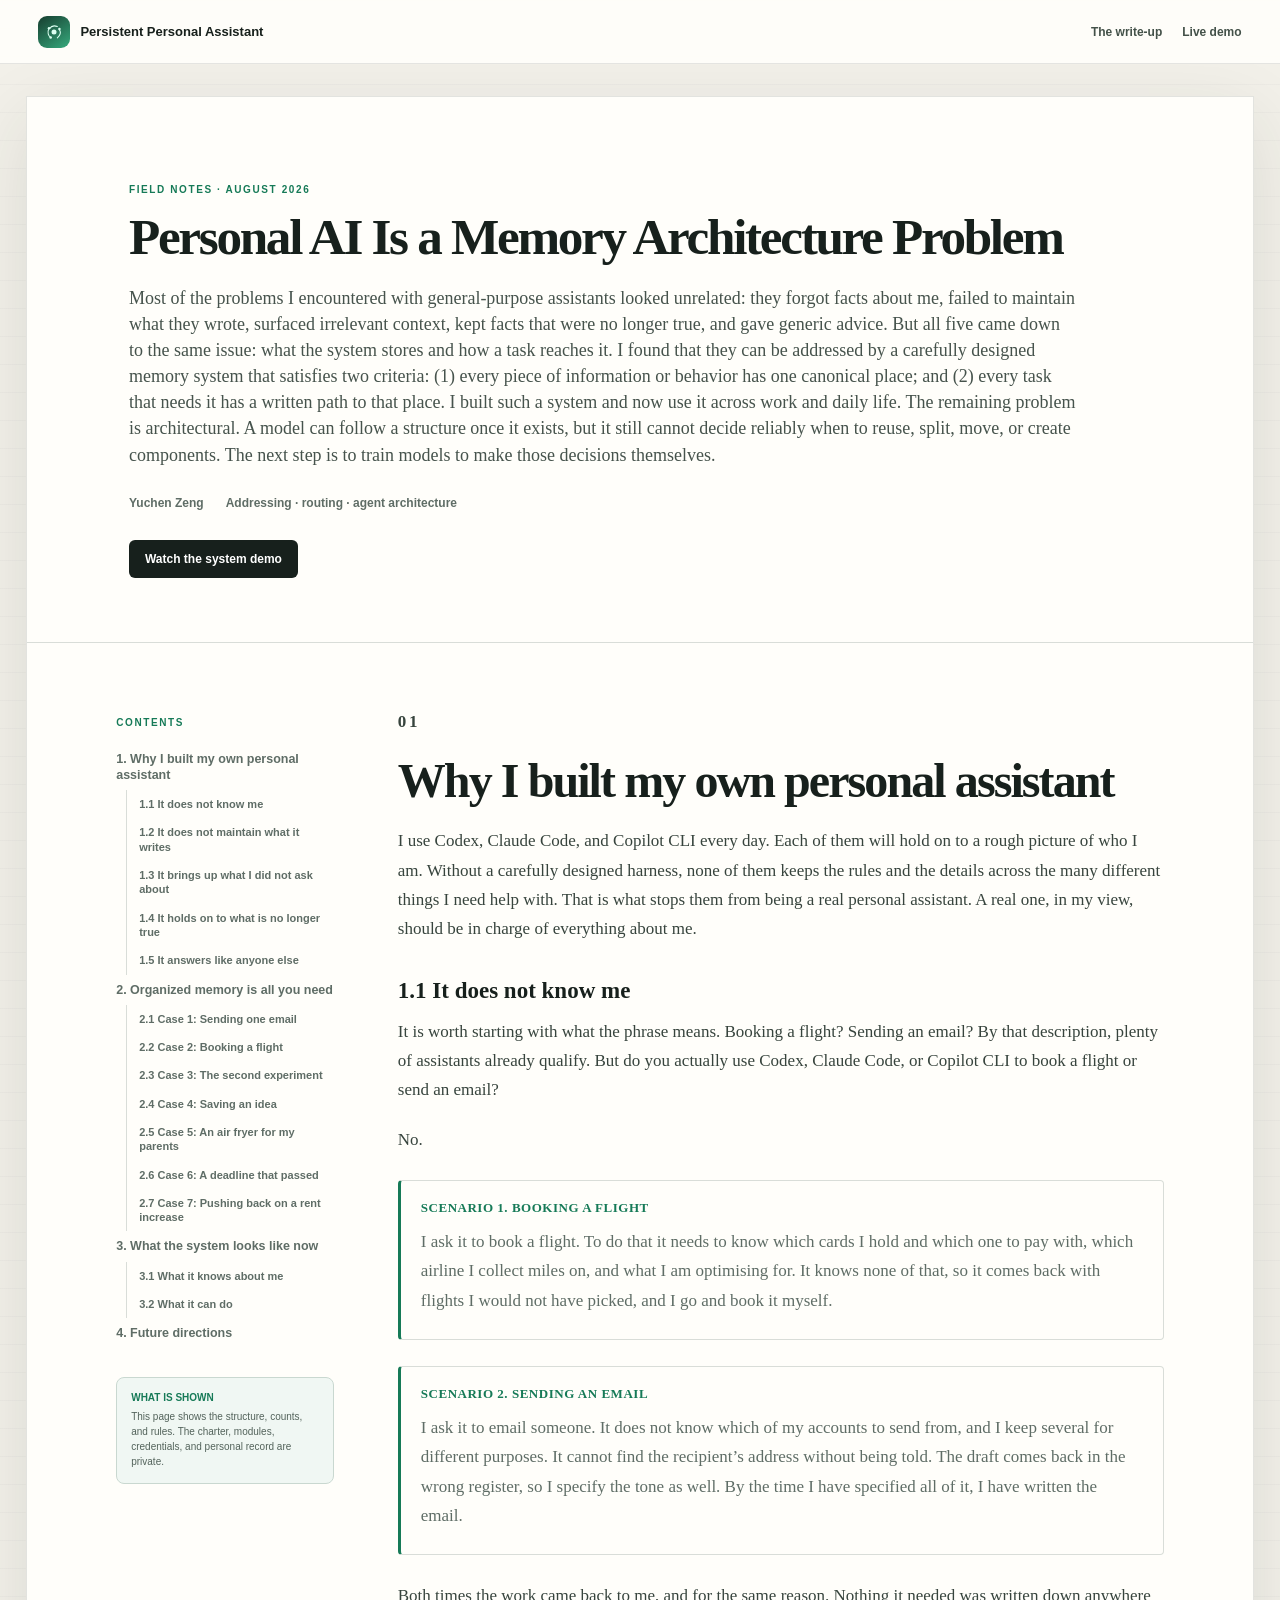
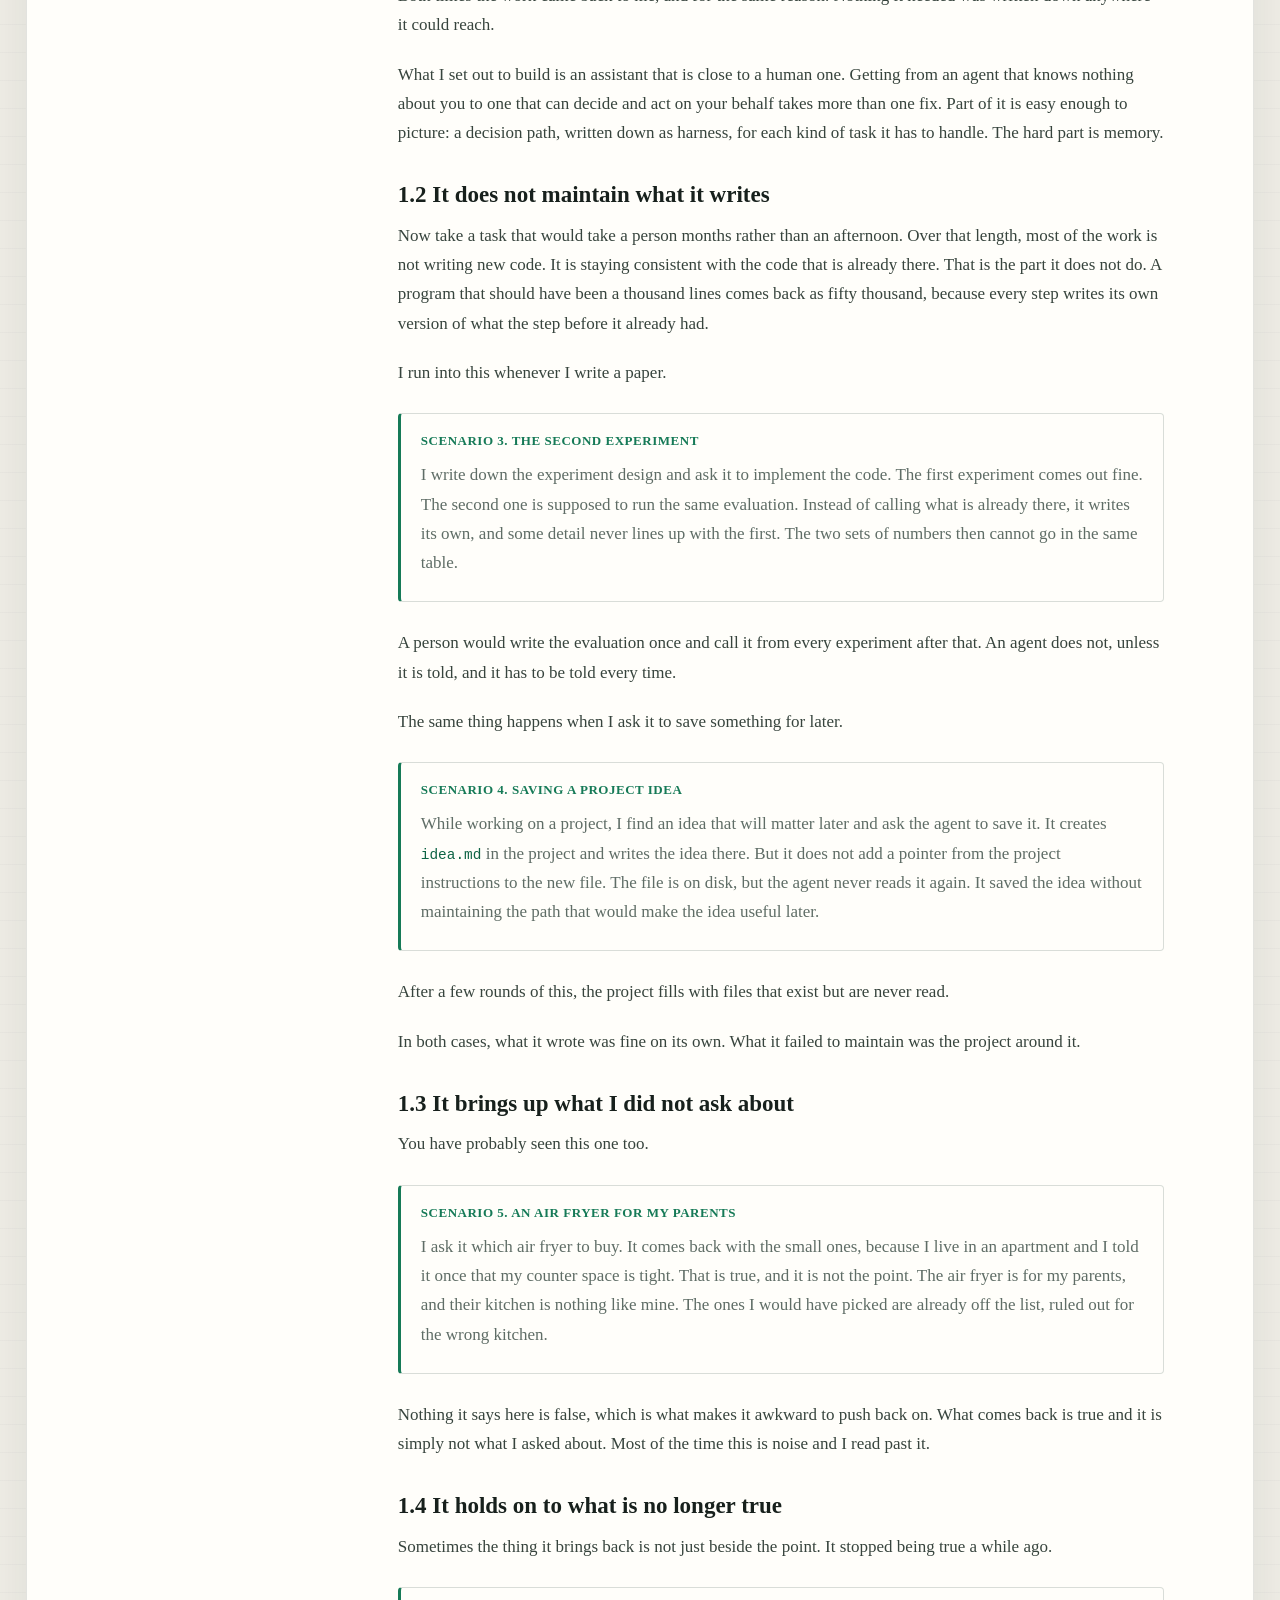
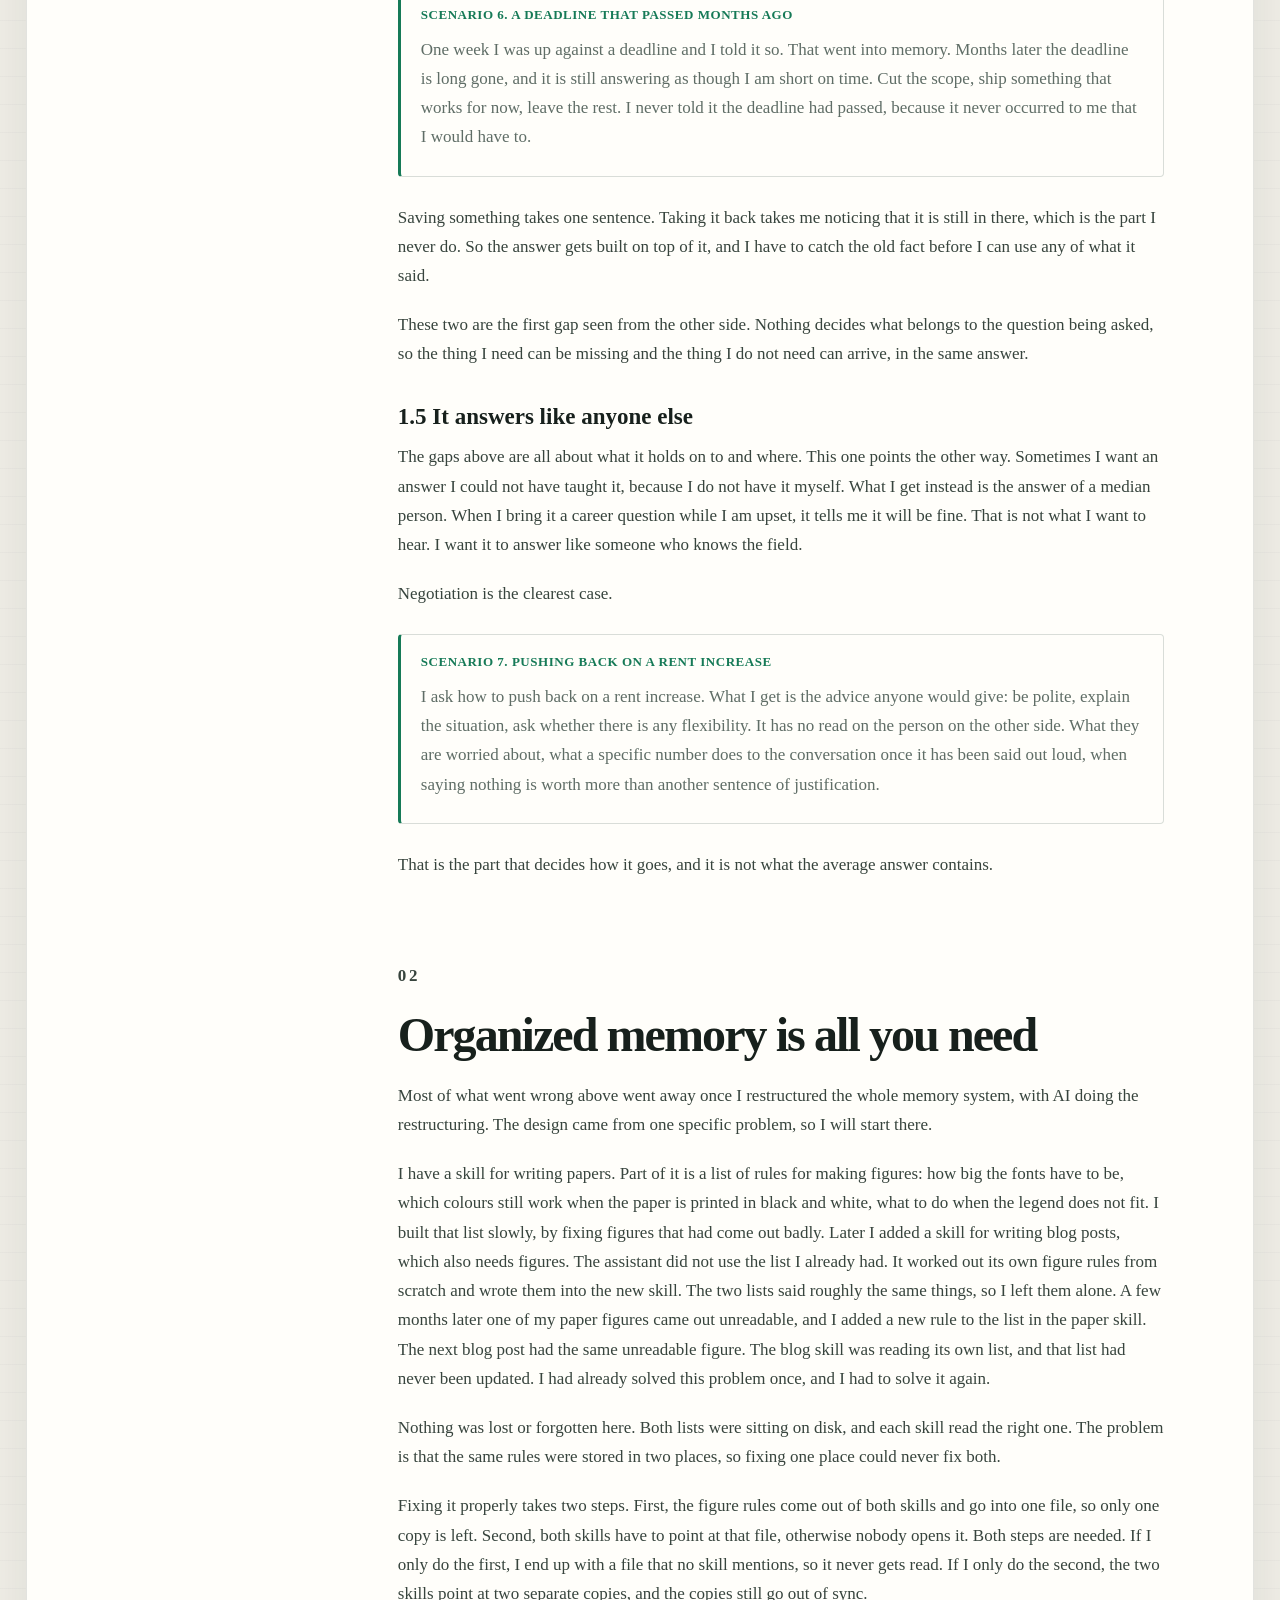
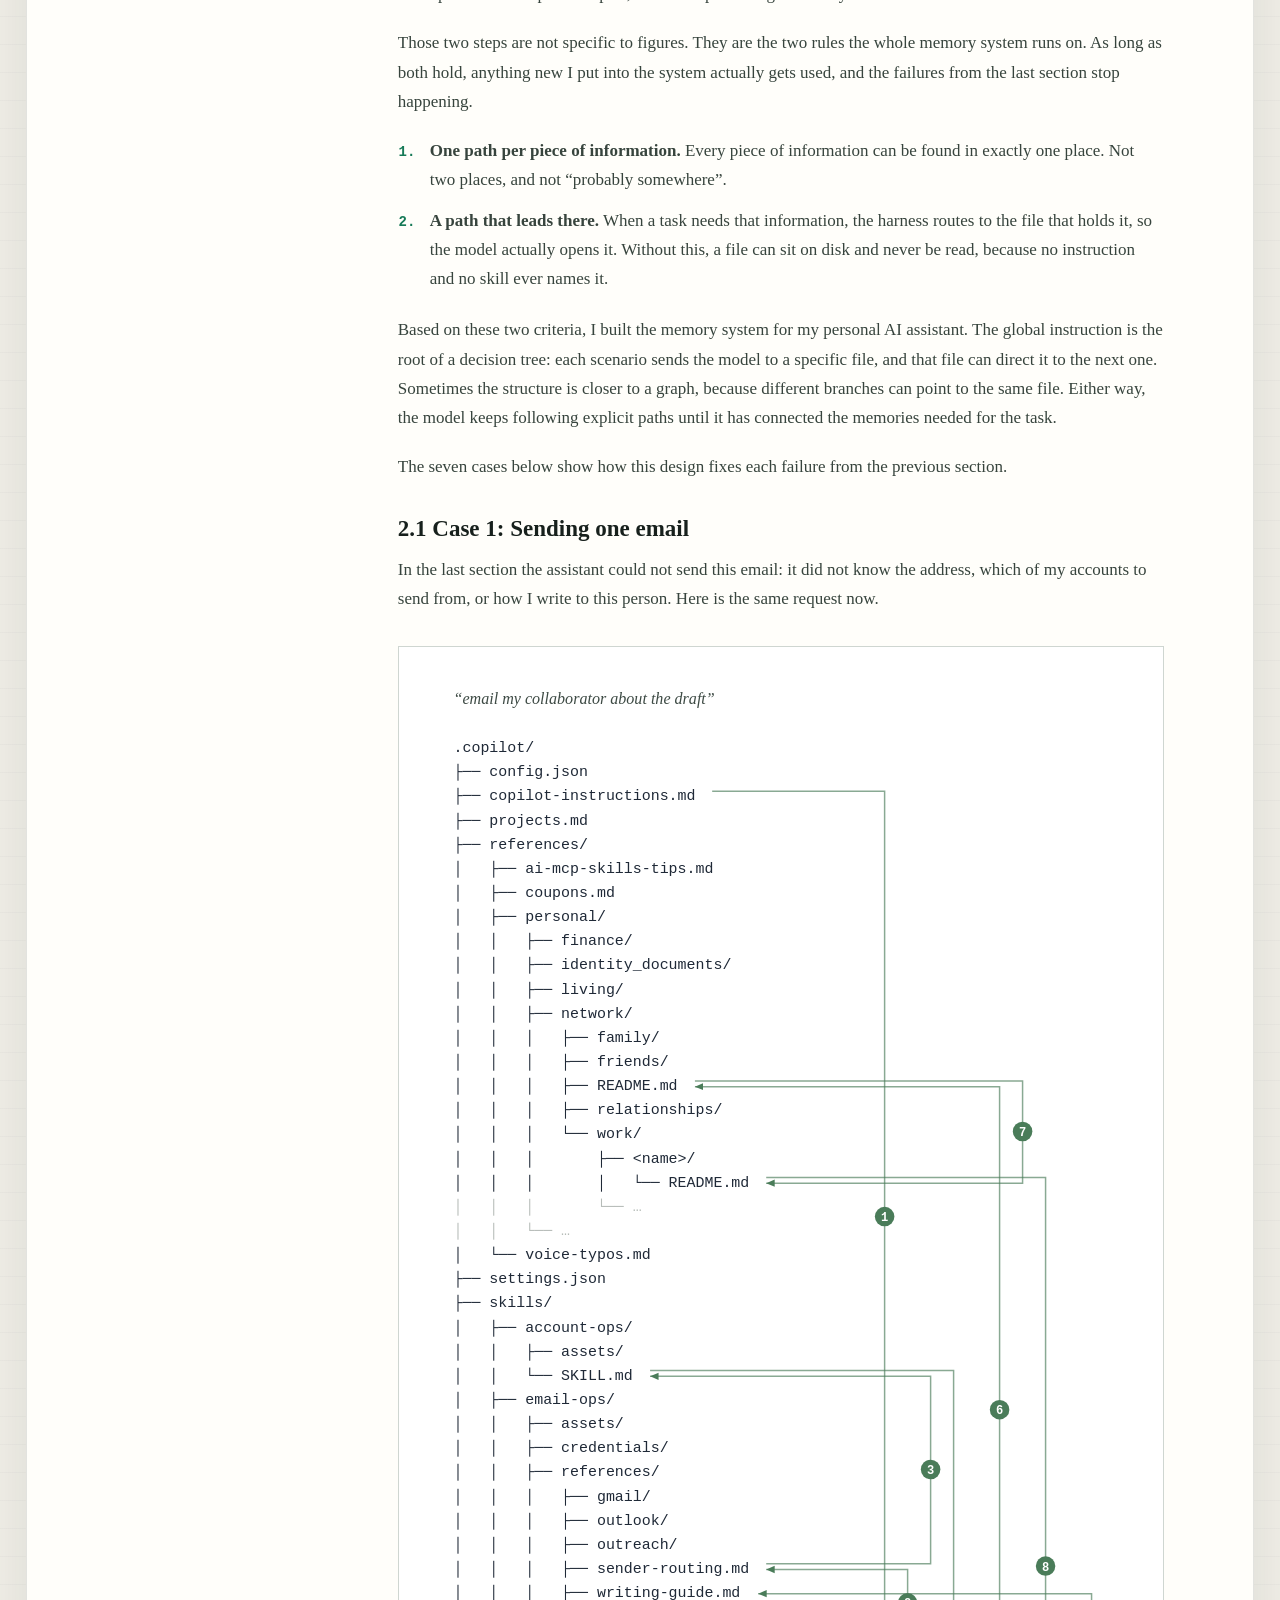
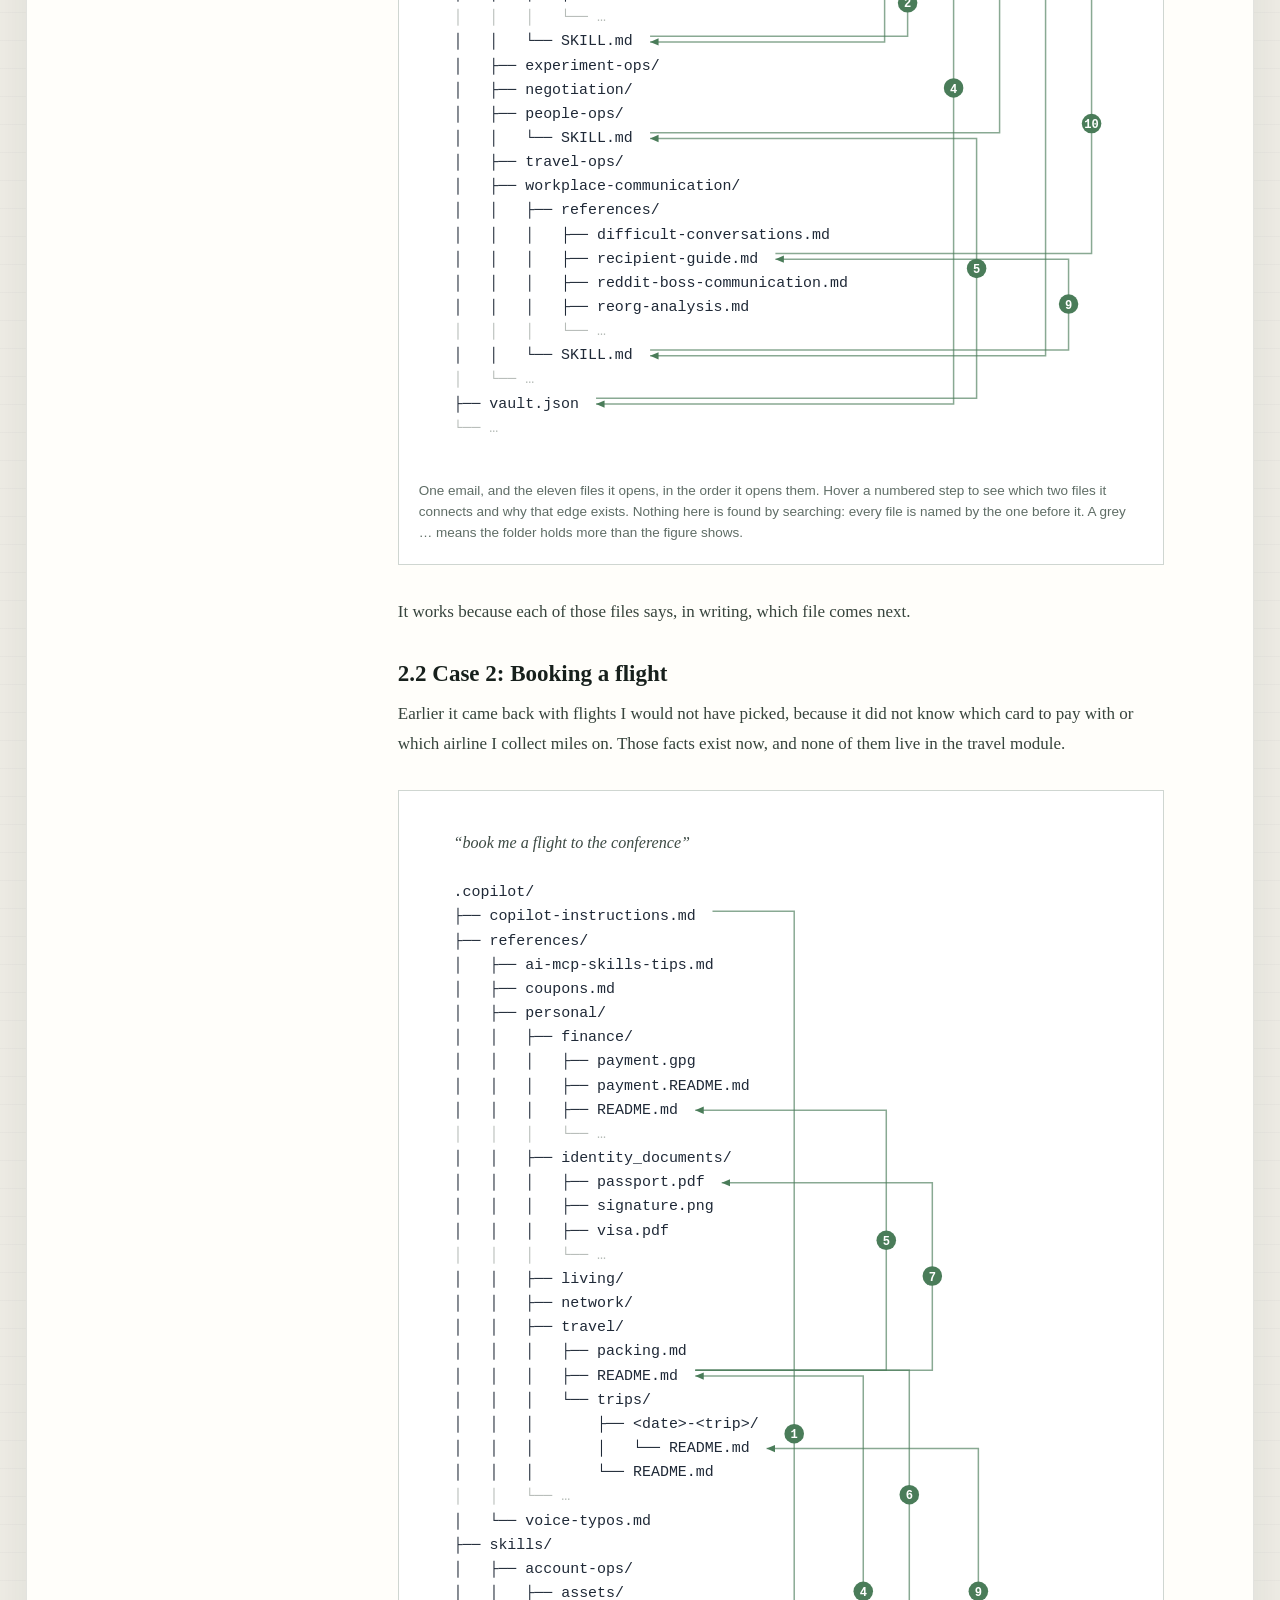
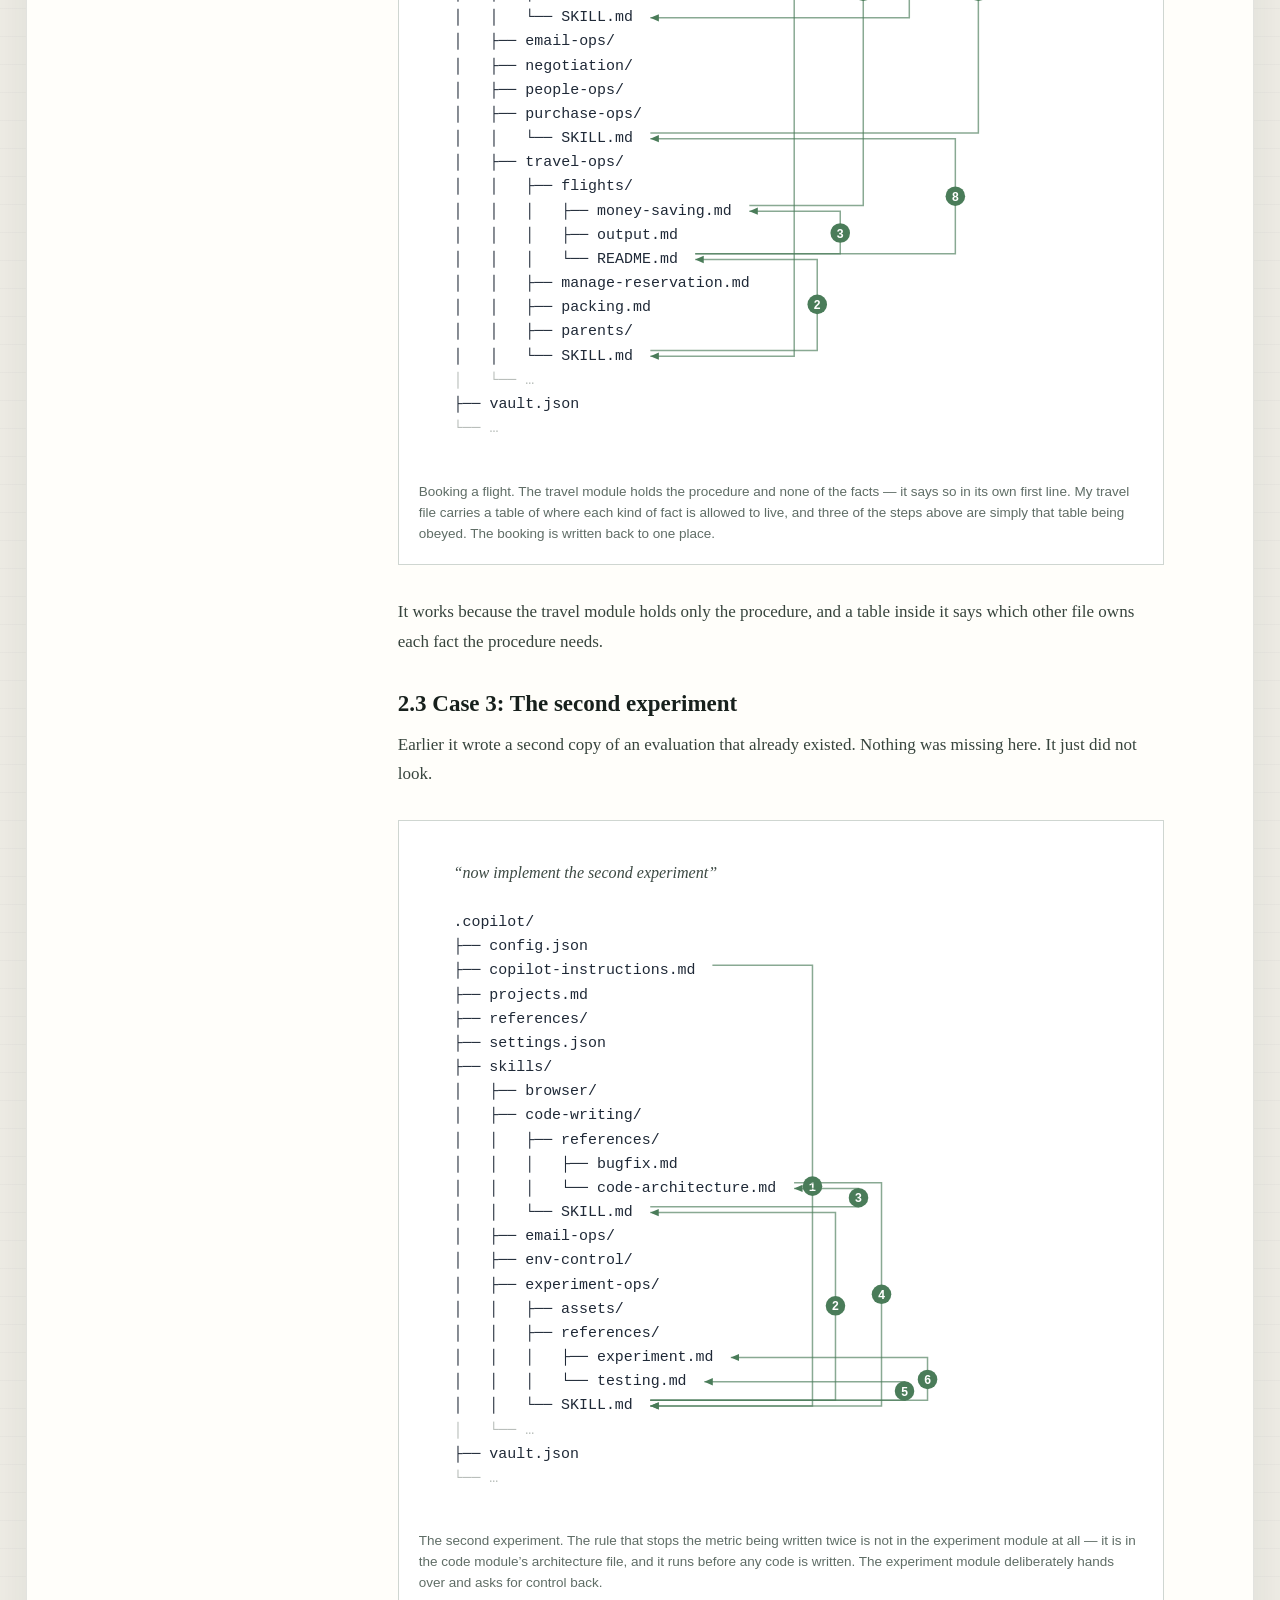
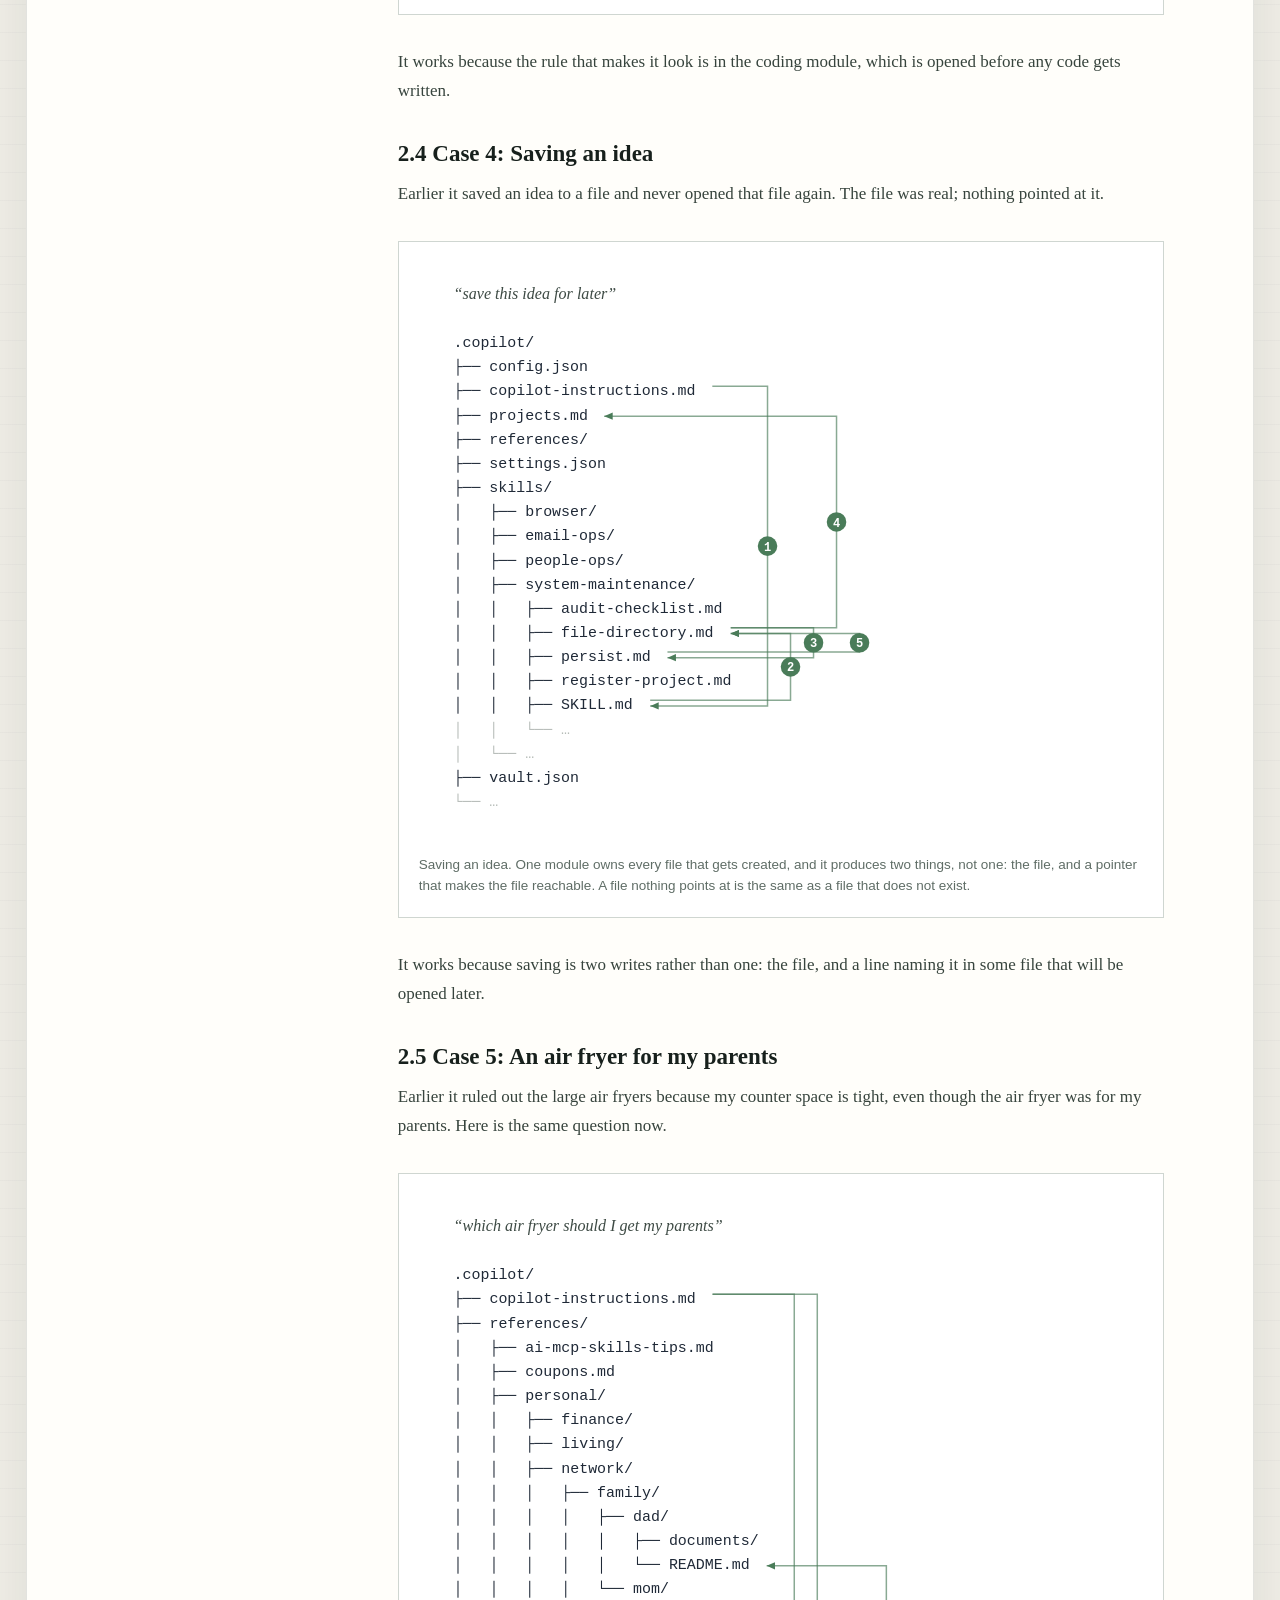
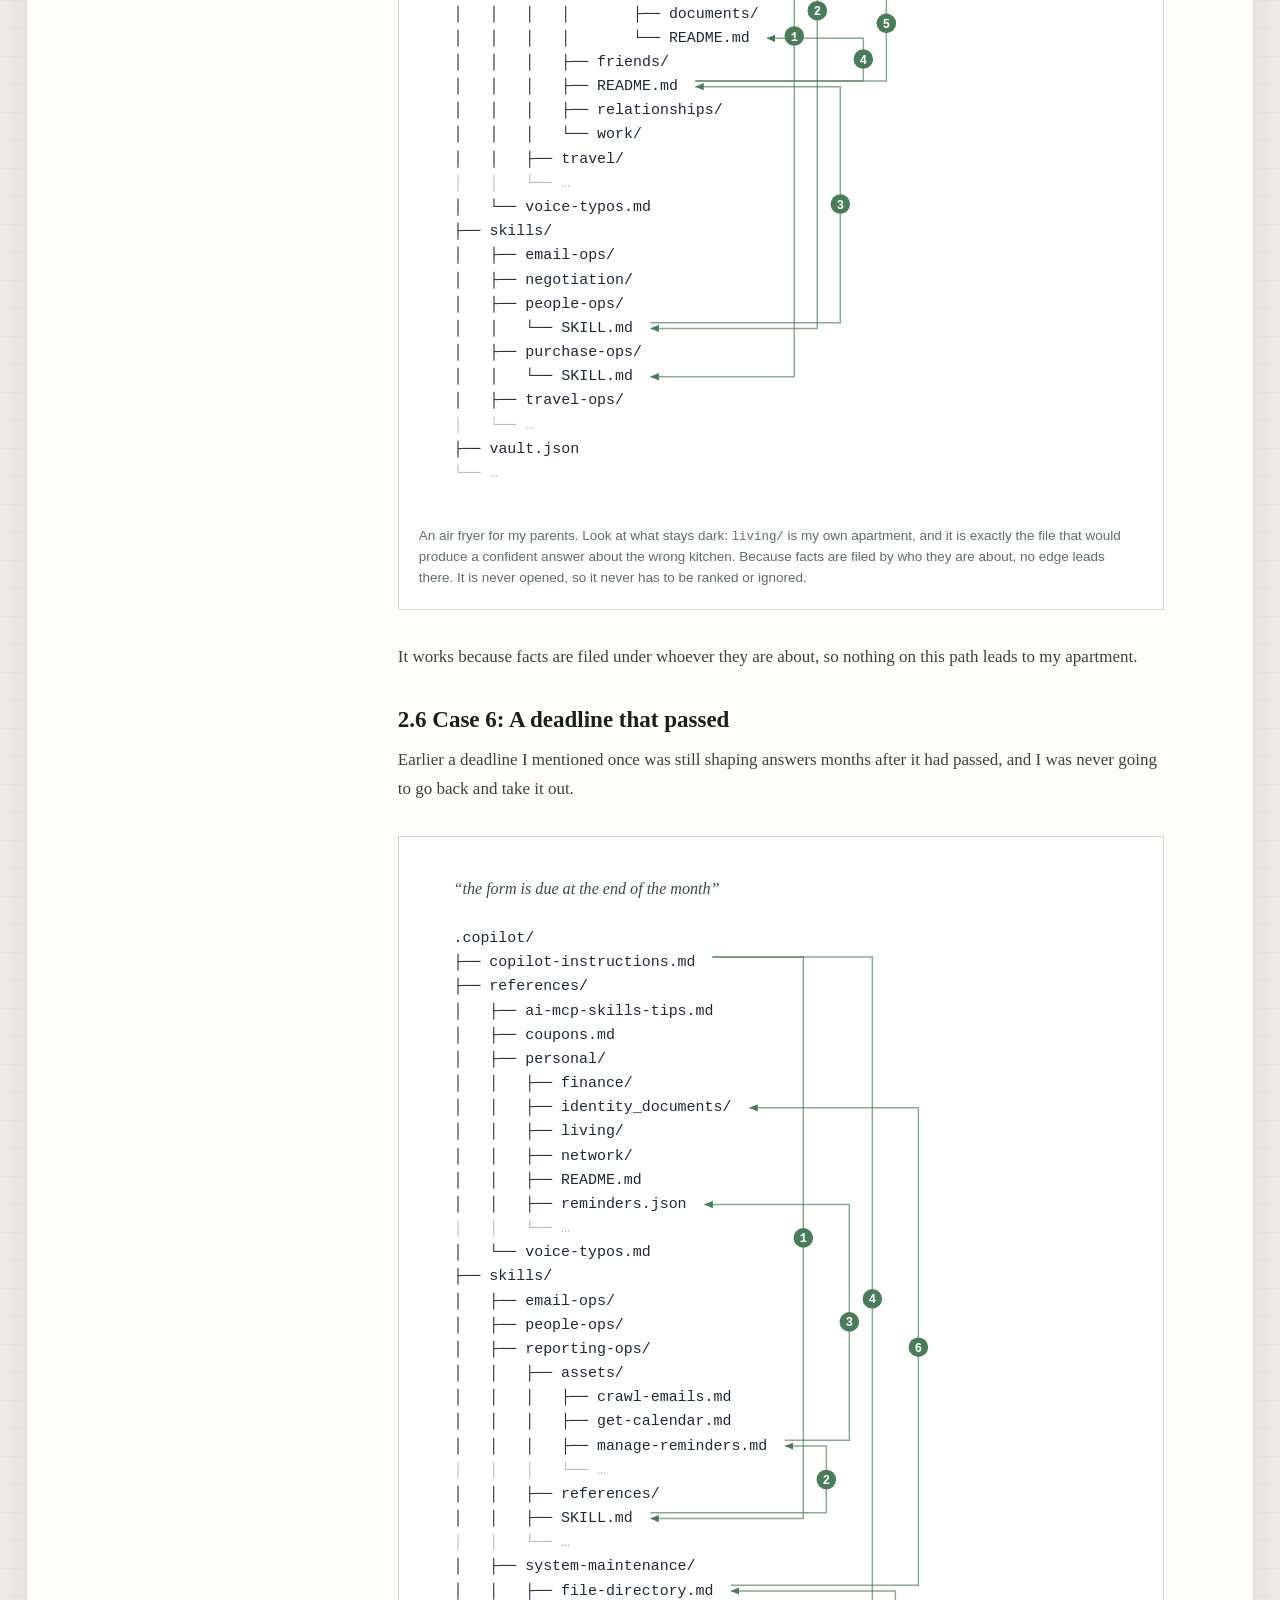
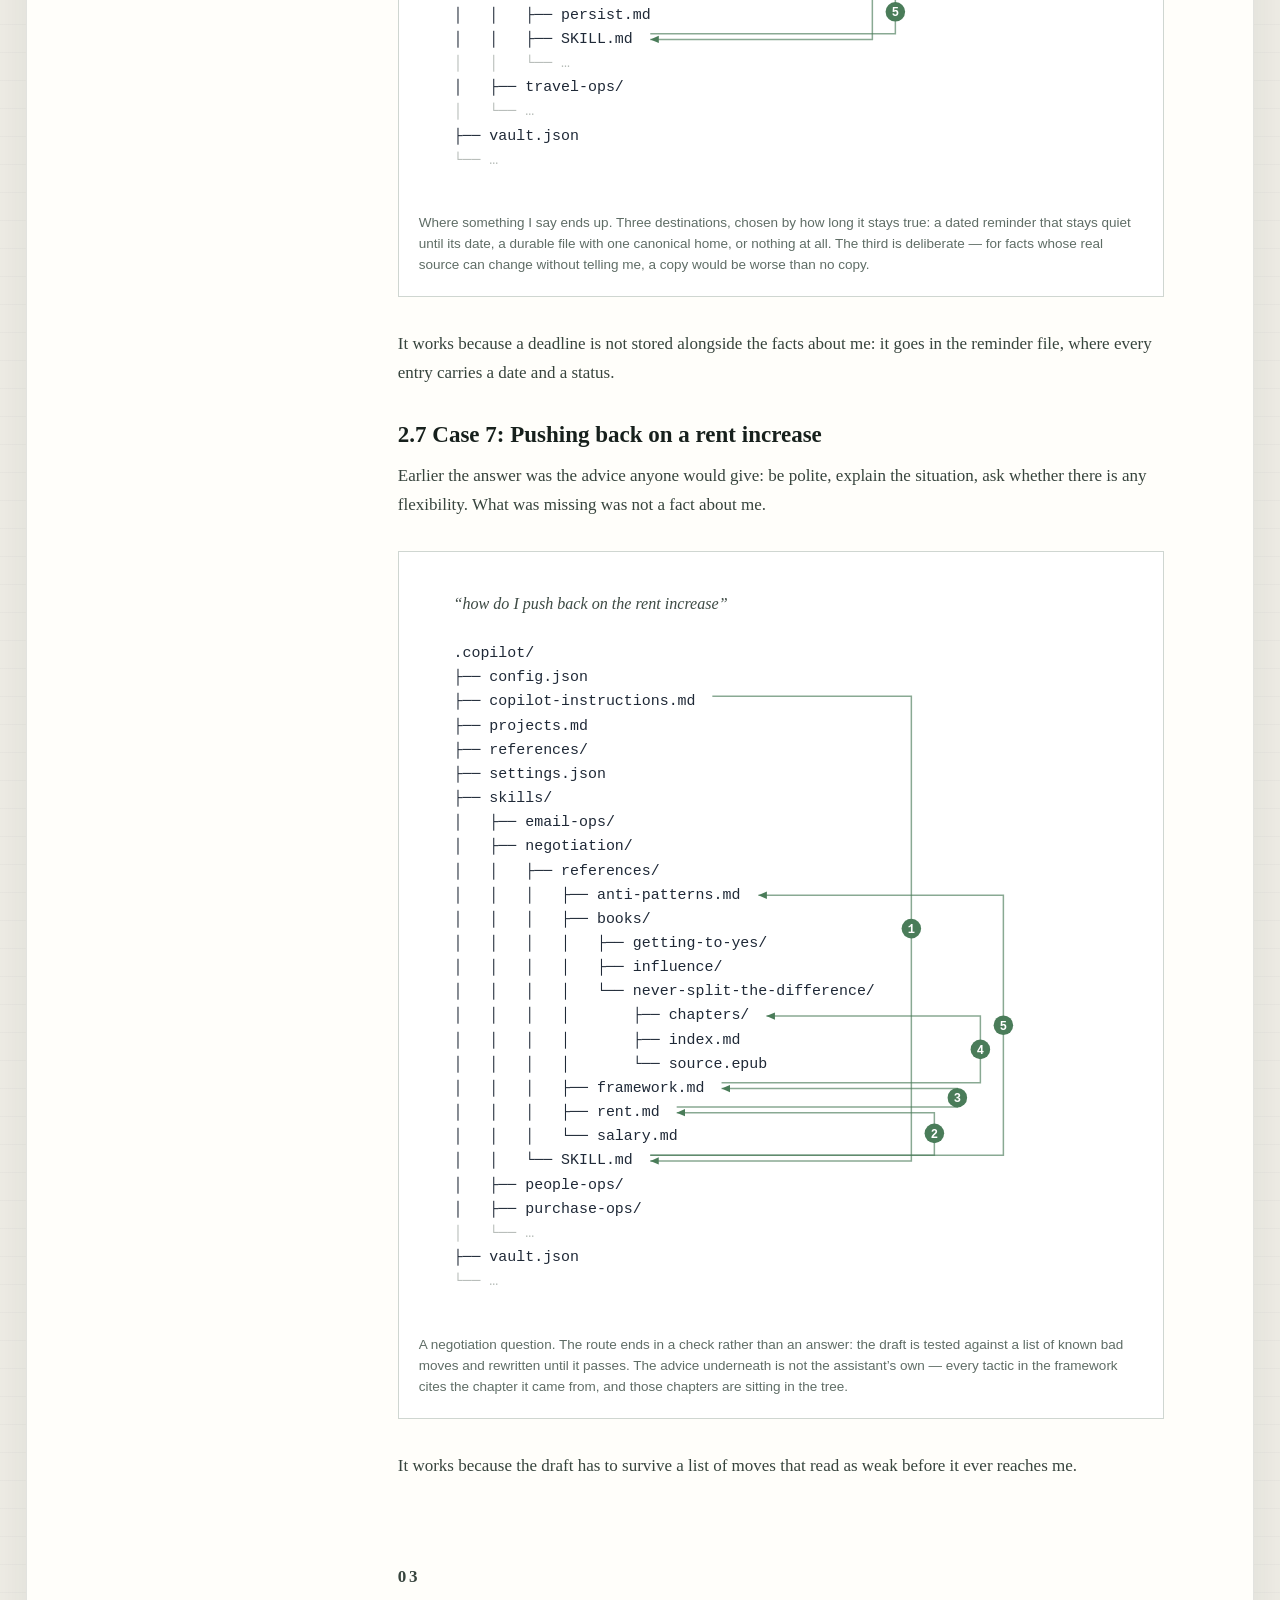
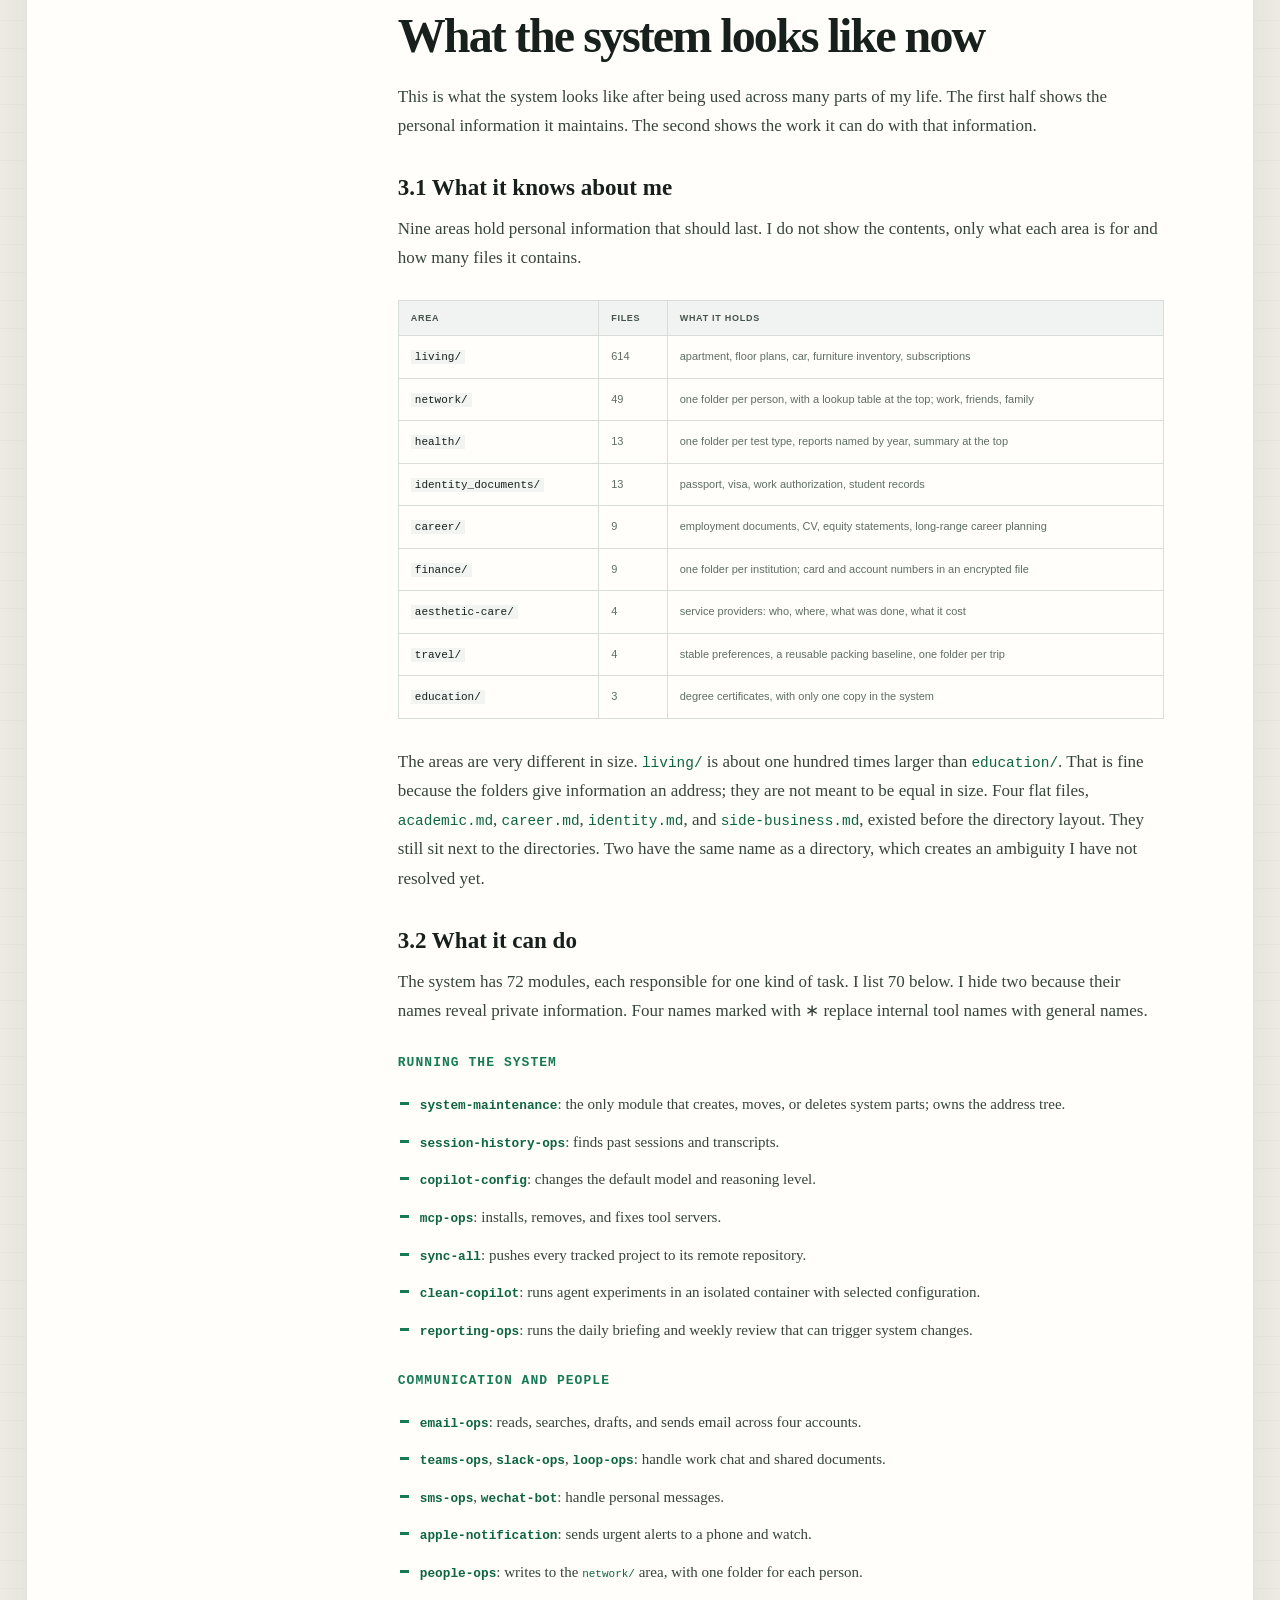
<file: docs/index.html>
<!doctype html>
<html lang="en">
  <head>
    <meta charset="utf-8">
    <meta name="viewport" content="width=device-width, initial-scale=1">
    <meta
      name="description"
      content="Most failures of general-purpose assistants can be addressed by a memory system with one canonical place for each piece and a written path from every task that needs it."
    >
    <title>Personal AI Is a Memory Architecture Problem</title>
    <link rel="icon" href="data:,">
    <link rel="stylesheet" href="doc.css?v=17">
  </head>
  <body>
    <header class="site-header">
      <a class="brand" href="./">
        <svg viewBox="0 0 48 48" aria-hidden="true">
          <path d="M13 16C17 10 25 8 32 11M37 18C41 25 38 33 32 38M16 37C10 33 8 24 11 18"></path>
          <circle cx="24" cy="24" r="6"></circle>
          <circle cx="12" cy="15" r="3"></circle>
          <circle cx="37" cy="17" r="3"></circle>
          <circle cx="16" cy="37" r="3"></circle>
        </svg>
        <span>Persistent Personal Assistant</span>
      </a>
      <nav aria-label="Project links">
        <a href="#article">The write-up</a>
        <a href="./demo.html">Live demo</a>
      </nav>
    </header>

    <main id="article">
      <article class="paper">
        <header class="paper-header">
          <p class="eyebrow">FIELD NOTES &middot; AUGUST 2026</p>
          <h1>Personal AI Is a Memory Architecture Problem</h1>
          <p class="dek">
            Most of the problems I encountered with general-purpose assistants
            looked unrelated: they forgot facts about me, failed to maintain
            what they wrote, surfaced irrelevant context, kept facts that were
            no longer true, and gave generic advice. But all five came down to
            the same issue: what the system stores and how a task reaches it. I
            found that they can be addressed by a carefully designed memory
            system that satisfies two criteria: (1) every piece of information
            or behavior has one canonical place; and (2) every task that needs
            it has a written path to that place. I built such a system and now
            use it across work and daily life. The remaining problem is
            architectural. A model can follow a structure once it exists, but
            it still cannot decide reliably when to reuse, split, move, or
            create components. The next step is to train models to make those
            decisions themselves.
          </p>
          <div class="paper-meta">
            <span>Yuchen Zeng</span>
            <span>Addressing &middot; routing &middot; agent architecture</span>
          </div>
          <div class="paper-actions">
            <a class="primary-action" href="./demo.html">Watch the system demo</a>
          </div>
        </header>

        <div class="paper-layout">
          <aside class="table-of-contents">
            <p>CONTENTS</p>
            <nav aria-label="Article sections">
              <a href="#shortfalls">1. Why I built my own personal assistant</a>
              <a class="toc-sub" href="#shortfalls">1.1 It does not know me</a>
              <a class="toc-sub" href="#shortfalls">1.2 It does not maintain what it writes</a>
              <a class="toc-sub" href="#shortfalls">1.3 It brings up what I did not ask about</a>
              <a class="toc-sub" href="#shortfalls">1.4 It holds on to what is no longer true</a>
              <a class="toc-sub" href="#shortfalls">1.5 It answers like anyone else</a>
              <a href="#approach">2. Organized memory is all you need</a>
              <a class="toc-sub" href="#approach">2.1 Case 1: Sending one email</a>
              <a class="toc-sub" href="#approach">2.2 Case 2: Booking a flight</a>
              <a class="toc-sub" href="#approach">2.3 Case 3: The second experiment</a>
              <a class="toc-sub" href="#approach">2.4 Case 4: Saving an idea</a>
              <a class="toc-sub" href="#approach">2.5 Case 5: An air fryer for my parents</a>
              <a class="toc-sub" href="#approach">2.6 Case 6: A deadline that passed</a>
              <a class="toc-sub" href="#approach">2.7 Case 7: Pushing back on a rent increase</a>
              <a href="#system">3. What the system looks like now</a>
              <a class="toc-sub" href="#system">3.1 What it knows about me</a>
              <a class="toc-sub" href="#system">3.2 What it can do</a>
              <a href="#future">4. Future directions</a>
            </nav>
            <div class="implementation-note">
              <strong>What is shown</strong>
              <span>
                This page shows the structure, counts, and rules. The charter,
                modules, credentials, and personal record are private.
              </span>
            </div>
          </aside>

          <div class="paper-body">
            <section id="shortfalls">
              <p class="section-number">01</p>
              <h2>Why I built my own personal assistant</h2>

              <p>
                I use Codex, Claude Code, and Copilot CLI every day. Each of
                them will hold on to a rough picture of who I am. Without a
                carefully designed harness, none of them keeps the rules and
                the details across the many different things I need help with.
                That is what stops them from being a real personal assistant. A
                real one, in my view, should be in charge of everything about
                me.
              </p>

              <h3>1.1 It does not know me</h3>

              <p>
                It is worth starting with what the phrase means. Booking a
                flight? Sending an email? By that description, plenty of
                assistants already qualify. But do you actually use Codex,
                Claude Code, or Copilot CLI to book a flight or send an email?
              </p>

              <p>No.</p>

              <div class="scenario-box">
                <p class="scenario-title">Scenario 1. Booking a flight</p>
                <p>
                  I ask it to book a flight. To do that it needs to know which
                  cards I hold and which one to pay with, which airline I
                  collect miles on, and what I am optimising for. It knows none
                  of that, so it comes back with flights I would not have
                  picked, and I go and book it myself.
                </p>
              </div>

              <div class="scenario-box">
                <p class="scenario-title">Scenario 2. Sending an email</p>
                <p>
                  I ask it to email someone. It does not know which of my
                  accounts to send from, and I keep several for different
                  purposes. It cannot find the recipient&rsquo;s address without
                  being told. The draft comes back in the wrong register, so I
                  specify the tone as well. By the time I have specified all of
                  it, I have written the email.
                </p>
              </div>

              <p>
                Both times the work came back to me, and for the same reason.
                Nothing it needed was written down anywhere it could reach.
              </p>

              <p>
                What I set out to build is an assistant that is close to a human
                one. Getting from an agent that knows nothing about you to one
                that can decide and act on your behalf takes more than one fix.
                Part of it is easy enough to picture: a decision path, written
                down as harness, for each kind of task it has to handle. The
                hard part is memory.
              </p>

              <h3>1.2 It does not maintain what it writes</h3>

              <p>
                Now take a task that would take a person months rather than an
                afternoon. Over that length, most of the work is not writing new
                code. It is staying consistent with the code that is already
                there. That is the part it does not do. A program that should
                have been a thousand lines comes back as fifty thousand, because
                every step writes its own version of what the step before it
                already had.
              </p>

              <p>I run into this whenever I write a paper.</p>

              <div class="scenario-box">
                <p class="scenario-title">Scenario 3. The second experiment</p>
                <p>
                  I write down the experiment design and ask it to implement the
                  code. The first experiment comes out fine. The second one is
                  supposed to run the same evaluation. Instead of calling what is
                  already there, it writes its own, and some detail never lines
                  up with the first. The two sets of numbers then cannot go in
                  the same table.
                </p>
              </div>

              <p>
                A person would write the evaluation once and call it from every
                experiment after that. An agent does not, unless it is told, and
                it has to be told every time.
              </p>

              <p>The same thing happens when I ask it to save something for later.</p>

              <div class="scenario-box">
                <p class="scenario-title">Scenario 4. Saving a project idea</p>
                <p>
                  While working on a project, I find an idea that will matter
                  later and ask the agent to save it. It creates
                  <code>idea.md</code> in the project and writes the idea there.
                  But it does not add a pointer from the project instructions to
                  the new file. The file is on disk, but the agent never reads it
                  again. It saved the idea without maintaining the path that
                  would make the idea useful later.
                </p>
              </div>

              <p>
                After a few rounds of this, the project fills with files that
                exist but are never read.
              </p>

              <p>
                In both cases, what it wrote was fine on its own. What it failed
                to maintain was the project around it.
              </p>

              <h3>1.3 It brings up what I did not ask about</h3>

              <p>You have probably seen this one too.</p>

              <div class="scenario-box">
                <p class="scenario-title">Scenario 5. An air fryer for my parents</p>
                <p>
                  I ask it which air fryer to buy. It comes back with the small
                  ones, because I live in an apartment and I told it once that my
                  counter space is tight. That is true, and it is not the point.
                  The air fryer is for my parents, and their kitchen is nothing
                  like mine. The ones I would have picked are already off the
                  list, ruled out for the wrong kitchen.
                </p>
              </div>

              <p>
                Nothing it says here is false, which is what makes it awkward to
                push back on. What comes back is true and it is simply not what I
                asked about. Most of the time this is noise and I read past it.
              </p>

              <h3>1.4 It holds on to what is no longer true</h3>

              <p>
                Sometimes the thing it brings back is not just beside the point.
                It stopped being true a while ago.
              </p>

              <div class="scenario-box">
                <p class="scenario-title">Scenario 6. A deadline that passed months ago</p>
                <p>
                  One week I was up against a deadline and I told it so. That
                  went into memory. Months later the deadline is long gone, and
                  it is still answering as though I am short on time. Cut the
                  scope, ship something that works for now, leave the rest. I
                  never told it the deadline had passed, because it never
                  occurred to me that I would have to.
                </p>
              </div>

              <p>
                Saving something takes one sentence. Taking it back takes me
                noticing that it is still in there, which is the part I never do.
                So the answer gets built on top of it, and I have to catch the
                old fact before I can use any of what it said.
              </p>

              <p>
                These two are the first gap seen from the other side. Nothing
                decides what belongs to the question being asked, so the thing I
                need can be missing and the thing I do not need can arrive, in
                the same answer.
              </p>

              <h3>1.5 It answers like anyone else</h3>

              <p>
                The gaps above are all about what it holds on to and where. This
                one points the other way. Sometimes I want an answer I could not
                have taught it, because I do not have it myself. What I get
                instead is the answer of a median person. When I bring it a
                career question while I am upset, it tells me it will be fine.
                That is not what I want to hear. I want it to answer like someone
                who knows the field.
              </p>

              <p>Negotiation is the clearest case.</p>

              <div class="scenario-box">
                <p class="scenario-title">Scenario 7. Pushing back on a rent increase</p>
                <p>
                  I ask how to push back on a rent increase. What I get is the
                  advice anyone would give: be polite, explain the situation, ask
                  whether there is any flexibility. It has no read on the person
                  on the other side. What they are worried about, what a specific
                  number does to the conversation once it has been said out loud,
                  when saying nothing is worth more than another sentence of
                  justification.
                </p>
              </div>

              <p>
                That is the part that decides how it goes, and it is not what the
                average answer contains.
              </p>

            </section>
            <section id="approach">
              <p class="section-number">02</p>
              <h2>Organized memory is all you need</h2>

              <p>
                Most of what went wrong above went away once I restructured the
                whole memory system, with AI doing the restructuring. The design
                came from one specific problem, so I will start there.
              </p>

              <p>
                I have a skill for writing papers. Part of it is a list of rules
                for making figures: how big the fonts have to be, which colours
                still work when the paper is printed in black and white, what to
                do when the legend does not fit. I built that list slowly, by
                fixing figures that had come out badly.
                Later I added a skill for writing blog posts, which also needs
                figures. The assistant did not use the list I already had. It
                worked out its own figure rules from scratch and wrote them into
                the new skill. The two lists said roughly the same things, so I
                left them alone.
                A few months later one of my paper figures came out unreadable,
                and I added a new rule to the list in the paper skill. The next
                blog post had the same unreadable figure. The blog skill was
                reading its own list, and that list had never been updated. I had
                already solved this problem once, and I had to solve it again.
              </p>

              <p>
                Nothing was lost or forgotten here. Both lists were sitting on
                disk, and each skill read the right one. The problem is that the
                same rules were stored in two places, so fixing one place could
                never fix both.
              </p>

              <p>
                Fixing it properly takes two steps. First, the figure rules come
                out of both skills and go into one file, so only one copy is
                left. Second, both skills have to point at that file, otherwise
                nobody opens it. Both steps are needed. If I only do the first, I
                end up with a file that no skill mentions, so it never gets read.
                If I only do the second, the two skills point at two separate
                copies, and the copies still go out of sync.
              </p>

              <p>
                Those two steps are not specific to figures. They are the two
                rules the whole memory system runs on. As long as both hold,
                anything new I put into the system actually gets used, and the
                failures from the last section stop happening.
              </p>

              <ol>
                <li>
                  <strong>One path per piece of information.</strong> Every piece
                  of information can be found in exactly one place. Not two
                  places, and not &ldquo;probably somewhere&rdquo;.
                </li>
                <li>
                  <strong>A path that leads there.</strong> When a task needs that
                  information, the harness routes to the file that holds it, so
                  the model actually opens it. Without this, a file can sit on
                  disk and never be read, because no instruction and no skill
                  ever names it.
                </li>
              </ol>

              <p>
                Based on these two criteria, I built the memory system for my
                personal AI assistant. The global instruction is the root of a
                decision tree: each scenario sends the model to a specific
                file, and that file can direct it to the next one. Sometimes the
                structure is closer to a graph, because different branches can
                point to the same file. Either way, the model keeps following
                explicit paths until it has connected the memories needed for
                the task.
              </p>

              <p>
                The seven cases below show how this design fixes each failure
                from the previous section.
              </p>

              <h3>2.1 Case 1: Sending one email</h3>

              <p>
                In the last section the assistant could not send this email:
                it did not know the address, which of my accounts to send
                from, or how I write to this person. Here is the same request
                now.
              </p>
              <!--TRACE:email-->
<figure class="system-figure trace-figure">
<div class="trace" data-trace="email"><div class="trace-tip" role="status"></div>
<svg class="trace-map" viewBox="0 0 628 1218" style="max-width:722px" role="img" aria-label="File tree traced by a single email request">
<defs><marker id="tr-email" viewBox="0 0 8 8" refX="7" refY="4" markerWidth="6.5" markerHeight="6.5" orient="auto-start-reverse"><path d="M0 1L7 4L0 7z"/></marker><marker id="tr-email-on" viewBox="0 0 8 8" refX="7" refY="4" markerWidth="6.5" markerHeight="6.5" orient="auto-start-reverse"><path d="M0 1L7 4L0 7z"/></marker></defs>
<text class="trace-prompt" x="30" y="32">&#8220;email my collaborator about the draft&#8221;</text>
<g class="trow" data-row="0"><rect class="thl" x="21" y="60" width="88" height="19" rx="3"/><rect class="tbox" x="23" y="60" width="84" height="19" rx="3"/><text x="30" y="74" xml:space="preserve">.copilot/</text></g>
<g class="trow" data-row="1"><rect class="thl" x="21" y="81" width="135" height="19" rx="3"/><rect class="tbox" x="54" y="81" width="100" height="19" rx="3"/><text x="30" y="95" xml:space="preserve">├── config.json</text></g>
<g class="trow" data-row="2"><rect class="thl" x="21" y="102" width="229" height="19" rx="3"/><rect class="tbox" x="54" y="102" width="194" height="19" rx="3"/><text x="30" y="116" xml:space="preserve">├── copilot-instructions.md</text></g>
<g class="trow" data-row="3"><rect class="thl" x="21" y="123" width="135" height="19" rx="3"/><rect class="tbox" x="54" y="123" width="100" height="19" rx="3"/><text x="30" y="137" xml:space="preserve">├── projects.md</text></g>
<g class="trow" data-row="4"><rect class="thl" x="21" y="144" width="135" height="19" rx="3"/><rect class="tbox" x="54" y="144" width="100" height="19" rx="3"/><text x="30" y="158" xml:space="preserve">├── references/</text></g>
<g class="trow" data-row="5"><rect class="thl" x="21" y="165" width="245" height="19" rx="3"/><rect class="tbox" x="86" y="165" width="178" height="19" rx="3"/><text x="30" y="179" xml:space="preserve">│   ├── ai-mcp-skills-tips.md</text></g>
<g class="trow" data-row="6"><rect class="thl" x="21" y="186" width="159" height="19" rx="3"/><rect class="tbox" x="86" y="186" width="92" height="19" rx="3"/><text x="30" y="200" xml:space="preserve">│   ├── coupons.md</text></g>
<g class="trow" data-row="7"><rect class="thl" x="21" y="207" width="151" height="19" rx="3"/><rect class="tbox" x="86" y="207" width="84" height="19" rx="3"/><text x="30" y="221" xml:space="preserve">│   ├── personal/</text></g>
<g class="trow" data-row="8"><rect class="thl" x="21" y="228" width="175" height="19" rx="3"/><rect class="tbox" x="117" y="228" width="77" height="19" rx="3"/><text x="30" y="242" xml:space="preserve">│   │   ├── finance/</text></g>
<g class="trow" data-row="9"><rect class="thl" x="21" y="249" width="261" height="19" rx="3"/><rect class="tbox" x="117" y="249" width="163" height="19" rx="3"/><text x="30" y="263" xml:space="preserve">│   │   ├── identity_documents/</text></g>
<g class="trow" data-row="10"><rect class="thl" x="21" y="270" width="167" height="19" rx="3"/><rect class="tbox" x="117" y="270" width="69" height="19" rx="3"/><text x="30" y="284" xml:space="preserve">│   │   ├── living/</text></g>
<g class="trow" data-row="11"><rect class="thl" x="21" y="291" width="175" height="19" rx="3"/><rect class="tbox" x="117" y="291" width="77" height="19" rx="3"/><text x="30" y="305" xml:space="preserve">│   │   ├── network/</text></g>
<g class="trow" data-row="12"><rect class="thl" x="21" y="312" width="198" height="19" rx="3"/><rect class="tbox" x="148" y="312" width="69" height="19" rx="3"/><text x="30" y="326" xml:space="preserve">│   │   │   ├── family/</text></g>
<g class="trow" data-row="13"><rect class="thl" x="21" y="333" width="206" height="19" rx="3"/><rect class="tbox" x="148" y="333" width="77" height="19" rx="3"/><text x="30" y="347" xml:space="preserve">│   │   │   ├── friends/</text></g>
<g class="trow" data-row="14"><rect class="thl" x="21" y="354" width="214" height="19" rx="3"/><rect class="tbox" x="148" y="354" width="84" height="19" rx="3"/><text x="30" y="368" xml:space="preserve">│   │   │   ├── README.md</text></g>
<g class="trow" data-row="15"><rect class="thl" x="21" y="375" width="253" height="19" rx="3"/><rect class="tbox" x="148" y="375" width="124" height="19" rx="3"/><text x="30" y="389" xml:space="preserve">│   │   │   ├── relationships/</text></g>
<g class="trow" data-row="16"><rect class="thl" x="21" y="396" width="182" height="19" rx="3"/><rect class="tbox" x="148" y="396" width="53" height="19" rx="3"/><text x="30" y="410" xml:space="preserve">│   │   │   └── work/</text></g>
<g class="trow" data-row="17"><rect class="thl" x="21" y="417" width="229" height="19" rx="3"/><rect class="tbox" x="180" y="417" width="69" height="19" rx="3"/><text x="30" y="431" xml:space="preserve">│   │   │       ├── &lt;name&gt;/</text></g>
<g class="trow" data-row="18"><rect class="thl" x="21" y="438" width="276" height="19" rx="3"/><rect class="tbox" x="211" y="438" width="84" height="19" rx="3"/><text x="30" y="452" xml:space="preserve">│   │   │       │   └── README.md</text></g>
<g class="trow tell" data-row="19"><rect class="thl" x="21" y="459" width="182" height="19" rx="3"/><rect class="tbox" x="180" y="459" width="22" height="19" rx="3"/><text x="30" y="473" xml:space="preserve">│   │   │       └── …</text></g>
<g class="trow tell" data-row="20"><rect class="thl" x="21" y="480" width="120" height="19" rx="3"/><rect class="tbox" x="117" y="480" width="22" height="19" rx="3"/><text x="30" y="494" xml:space="preserve">│   │   └── …</text></g>
<g class="trow" data-row="21"><rect class="thl" x="21" y="501" width="190" height="19" rx="3"/><rect class="tbox" x="86" y="501" width="124" height="19" rx="3"/><text x="30" y="515" xml:space="preserve">│   └── voice-typos.md</text></g>
<g class="trow" data-row="22"><rect class="thl" x="21" y="522" width="151" height="19" rx="3"/><rect class="tbox" x="54" y="522" width="116" height="19" rx="3"/><text x="30" y="536" xml:space="preserve">├── settings.json</text></g>
<g class="trow" data-row="23"><rect class="thl" x="21" y="543" width="104" height="19" rx="3"/><rect class="tbox" x="54" y="543" width="69" height="19" rx="3"/><text x="30" y="557" xml:space="preserve">├── skills/</text></g>
<g class="trow" data-row="24"><rect class="thl" x="21" y="564" width="175" height="19" rx="3"/><rect class="tbox" x="86" y="564" width="108" height="19" rx="3"/><text x="30" y="578" xml:space="preserve">│   ├── account-ops/</text></g>
<g class="trow" data-row="25"><rect class="thl" x="21" y="585" width="167" height="19" rx="3"/><rect class="tbox" x="117" y="585" width="69" height="19" rx="3"/><text x="30" y="599" xml:space="preserve">│   │   ├── assets/</text></g>
<g class="trow" data-row="26"><rect class="thl" x="21" y="606" width="175" height="19" rx="3"/><rect class="tbox" x="117" y="606" width="77" height="19" rx="3"/><text x="30" y="620" xml:space="preserve">│   │   └── SKILL.md</text></g>
<g class="trow" data-row="27"><rect class="thl" x="21" y="627" width="159" height="19" rx="3"/><rect class="tbox" x="86" y="627" width="92" height="19" rx="3"/><text x="30" y="641" xml:space="preserve">│   ├── email-ops/</text></g>
<g class="trow" data-row="28"><rect class="thl" x="21" y="648" width="167" height="19" rx="3"/><rect class="tbox" x="117" y="648" width="69" height="19" rx="3"/><text x="30" y="662" xml:space="preserve">│   │   ├── assets/</text></g>
<g class="trow" data-row="29"><rect class="thl" x="21" y="669" width="206" height="19" rx="3"/><rect class="tbox" x="117" y="669" width="108" height="19" rx="3"/><text x="30" y="683" xml:space="preserve">│   │   ├── credentials/</text></g>
<g class="trow" data-row="30"><rect class="thl" x="21" y="690" width="198" height="19" rx="3"/><rect class="tbox" x="117" y="690" width="100" height="19" rx="3"/><text x="30" y="704" xml:space="preserve">│   │   ├── references/</text></g>
<g class="trow" data-row="31"><rect class="thl" x="21" y="711" width="190" height="19" rx="3"/><rect class="tbox" x="148" y="711" width="61" height="19" rx="3"/><text x="30" y="725" xml:space="preserve">│   │   │   ├── gmail/</text></g>
<g class="trow" data-row="32"><rect class="thl" x="21" y="732" width="206" height="19" rx="3"/><rect class="tbox" x="148" y="732" width="77" height="19" rx="3"/><text x="30" y="746" xml:space="preserve">│   │   │   ├── outlook/</text></g>
<g class="trow" data-row="33"><rect class="thl" x="21" y="753" width="214" height="19" rx="3"/><rect class="tbox" x="148" y="753" width="84" height="19" rx="3"/><text x="30" y="767" xml:space="preserve">│   │   │   ├── outreach/</text></g>
<g class="trow" data-row="34"><rect class="thl" x="21" y="774" width="276" height="19" rx="3"/><rect class="tbox" x="148" y="774" width="147" height="19" rx="3"/><text x="30" y="788" xml:space="preserve">│   │   │   ├── sender-routing.md</text></g>
<g class="trow" data-row="35"><rect class="thl" x="21" y="795" width="269" height="19" rx="3"/><rect class="tbox" x="148" y="795" width="139" height="19" rx="3"/><text x="30" y="809" xml:space="preserve">│   │   │   ├── writing-guide.md</text></g>
<g class="trow tell" data-row="36"><rect class="thl" x="21" y="816" width="151" height="19" rx="3"/><rect class="tbox" x="148" y="816" width="22" height="19" rx="3"/><text x="30" y="830" xml:space="preserve">│   │   │   └── …</text></g>
<g class="trow" data-row="37"><rect class="thl" x="21" y="837" width="175" height="19" rx="3"/><rect class="tbox" x="117" y="837" width="77" height="19" rx="3"/><text x="30" y="851" xml:space="preserve">│   │   └── SKILL.md</text></g>
<g class="trow" data-row="38"><rect class="thl" x="21" y="858" width="198" height="19" rx="3"/><rect class="tbox" x="86" y="858" width="131" height="19" rx="3"/><text x="30" y="872" xml:space="preserve">│   ├── experiment-ops/</text></g>
<g class="trow" data-row="39"><rect class="thl" x="21" y="879" width="175" height="19" rx="3"/><rect class="tbox" x="86" y="879" width="108" height="19" rx="3"/><text x="30" y="893" xml:space="preserve">│   ├── negotiation/</text></g>
<g class="trow" data-row="40"><rect class="thl" x="21" y="900" width="167" height="19" rx="3"/><rect class="tbox" x="86" y="900" width="100" height="19" rx="3"/><text x="30" y="914" xml:space="preserve">│   ├── people-ops/</text></g>
<g class="trow" data-row="41"><rect class="thl" x="21" y="921" width="175" height="19" rx="3"/><rect class="tbox" x="117" y="921" width="77" height="19" rx="3"/><text x="30" y="935" xml:space="preserve">│   │   └── SKILL.md</text></g>
<g class="trow" data-row="42"><rect class="thl" x="21" y="942" width="167" height="19" rx="3"/><rect class="tbox" x="86" y="942" width="100" height="19" rx="3"/><text x="30" y="956" xml:space="preserve">│   ├── travel-ops/</text></g>
<g class="trow" data-row="43"><rect class="thl" x="21" y="963" width="269" height="19" rx="3"/><rect class="tbox" x="86" y="963" width="202" height="19" rx="3"/><text x="30" y="977" xml:space="preserve">│   ├── workplace-communication/</text></g>
<g class="trow" data-row="44"><rect class="thl" x="21" y="984" width="198" height="19" rx="3"/><rect class="tbox" x="117" y="984" width="100" height="19" rx="3"/><text x="30" y="998" xml:space="preserve">│   │   ├── references/</text></g>
<g class="trow" data-row="45"><rect class="thl" x="21" y="1005" width="347" height="19" rx="3"/><rect class="tbox" x="148" y="1005" width="218" height="19" rx="3"/><text x="30" y="1019" xml:space="preserve">│   │   │   ├── difficult-conversations.md</text></g>
<g class="trow" data-row="46"><rect class="thl" x="21" y="1026" width="284" height="19" rx="3"/><rect class="tbox" x="148" y="1026" width="155" height="19" rx="3"/><text x="30" y="1040" xml:space="preserve">│   │   │   ├── recipient-guide.md</text></g>
<g class="trow" data-row="47"><rect class="thl" x="21" y="1047" width="363" height="19" rx="3"/><rect class="tbox" x="148" y="1047" width="233" height="19" rx="3"/><text x="30" y="1061" xml:space="preserve">│   │   │   ├── reddit-boss-communication.md</text></g>
<g class="trow" data-row="48"><rect class="thl" x="21" y="1068" width="276" height="19" rx="3"/><rect class="tbox" x="148" y="1068" width="147" height="19" rx="3"/><text x="30" y="1082" xml:space="preserve">│   │   │   ├── reorg-analysis.md</text></g>
<g class="trow tell" data-row="49"><rect class="thl" x="21" y="1089" width="151" height="19" rx="3"/><rect class="tbox" x="148" y="1089" width="22" height="19" rx="3"/><text x="30" y="1103" xml:space="preserve">│   │   │   └── …</text></g>
<g class="trow" data-row="50"><rect class="thl" x="21" y="1110" width="175" height="19" rx="3"/><rect class="tbox" x="117" y="1110" width="77" height="19" rx="3"/><text x="30" y="1124" xml:space="preserve">│   │   └── SKILL.md</text></g>
<g class="trow tell" data-row="51"><rect class="thl" x="21" y="1131" width="88" height="19" rx="3"/><rect class="tbox" x="86" y="1131" width="22" height="19" rx="3"/><text x="30" y="1145" xml:space="preserve">│   └── …</text></g>
<g class="trow" data-row="52"><rect class="thl" x="21" y="1152" width="128" height="19" rx="3"/><rect class="tbox" x="54" y="1152" width="92" height="19" rx="3"/><text x="30" y="1166" xml:space="preserve">├── vault.json</text></g>
<g class="trow tell" data-row="53"><rect class="thl" x="21" y="1173" width="57" height="19" rx="3"/><rect class="tbox" x="54" y="1173" width="22" height="19" rx="3"/><text x="30" y="1187" xml:space="preserve">└── …</text></g>
<g class="thop" data-step="1" data-rows="0,2,0,23,27,37" data-ends="2,37" data-src="copilot-instructions.md" data-dst="skills/email-ops/SKILL.md" data-why="This is the one file that is always read first, before anything else happens. Most of it is a routing table: a list of situations on the left, and for each one the module that handles it on the right. One row says that anything to do with reading, writing, searching or sending email is handled by email-ops. This is an email, so that row matches and nothing else in the file matters right now."><path class="twire" d="M 255 108 H 405 V 848 H 201" fill="none" marker-end="url(#tr-email)"/><path class="thit" d="M 255 108 H 405 V 848 H 201" fill="none"/><circle class="tbadge" cx="405" cy="478" r="8.5"/><text class="tnum" x="405" y="482" text-anchor="middle">1</text></g>
<g class="thop" data-step="2" data-rows="0,23,27,37,0,23,27,30,34" data-ends="37,34" data-src="skills/email-ops/SKILL.md" data-dst="email-ops/references/sender-routing.md" data-why="email-ops/SKILL.md is the how-to for email: reading, searching, drafting, attaching files, actually sending. It is written as a decision tree. One branch says that before an email can go out, it has to be decided which of my accounts it comes from &#8212; and that this file does not decide it. It points at sender-routing.md."><path class="twire" d="M 201 843 H 425 V 785 H 302" fill="none" marker-end="url(#tr-email)"/><path class="thit" d="M 201 843 H 425 V 785 H 302" fill="none"/><circle class="tbadge" cx="425" cy="814" r="8.5"/><text class="tnum" x="425" y="818" text-anchor="middle">2</text></g>
<g class="thop" data-step="3" data-rows="0,23,27,30,34,0,23,24,26" data-ends="34,26" data-src="email-ops/references/sender-routing.md" data-dst="skills/account-ops/SKILL.md" data-why="sender-routing.md is a short table of my email accounts and what each one is for: work mail from the work account, academic mail from the academic one, sign-ups and shopping from a throwaway. There is also a rule that if a thread with this person already exists, keep replying from whatever account it started on. A work collaborator lands on the work account. That settles the address &#8212; not the login for it."><path class="twire" d="M 302 780 H 445 V 617 H 201" fill="none" marker-end="url(#tr-email)"/><path class="thit" d="M 302 780 H 445 V 617 H 201" fill="none"/><circle class="tbadge" cx="445" cy="698" r="8.5"/><text class="tnum" x="445" y="702" text-anchor="middle">3</text></g>
<g class="thop" data-step="4" data-rows="0,23,24,26,0,52" data-ends="26,52" data-src="skills/account-ops/SKILL.md" data-dst="vault.json" data-why="account-ops/SKILL.md is the rulebook for accounts and logins, and its first rule is that no password is ever written into a skill file, a note, or a scratch file. Every credential in the whole system lives in one encrypted store. This file only explains how to read from that store and how to add to it, so the login for the work account gets fetched from there."><path class="twire" d="M 201 612 H 465 V 1163 H 154" fill="none" marker-end="url(#tr-email)"/><path class="thit" d="M 201 612 H 465 V 1163 H 154" fill="none"/><circle class="tbadge" cx="465" cy="888" r="8.5"/><text class="tnum" x="465" y="892" text-anchor="middle">4</text></g>
<g class="thop" data-step="5" data-rows="0,52,0,23,40,41" data-ends="52,41" data-src="vault.json" data-dst="skills/people-ops/SKILL.md" data-why="Everything needed to send is now in hand. What is still missing is the person it goes to. The instruction file has a rule for that as well: the moment a human being is mentioned, even in passing, people-ops gets consulted before anything is done with them &#8212; so a name is never treated as a stranger by mistake."><path class="twire" d="M 154 1158 H 485 V 932 H 201" fill="none" marker-end="url(#tr-email)"/><path class="thit" d="M 154 1158 H 485 V 932 H 201" fill="none"/><circle class="tbadge" cx="485" cy="1045" r="8.5"/><text class="tnum" x="485" y="1049" text-anchor="middle">5</text></g>
<g class="thop" data-step="6" data-rows="0,23,40,41,0,4,7,11,14" data-ends="41,14" data-src="skills/people-ops/SKILL.md" data-dst="personal/network/README.md" data-why="people-ops/SKILL.md is the rulebook for anything involving a person: whether this person already has a file, where to look them up, what to write down afterwards, where their attachments go. It holds no information about anybody &#8212; only rules. The rule that applies here is the lookup one, and it says the index of everyone lives at references/personal/network/README.md."><path class="twire" d="M 201 927 H 505 V 365 H 240" fill="none" marker-end="url(#tr-email)"/><path class="thit" d="M 201 927 H 505 V 365 H 240" fill="none"/><circle class="tbadge" cx="505" cy="646" r="8.5"/><text class="tnum" x="505" y="650" text-anchor="middle">6</text></g>
<g class="thop" data-step="7" data-rows="0,4,7,11,14,0,4,7,11,16,17,18" data-ends="14,18" data-src="personal/network/README.md" data-dst="work/&lt;name&gt;/README.md" data-why="network/README.md is that index: one table, one line per person, with their relationship to me, a one-sentence description, and the folder where the rest of them is kept. People are grouped by how I know them &#8212; work, friends, family. The collaborator is in the work group, and their line points at their own folder."><path class="twire" d="M 240 360 H 525 V 449 H 302" fill="none" marker-end="url(#tr-email)"/><path class="thit" d="M 240 360 H 525 V 449 H 302" fill="none"/><circle class="tbadge" cx="525" cy="404" r="8.5"/><text class="tnum" x="525" y="408" text-anchor="middle">7</text></g>
<g class="thop" data-step="8" data-rows="0,4,7,11,16,17,18,0,23,43,50" data-ends="18,50" data-src="work/&lt;name&gt;/README.md" data-dst="skills/workplace-communication/SKILL.md" data-why="Their folder is where the actual detail lives: email address, role, what they are working on, and notes from everything we have exchanged before. What is not in there is how to talk to them. That is on purpose &#8212; tone follows the working relationship, not the individual, and a separate module owns it."><path class="twire" d="M 302 444 H 545 V 1121 H 201" fill="none" marker-end="url(#tr-email)"/><path class="thit" d="M 302 444 H 545 V 1121 H 201" fill="none"/><circle class="tbadge" cx="545" cy="782" r="8.5"/><text class="tnum" x="545" y="786" text-anchor="middle">8</text></g>
<g class="thop" data-step="9" data-rows="0,23,43,50,0,23,43,44,46" data-ends="50,46" data-src="skills/workplace-communication/SKILL.md" data-dst="workplace-communication/references/recipient-guide.md" data-why="workplace-communication/SKILL.md covers anything that touches a work relationship: raising a problem with a manager, disagreeing with a peer, reading a reorg announcement. It is a decision tree too, and the branch for an ordinary message says to work out who is receiving it first, then read references/recipient-guide.md."><path class="twire" d="M 201 1116 H 565 V 1037 H 310" fill="none" marker-end="url(#tr-email)"/><path class="thit" d="M 201 1116 H 565 V 1037 H 310" fill="none"/><circle class="tbadge" cx="565" cy="1076" r="8.5"/><text class="tnum" x="565" y="1080" text-anchor="middle">9</text></g>
<g class="thop" data-step="10" data-rows="0,23,43,44,46,0,23,27,30,35" data-ends="46,35" data-src="workplace-communication/references/recipient-guide.md" data-dst="email-ops/references/writing-guide.md" data-why="recipient-guide.md is a tone table: one row per kind of recipient &#8212; manager, skip-level, a teammate I am close to, an ordinary colleague, a professor or someone outside the company &#8212; and for each one how to open, how to sign off, how formal to be. That fixes what the email should sound like. It does not fix the mechanics, which is what the email writing guide is for: it knows the mail client inserts my signature by itself, so no sign-off is ever typed by hand."><path class="twire" d="M 310 1032 H 585 V 806 H 295" fill="none" marker-end="url(#tr-email)"/><path class="thit" d="M 310 1032 H 585 V 806 H 295" fill="none"/><circle class="tbadge" cx="585" cy="919" r="8.5"/><text class="tnum" x="585" y="923" text-anchor="middle">10</text></g></svg>
</div>
<figcaption class="map-caption">One email, and the eleven files it opens, in the order it opens them. Hover a numbered step to see which two files it connects and why that edge exists. Nothing here is found by searching: every file is named by the one before it. A grey &#8230; means the folder holds more than the figure shows.</figcaption>
</figure>
<!--/TRACE:email-->

              <p>
                It works because each of those files says, in writing, which
                file comes next.
              </p>

              <h3>2.2 Case 2: Booking a flight</h3>

              <p>
                Earlier it came back with flights I would not have picked,
                because it did not know which card to pay with or which
                airline I collect miles on. Those facts exist now, and none of
                them live in the travel module.
              </p>
              <!--TRACE:flight-->
<figure class="system-figure trace-figure">
<div class="trace" data-trace="flight"><div class="trace-tip" role="status"></div>
<svg class="trace-map" viewBox="0 0 530 1092" style="max-width:610px" role="img" aria-label="File tree traced by a flight booking">
<defs><marker id="tr-flight" viewBox="0 0 8 8" refX="7" refY="4" markerWidth="6.5" markerHeight="6.5" orient="auto-start-reverse"><path d="M0 1L7 4L0 7z"/></marker><marker id="tr-flight-on" viewBox="0 0 8 8" refX="7" refY="4" markerWidth="6.5" markerHeight="6.5" orient="auto-start-reverse"><path d="M0 1L7 4L0 7z"/></marker></defs>
<text class="trace-prompt" x="30" y="32">&#8220;book me a flight to the conference&#8221;</text>
<g class="trow" data-row="0"><rect class="thl" x="21" y="60" width="88" height="19" rx="3"/><rect class="tbox" x="23" y="60" width="84" height="19" rx="3"/><text x="30" y="74" xml:space="preserve">.copilot/</text></g>
<g class="trow" data-row="1"><rect class="thl" x="21" y="81" width="229" height="19" rx="3"/><rect class="tbox" x="54" y="81" width="194" height="19" rx="3"/><text x="30" y="95" xml:space="preserve">├── copilot-instructions.md</text></g>
<g class="trow" data-row="2"><rect class="thl" x="21" y="102" width="135" height="19" rx="3"/><rect class="tbox" x="54" y="102" width="100" height="19" rx="3"/><text x="30" y="116" xml:space="preserve">├── references/</text></g>
<g class="trow" data-row="3"><rect class="thl" x="21" y="123" width="245" height="19" rx="3"/><rect class="tbox" x="86" y="123" width="178" height="19" rx="3"/><text x="30" y="137" xml:space="preserve">│   ├── ai-mcp-skills-tips.md</text></g>
<g class="trow" data-row="4"><rect class="thl" x="21" y="144" width="159" height="19" rx="3"/><rect class="tbox" x="86" y="144" width="92" height="19" rx="3"/><text x="30" y="158" xml:space="preserve">│   ├── coupons.md</text></g>
<g class="trow" data-row="5"><rect class="thl" x="21" y="165" width="151" height="19" rx="3"/><rect class="tbox" x="86" y="165" width="84" height="19" rx="3"/><text x="30" y="179" xml:space="preserve">│   ├── personal/</text></g>
<g class="trow" data-row="6"><rect class="thl" x="21" y="186" width="175" height="19" rx="3"/><rect class="tbox" x="117" y="186" width="77" height="19" rx="3"/><text x="30" y="200" xml:space="preserve">│   │   ├── finance/</text></g>
<g class="trow" data-row="7"><rect class="thl" x="21" y="207" width="229" height="19" rx="3"/><rect class="tbox" x="148" y="207" width="100" height="19" rx="3"/><text x="30" y="221" xml:space="preserve">│   │   │   ├── payment.gpg</text></g>
<g class="trow" data-row="8"><rect class="thl" x="21" y="228" width="276" height="19" rx="3"/><rect class="tbox" x="148" y="228" width="147" height="19" rx="3"/><text x="30" y="242" xml:space="preserve">│   │   │   ├── payment.README.md</text></g>
<g class="trow" data-row="9"><rect class="thl" x="21" y="249" width="214" height="19" rx="3"/><rect class="tbox" x="148" y="249" width="84" height="19" rx="3"/><text x="30" y="263" xml:space="preserve">│   │   │   ├── README.md</text></g>
<g class="trow tell" data-row="10"><rect class="thl" x="21" y="270" width="151" height="19" rx="3"/><rect class="tbox" x="148" y="270" width="22" height="19" rx="3"/><text x="30" y="284" xml:space="preserve">│   │   │   └── …</text></g>
<g class="trow" data-row="11"><rect class="thl" x="21" y="291" width="261" height="19" rx="3"/><rect class="tbox" x="117" y="291" width="163" height="19" rx="3"/><text x="30" y="305" xml:space="preserve">│   │   ├── identity_documents/</text></g>
<g class="trow" data-row="12"><rect class="thl" x="21" y="312" width="237" height="19" rx="3"/><rect class="tbox" x="148" y="312" width="108" height="19" rx="3"/><text x="30" y="326" xml:space="preserve">│   │   │   ├── passport.pdf</text></g>
<g class="trow" data-row="13"><rect class="thl" x="21" y="333" width="245" height="19" rx="3"/><rect class="tbox" x="148" y="333" width="116" height="19" rx="3"/><text x="30" y="347" xml:space="preserve">│   │   │   ├── signature.png</text></g>
<g class="trow" data-row="14"><rect class="thl" x="21" y="354" width="206" height="19" rx="3"/><rect class="tbox" x="148" y="354" width="77" height="19" rx="3"/><text x="30" y="368" xml:space="preserve">│   │   │   ├── visa.pdf</text></g>
<g class="trow tell" data-row="15"><rect class="thl" x="21" y="375" width="151" height="19" rx="3"/><rect class="tbox" x="148" y="375" width="22" height="19" rx="3"/><text x="30" y="389" xml:space="preserve">│   │   │   └── …</text></g>
<g class="trow" data-row="16"><rect class="thl" x="21" y="396" width="167" height="19" rx="3"/><rect class="tbox" x="117" y="396" width="69" height="19" rx="3"/><text x="30" y="410" xml:space="preserve">│   │   ├── living/</text></g>
<g class="trow" data-row="17"><rect class="thl" x="21" y="417" width="175" height="19" rx="3"/><rect class="tbox" x="117" y="417" width="77" height="19" rx="3"/><text x="30" y="431" xml:space="preserve">│   │   ├── network/</text></g>
<g class="trow" data-row="18"><rect class="thl" x="21" y="438" width="167" height="19" rx="3"/><rect class="tbox" x="117" y="438" width="69" height="19" rx="3"/><text x="30" y="452" xml:space="preserve">│   │   ├── travel/</text></g>
<g class="trow" data-row="19"><rect class="thl" x="21" y="459" width="222" height="19" rx="3"/><rect class="tbox" x="148" y="459" width="92" height="19" rx="3"/><text x="30" y="473" xml:space="preserve">│   │   │   ├── packing.md</text></g>
<g class="trow" data-row="20"><rect class="thl" x="21" y="480" width="214" height="19" rx="3"/><rect class="tbox" x="148" y="480" width="84" height="19" rx="3"/><text x="30" y="494" xml:space="preserve">│   │   │   ├── README.md</text></g>
<g class="trow" data-row="21"><rect class="thl" x="21" y="501" width="190" height="19" rx="3"/><rect class="tbox" x="148" y="501" width="61" height="19" rx="3"/><text x="30" y="515" xml:space="preserve">│   │   │   └── trips/</text></g>
<g class="trow" data-row="22"><rect class="thl" x="21" y="522" width="284" height="19" rx="3"/><rect class="tbox" x="180" y="522" width="124" height="19" rx="3"/><text x="30" y="536" xml:space="preserve">│   │   │       ├── &lt;date&gt;-&lt;trip&gt;/</text></g>
<g class="trow" data-row="23"><rect class="thl" x="21" y="543" width="276" height="19" rx="3"/><rect class="tbox" x="211" y="543" width="84" height="19" rx="3"/><text x="30" y="557" xml:space="preserve">│   │   │       │   └── README.md</text></g>
<g class="trow" data-row="24"><rect class="thl" x="21" y="564" width="245" height="19" rx="3"/><rect class="tbox" x="180" y="564" width="84" height="19" rx="3"/><text x="30" y="578" xml:space="preserve">│   │   │       └── README.md</text></g>
<g class="trow tell" data-row="25"><rect class="thl" x="21" y="585" width="120" height="19" rx="3"/><rect class="tbox" x="117" y="585" width="22" height="19" rx="3"/><text x="30" y="599" xml:space="preserve">│   │   └── …</text></g>
<g class="trow" data-row="26"><rect class="thl" x="21" y="606" width="190" height="19" rx="3"/><rect class="tbox" x="86" y="606" width="124" height="19" rx="3"/><text x="30" y="620" xml:space="preserve">│   └── voice-typos.md</text></g>
<g class="trow" data-row="27"><rect class="thl" x="21" y="627" width="104" height="19" rx="3"/><rect class="tbox" x="54" y="627" width="69" height="19" rx="3"/><text x="30" y="641" xml:space="preserve">├── skills/</text></g>
<g class="trow" data-row="28"><rect class="thl" x="21" y="648" width="175" height="19" rx="3"/><rect class="tbox" x="86" y="648" width="108" height="19" rx="3"/><text x="30" y="662" xml:space="preserve">│   ├── account-ops/</text></g>
<g class="trow" data-row="29"><rect class="thl" x="21" y="669" width="167" height="19" rx="3"/><rect class="tbox" x="117" y="669" width="69" height="19" rx="3"/><text x="30" y="683" xml:space="preserve">│   │   ├── assets/</text></g>
<g class="trow" data-row="30"><rect class="thl" x="21" y="690" width="175" height="19" rx="3"/><rect class="tbox" x="117" y="690" width="77" height="19" rx="3"/><text x="30" y="704" xml:space="preserve">│   │   └── SKILL.md</text></g>
<g class="trow" data-row="31"><rect class="thl" x="21" y="711" width="159" height="19" rx="3"/><rect class="tbox" x="86" y="711" width="92" height="19" rx="3"/><text x="30" y="725" xml:space="preserve">│   ├── email-ops/</text></g>
<g class="trow" data-row="32"><rect class="thl" x="21" y="732" width="175" height="19" rx="3"/><rect class="tbox" x="86" y="732" width="108" height="19" rx="3"/><text x="30" y="746" xml:space="preserve">│   ├── negotiation/</text></g>
<g class="trow" data-row="33"><rect class="thl" x="21" y="753" width="167" height="19" rx="3"/><rect class="tbox" x="86" y="753" width="100" height="19" rx="3"/><text x="30" y="767" xml:space="preserve">│   ├── people-ops/</text></g>
<g class="trow" data-row="34"><rect class="thl" x="21" y="774" width="182" height="19" rx="3"/><rect class="tbox" x="86" y="774" width="116" height="19" rx="3"/><text x="30" y="788" xml:space="preserve">│   ├── purchase-ops/</text></g>
<g class="trow" data-row="35"><rect class="thl" x="21" y="795" width="175" height="19" rx="3"/><rect class="tbox" x="117" y="795" width="77" height="19" rx="3"/><text x="30" y="809" xml:space="preserve">│   │   └── SKILL.md</text></g>
<g class="trow" data-row="36"><rect class="thl" x="21" y="816" width="167" height="19" rx="3"/><rect class="tbox" x="86" y="816" width="100" height="19" rx="3"/><text x="30" y="830" xml:space="preserve">│   ├── travel-ops/</text></g>
<g class="trow" data-row="37"><rect class="thl" x="21" y="837" width="175" height="19" rx="3"/><rect class="tbox" x="117" y="837" width="77" height="19" rx="3"/><text x="30" y="851" xml:space="preserve">│   │   ├── flights/</text></g>
<g class="trow" data-row="38"><rect class="thl" x="21" y="858" width="261" height="19" rx="3"/><rect class="tbox" x="148" y="858" width="131" height="19" rx="3"/><text x="30" y="872" xml:space="preserve">│   │   │   ├── money-saving.md</text></g>
<g class="trow" data-row="39"><rect class="thl" x="21" y="879" width="214" height="19" rx="3"/><rect class="tbox" x="148" y="879" width="84" height="19" rx="3"/><text x="30" y="893" xml:space="preserve">│   │   │   ├── output.md</text></g>
<g class="trow" data-row="40"><rect class="thl" x="21" y="900" width="214" height="19" rx="3"/><rect class="tbox" x="148" y="900" width="84" height="19" rx="3"/><text x="30" y="914" xml:space="preserve">│   │   │   └── README.md</text></g>
<g class="trow" data-row="41"><rect class="thl" x="21" y="921" width="276" height="19" rx="3"/><rect class="tbox" x="117" y="921" width="178" height="19" rx="3"/><text x="30" y="935" xml:space="preserve">│   │   ├── manage-reservation.md</text></g>
<g class="trow" data-row="42"><rect class="thl" x="21" y="942" width="190" height="19" rx="3"/><rect class="tbox" x="117" y="942" width="92" height="19" rx="3"/><text x="30" y="956" xml:space="preserve">│   │   ├── packing.md</text></g>
<g class="trow" data-row="43"><rect class="thl" x="21" y="963" width="175" height="19" rx="3"/><rect class="tbox" x="117" y="963" width="77" height="19" rx="3"/><text x="30" y="977" xml:space="preserve">│   │   ├── parents/</text></g>
<g class="trow" data-row="44"><rect class="thl" x="21" y="984" width="175" height="19" rx="3"/><rect class="tbox" x="117" y="984" width="77" height="19" rx="3"/><text x="30" y="998" xml:space="preserve">│   │   └── SKILL.md</text></g>
<g class="trow tell" data-row="45"><rect class="thl" x="21" y="1005" width="88" height="19" rx="3"/><rect class="tbox" x="86" y="1005" width="22" height="19" rx="3"/><text x="30" y="1019" xml:space="preserve">│   └── …</text></g>
<g class="trow" data-row="46"><rect class="thl" x="21" y="1026" width="128" height="19" rx="3"/><rect class="tbox" x="54" y="1026" width="92" height="19" rx="3"/><text x="30" y="1040" xml:space="preserve">├── vault.json</text></g>
<g class="trow tell" data-row="47"><rect class="thl" x="21" y="1047" width="57" height="19" rx="3"/><rect class="tbox" x="54" y="1047" width="22" height="19" rx="3"/><text x="30" y="1061" xml:space="preserve">└── …</text></g>
<g class="thop" data-step="1" data-rows="0,1,0,27,36,44" data-ends="1,44" data-src="copilot-instructions.md" data-dst="skills/travel-ops/SKILL.md" data-why="The instruction file says that if a skill matches the request, the agent must open it before doing anything else. The agent also starts with an attached skill table. That table lists travel-ops for flights, airfare and booking, so this request routes straight to travel-ops/SKILL.md. The agent is not allowed to work from memory instead."><path class="twire" d="M 255 87 H 326 V 995 H 201" fill="none" marker-end="url(#tr-flight)"/><path class="thit" d="M 255 87 H 326 V 995 H 201" fill="none"/><circle class="tbadge" cx="326" cy="541" r="8.5"/><text class="tnum" x="326" y="545" text-anchor="middle">1</text></g>
<g class="thop" data-step="2" data-rows="0,27,36,44,0,27,36,37,40" data-ends="44,40" data-src="skills/travel-ops/SKILL.md" data-dst="travel-ops/flights/README.md" data-why="travel-ops/SKILL.md is twenty-six lines and holds no facts at all. It opens by stating that anything specific to me &#8212; my accounts, my documents, my money &#8212; belongs in my personal files and must never be written into this module. The rest is five branches by request type. Flight search, award tickets and booking all go to one procedure file."><path class="twire" d="M 201 990 H 346 V 911 H 240" fill="none" marker-end="url(#tr-flight)"/><path class="thit" d="M 201 990 H 346 V 911 H 240" fill="none"/><circle class="tbadge" cx="346" cy="950" r="8.5"/><text class="tnum" x="346" y="954" text-anchor="middle">2</text></g>
<g class="thop" data-step="3" data-rows="0,27,36,37,40,0,27,36,37,38" data-ends="40,38" data-src="travel-ops/flights/README.md" data-dst="travel-ops/flights/money-saving.md" data-why="flights/README.md is the actual search procedure, in five numbered steps: work out the search parameters, search live inventory, compare, gate on confirmation, write the result down. It also carries an odd-looking rule &#8212; if the destination is not a hub, check airports within a hundred and fifty miles too. Step two says to run the points side of the search at the same time as the cash side."><path class="twire" d="M 240 906 H 366 V 869 H 287" fill="none" marker-end="url(#tr-flight)"/><path class="thit" d="M 240 906 H 366 V 869 H 287" fill="none"/><circle class="tbadge" cx="366" cy="888" r="8.5"/><text class="tnum" x="366" y="892" text-anchor="middle">3</text></g>
<g class="thop" data-step="4" data-rows="0,27,36,37,38,0,2,5,18,20" data-ends="38,20" data-src="travel-ops/flights/money-saving.md" data-dst="personal/travel/README.md" data-why="money-saving.md is the points-versus-cash comparison, and it has an actual formula in it: what a point is worth in this particular redemption, with thresholds for when paying with points is clearly worth it and when it is not. Its first step is to load the facts it needs, and it is explicit that those facts are not stored here &#8212; it also forbids guessing a balance from an old snapshot."><path class="twire" d="M 287 864 H 386 V 491 H 240" fill="none" marker-end="url(#tr-flight)"/><path class="thit" d="M 287 864 H 386 V 491 H 240" fill="none"/><circle class="tbadge" cx="386" cy="678" r="8.5"/><text class="tnum" x="386" y="682" text-anchor="middle">4</text></g>
<g class="thop" data-step="5" data-rows="0,2,5,18,20,0,2,5,6,9" data-ends="20,9" data-src="personal/travel/README.md" data-dst="personal/finance/README.md" data-why="travel/README.md is my own travel file, and most of it is one table headed &#8220;single source of truth&#8221;: one row per kind of travel fact, and the one place that fact is allowed to live. Card benefits and points rules are one of those rows, and they point out of travel entirely, into the finance folder."><path class="twire" d="M 240 486 H 406 V 260 H 240" fill="none" marker-end="url(#tr-flight)"/><path class="thit" d="M 240 486 H 406 V 260 H 240" fill="none"/><circle class="tbadge" cx="406" cy="373" r="8.5"/><text class="tnum" x="406" y="377" text-anchor="middle">5</text></g>
<g class="thop" data-step="6" data-rows="0,2,5,18,20,0,27,28,30" data-ends="20,30" data-src="personal/travel/README.md" data-dst="skills/account-ops/SKILL.md" data-why="Another row in the same table covers airline and hotel membership numbers, logins and two-factor. Those are not travel facts, they are account facts, so the row points at the accounts module rather than keeping a copy here. This is the rule that stops my frequent-flyer number existing in three files that disagree."><path class="twire" d="M 240 486 H 426 V 701 H 201" fill="none" marker-end="url(#tr-flight)"/><path class="thit" d="M 240 486 H 426 V 701 H 201" fill="none"/><circle class="tbadge" cx="426" cy="594" r="8.5"/><text class="tnum" x="426" y="598" text-anchor="middle">6</text></g>
<g class="thop" data-step="7" data-rows="0,2,5,18,20,0,2,5,11,12" data-ends="20,12" data-src="personal/travel/README.md" data-dst="personal/identity_documents/passport.pdf" data-why="A third row covers my own passport and travel documents. Note that it is my own &#8212; the row directly under it says that anyone else&#8217;s documents live in that person&#8217;s own folder, not in mine. Booking a flight for someone else therefore reads from their file, and nothing has to be copied across."><path class="twire" d="M 240 486 H 446 V 323 H 263" fill="none" marker-end="url(#tr-flight)"/><path class="thit" d="M 240 486 H 446 V 323 H 263" fill="none"/><circle class="tbadge" cx="446" cy="404" r="8.5"/><text class="tnum" x="446" y="408" text-anchor="middle">7</text></g>
<g class="thop" data-step="8" data-rows="0,27,36,37,40,0,27,34,35" data-ends="40,35" data-src="travel-ops/flights/README.md" data-dst="skills/purchase-ops/SKILL.md" data-why="Back in the search procedure, step four is a gate rather than an action. Anything that spends money hands over to the purchases module, which requires the exact itinerary, traveller and total to be shown and confirmed first. Paying with points and buying the ticket are two separate confirmations, not one."><path class="twire" d="M 240 906 H 466 V 806 H 201" fill="none" marker-end="url(#tr-flight)"/><path class="thit" d="M 240 906 H 466 V 806 H 201" fill="none"/><circle class="tbadge" cx="466" cy="856" r="8.5"/><text class="tnum" x="466" y="860" text-anchor="middle">8</text></g>
<g class="thop" data-step="9" data-rows="0,27,34,35,0,2,5,18,21,22,23" data-ends="35,23" data-src="skills/purchase-ops/SKILL.md" data-dst="trips/&lt;date&gt;-&lt;trip&gt;/README.md" data-why="Once it is booked, the module&#8217;s closing check says to write exactly one record &#8212; one folder per trip, named by date, holding the itinerary and a row per traveller with their own booking reference, seat, fare and payment. Exactly one is the point. Calendar entries are generated from this record and are not a second copy of it."><path class="twire" d="M 201 801 H 486 V 554 H 302" fill="none" marker-end="url(#tr-flight)"/><path class="thit" d="M 201 801 H 486 V 554 H 302" fill="none"/><circle class="tbadge" cx="486" cy="678" r="8.5"/><text class="tnum" x="486" y="682" text-anchor="middle">9</text></g></svg>
</div>
<figcaption class="map-caption">Booking a flight. The travel module holds the procedure and none of the facts &#8212; it says so in its own first line. My travel file carries a table of where each kind of fact is allowed to live, and three of the steps above are simply that table being obeyed. The booking is written back to one place.</figcaption>
</figure>
<!--/TRACE:flight-->

              <p>
                It works because the travel module holds only the procedure,
                and a table inside it says which other file owns each fact the
                procedure needs.
              </p>

              <h3>2.3 Case 3: The second experiment</h3>

              <p>
                Earlier it wrote a second copy of an evaluation that already
                existed. Nothing was missing here. It just did not look.
              </p>
              <!--TRACE:experiment-->
<figure class="system-figure trace-figure">
<div class="trace" data-trace="experiment"><div class="trace-tip" role="status"></div>
<svg class="trace-map" viewBox="0 0 485 588" style="max-width:558px" role="img" aria-label="File tree traced by a second experiment">
<defs><marker id="tr-experiment" viewBox="0 0 8 8" refX="7" refY="4" markerWidth="6.5" markerHeight="6.5" orient="auto-start-reverse"><path d="M0 1L7 4L0 7z"/></marker><marker id="tr-experiment-on" viewBox="0 0 8 8" refX="7" refY="4" markerWidth="6.5" markerHeight="6.5" orient="auto-start-reverse"><path d="M0 1L7 4L0 7z"/></marker></defs>
<text class="trace-prompt" x="30" y="32">&#8220;now implement the second experiment&#8221;</text>
<g class="trow" data-row="0"><rect class="thl" x="21" y="60" width="88" height="19" rx="3"/><rect class="tbox" x="23" y="60" width="84" height="19" rx="3"/><text x="30" y="74" xml:space="preserve">.copilot/</text></g>
<g class="trow" data-row="1"><rect class="thl" x="21" y="81" width="135" height="19" rx="3"/><rect class="tbox" x="54" y="81" width="100" height="19" rx="3"/><text x="30" y="95" xml:space="preserve">├── config.json</text></g>
<g class="trow" data-row="2"><rect class="thl" x="21" y="102" width="229" height="19" rx="3"/><rect class="tbox" x="54" y="102" width="194" height="19" rx="3"/><text x="30" y="116" xml:space="preserve">├── copilot-instructions.md</text></g>
<g class="trow" data-row="3"><rect class="thl" x="21" y="123" width="135" height="19" rx="3"/><rect class="tbox" x="54" y="123" width="100" height="19" rx="3"/><text x="30" y="137" xml:space="preserve">├── projects.md</text></g>
<g class="trow" data-row="4"><rect class="thl" x="21" y="144" width="135" height="19" rx="3"/><rect class="tbox" x="54" y="144" width="100" height="19" rx="3"/><text x="30" y="158" xml:space="preserve">├── references/</text></g>
<g class="trow" data-row="5"><rect class="thl" x="21" y="165" width="151" height="19" rx="3"/><rect class="tbox" x="54" y="165" width="116" height="19" rx="3"/><text x="30" y="179" xml:space="preserve">├── settings.json</text></g>
<g class="trow" data-row="6"><rect class="thl" x="21" y="186" width="104" height="19" rx="3"/><rect class="tbox" x="54" y="186" width="69" height="19" rx="3"/><text x="30" y="200" xml:space="preserve">├── skills/</text></g>
<g class="trow" data-row="7"><rect class="thl" x="21" y="207" width="143" height="19" rx="3"/><rect class="tbox" x="86" y="207" width="77" height="19" rx="3"/><text x="30" y="221" xml:space="preserve">│   ├── browser/</text></g>
<g class="trow" data-row="8"><rect class="thl" x="21" y="228" width="182" height="19" rx="3"/><rect class="tbox" x="86" y="228" width="116" height="19" rx="3"/><text x="30" y="242" xml:space="preserve">│   ├── code-writing/</text></g>
<g class="trow" data-row="9"><rect class="thl" x="21" y="249" width="198" height="19" rx="3"/><rect class="tbox" x="117" y="249" width="100" height="19" rx="3"/><text x="30" y="263" xml:space="preserve">│   │   ├── references/</text></g>
<g class="trow" data-row="10"><rect class="thl" x="21" y="270" width="214" height="19" rx="3"/><rect class="tbox" x="148" y="270" width="84" height="19" rx="3"/><text x="30" y="284" xml:space="preserve">│   │   │   ├── bugfix.md</text></g>
<g class="trow" data-row="11"><rect class="thl" x="21" y="291" width="300" height="19" rx="3"/><rect class="tbox" x="148" y="291" width="171" height="19" rx="3"/><text x="30" y="305" xml:space="preserve">│   │   │   └── code-architecture.md</text></g>
<g class="trow" data-row="12"><rect class="thl" x="21" y="312" width="175" height="19" rx="3"/><rect class="tbox" x="117" y="312" width="77" height="19" rx="3"/><text x="30" y="326" xml:space="preserve">│   │   └── SKILL.md</text></g>
<g class="trow" data-row="13"><rect class="thl" x="21" y="333" width="159" height="19" rx="3"/><rect class="tbox" x="86" y="333" width="92" height="19" rx="3"/><text x="30" y="347" xml:space="preserve">│   ├── email-ops/</text></g>
<g class="trow" data-row="14"><rect class="thl" x="21" y="354" width="175" height="19" rx="3"/><rect class="tbox" x="86" y="354" width="108" height="19" rx="3"/><text x="30" y="368" xml:space="preserve">│   ├── env-control/</text></g>
<g class="trow" data-row="15"><rect class="thl" x="21" y="375" width="198" height="19" rx="3"/><rect class="tbox" x="86" y="375" width="131" height="19" rx="3"/><text x="30" y="389" xml:space="preserve">│   ├── experiment-ops/</text></g>
<g class="trow" data-row="16"><rect class="thl" x="21" y="396" width="167" height="19" rx="3"/><rect class="tbox" x="117" y="396" width="69" height="19" rx="3"/><text x="30" y="410" xml:space="preserve">│   │   ├── assets/</text></g>
<g class="trow" data-row="17"><rect class="thl" x="21" y="417" width="198" height="19" rx="3"/><rect class="tbox" x="117" y="417" width="100" height="19" rx="3"/><text x="30" y="431" xml:space="preserve">│   │   ├── references/</text></g>
<g class="trow" data-row="18"><rect class="thl" x="21" y="438" width="245" height="19" rx="3"/><rect class="tbox" x="148" y="438" width="116" height="19" rx="3"/><text x="30" y="452" xml:space="preserve">│   │   │   ├── experiment.md</text></g>
<g class="trow" data-row="19"><rect class="thl" x="21" y="459" width="222" height="19" rx="3"/><rect class="tbox" x="148" y="459" width="92" height="19" rx="3"/><text x="30" y="473" xml:space="preserve">│   │   │   └── testing.md</text></g>
<g class="trow" data-row="20"><rect class="thl" x="21" y="480" width="175" height="19" rx="3"/><rect class="tbox" x="117" y="480" width="77" height="19" rx="3"/><text x="30" y="494" xml:space="preserve">│   │   └── SKILL.md</text></g>
<g class="trow tell" data-row="21"><rect class="thl" x="21" y="501" width="88" height="19" rx="3"/><rect class="tbox" x="86" y="501" width="22" height="19" rx="3"/><text x="30" y="515" xml:space="preserve">│   └── …</text></g>
<g class="trow" data-row="22"><rect class="thl" x="21" y="522" width="128" height="19" rx="3"/><rect class="tbox" x="54" y="522" width="92" height="19" rx="3"/><text x="30" y="536" xml:space="preserve">├── vault.json</text></g>
<g class="trow tell" data-row="23"><rect class="thl" x="21" y="543" width="57" height="19" rx="3"/><rect class="tbox" x="54" y="543" width="22" height="19" rx="3"/><text x="30" y="557" xml:space="preserve">└── …</text></g>
<g class="thop" data-step="1" data-rows="0,2,0,6,15,20" data-ends="2,20" data-src="copilot-instructions.md" data-dst="skills/experiment-ops/SKILL.md" data-why="The instruction file says that a matching skill must be opened before any work begins. The attached skill table lists experiment-ops for running experiments, submitting jobs and evaluation, so this request routes there. The instruction file also carries a hard rule a few lines below &#8212; experiments never run on this laptop &#8212; which is why the module, not the model, decides what happens next."><path class="twire" d="M 255 108 H 342 V 491 H 201" fill="none" marker-end="url(#tr-experiment)"/><path class="thit" d="M 255 108 H 342 V 491 H 201" fill="none"/><circle class="tbadge" cx="342" cy="300" r="8.5"/><text class="tnum" x="342" y="304" text-anchor="middle">1</text></g>
<g class="thop" data-step="2" data-rows="0,6,15,20,0,6,8,12" data-ends="20,12" data-src="skills/experiment-ops/SKILL.md" data-dst="skills/code-writing/SKILL.md" data-why="experiment-ops/SKILL.md is a seven-step pipeline, and the interesting part is what it refuses to do. Its very first step says that if the request is really a code change, placement question or bug, hand over to the code module and stop. Writing the second experiment is a code change, so it hands over &#8212; and says to come back here to actually run it."><path class="twire" d="M 201 486 H 362 V 323 H 201" fill="none" marker-end="url(#tr-experiment)"/><path class="thit" d="M 201 486 H 362 V 323 H 201" fill="none"/><circle class="tbadge" cx="362" cy="404" r="8.5"/><text class="tnum" x="362" y="408" text-anchor="middle">2</text></g>
<g class="thop" data-step="3" data-rows="0,6,8,12,0,6,8,9,11" data-ends="12,11" data-src="skills/code-writing/SKILL.md" data-dst="code-writing/references/code-architecture.md" data-why="code-writing/SKILL.md is the rulebook for touching any code at all. It insists on settling what a function is for before editing it, and it defaults to writing code inline &#8212; no new helper, class or file unless there are genuinely two callers already. For where the code should live, it points at its architecture file."><path class="twire" d="M 201 318 H 382 V 302 H 326" fill="none" marker-end="url(#tr-experiment)"/><path class="thit" d="M 201 318 H 382 V 302 H 326" fill="none"/><circle class="tbadge" cx="382" cy="310" r="8.5"/><text class="tnum" x="382" y="314" text-anchor="middle">3</text></g>
<g class="thop" data-step="4" data-rows="0,6,8,9,11,0,6,15,20" data-ends="11,20" data-src="code-writing/references/code-architecture.md" data-dst="skills/experiment-ops/SKILL.md" data-why="The architecture file is the one that prevents the rewrite. Behaviour belongs to whichever component already owns that meaning; tests import the real implementation rather than carrying their own copy; a typo gets fixed at the source instead of getting a compatibility shim. So the metric from the first experiment is imported, not written again. Then control returns to the experiment module to run it."><path class="twire" d="M 326 297 H 402 V 491 H 201" fill="none" marker-end="url(#tr-experiment)"/><path class="thit" d="M 326 297 H 402 V 491 H 201" fill="none"/><circle class="tbadge" cx="402" cy="394" r="8.5"/><text class="tnum" x="402" y="398" text-anchor="middle">4</text></g>
<g class="thop" data-step="5" data-rows="0,6,15,20,0,6,15,17,19" data-ends="20,19" data-src="skills/experiment-ops/SKILL.md" data-dst="experiment-ops/references/testing.md" data-why="Before a full run, the experiment module requires a smoke test, and its testing file is what that means concretely: can the job resume if it dies, do the imports resolve, are the data paths real, does one single sample get all the way through. There is a fix-and-recheck loop at the end &#8212; a fix is not done until it has been verified."><path class="twire" d="M 201 486 H 422 V 470 H 248" fill="none" marker-end="url(#tr-experiment)"/><path class="thit" d="M 201 486 H 422 V 470 H 248" fill="none"/><circle class="tbadge" cx="422" cy="478" r="8.5"/><text class="tnum" x="422" y="482" text-anchor="middle">5</text></g>
<g class="thop" data-step="6" data-rows="0,6,15,20,0,6,15,17,18" data-ends="20,18" data-src="skills/experiment-ops/SKILL.md" data-dst="experiment-ops/references/experiment.md" data-why="The last file is about writing the result down. It fixes what has to be agreed before a run &#8212; data, model, evaluation, hyperparameters, baseline, cost &#8212; and the shape of the report after: conclusion first, the full setting restated, tables rather than prose, metrics explained before the numbers appear. It ends with the exact format the result is logged in, so the next experiment can find it."><path class="twire" d="M 201 486 H 442 V 449 H 271" fill="none" marker-end="url(#tr-experiment)"/><path class="thit" d="M 201 486 H 442 V 449 H 271" fill="none"/><circle class="tbadge" cx="442" cy="468" r="8.5"/><text class="tnum" x="442" y="472" text-anchor="middle">6</text></g></svg>
</div>
<figcaption class="map-caption">The second experiment. The rule that stops the metric being written twice is not in the experiment module at all &#8212; it is in the code module&#8217;s architecture file, and it runs before any code is written. The experiment module deliberately hands over and asks for control back.</figcaption>
</figure>
<!--/TRACE:experiment-->

              <p>
                It works because the rule that makes it look is in the coding
                module, which is opened before any code gets written.
              </p>

              <h3>2.4 Case 4: Saving an idea</h3>

              <p>
                Earlier it saved an idea to a file and never opened that file
                again. The file was real; nothing pointed at it.
              </p>
              <!--TRACE:idea-->
<figure class="system-figure trace-figure">
<div class="trace" data-trace="idea"><div class="trace-tip" role="status"></div>
<svg class="trace-map" viewBox="0 0 426 504" style="max-width:490px" role="img" aria-label="File tree traced by saving an idea">
<defs><marker id="tr-idea" viewBox="0 0 8 8" refX="7" refY="4" markerWidth="6.5" markerHeight="6.5" orient="auto-start-reverse"><path d="M0 1L7 4L0 7z"/></marker><marker id="tr-idea-on" viewBox="0 0 8 8" refX="7" refY="4" markerWidth="6.5" markerHeight="6.5" orient="auto-start-reverse"><path d="M0 1L7 4L0 7z"/></marker></defs>
<text class="trace-prompt" x="30" y="32">&#8220;save this idea for later&#8221;</text>
<g class="trow" data-row="0"><rect class="thl" x="21" y="60" width="88" height="19" rx="3"/><rect class="tbox" x="23" y="60" width="84" height="19" rx="3"/><text x="30" y="74" xml:space="preserve">.copilot/</text></g>
<g class="trow" data-row="1"><rect class="thl" x="21" y="81" width="135" height="19" rx="3"/><rect class="tbox" x="54" y="81" width="100" height="19" rx="3"/><text x="30" y="95" xml:space="preserve">├── config.json</text></g>
<g class="trow" data-row="2"><rect class="thl" x="21" y="102" width="229" height="19" rx="3"/><rect class="tbox" x="54" y="102" width="194" height="19" rx="3"/><text x="30" y="116" xml:space="preserve">├── copilot-instructions.md</text></g>
<g class="trow" data-row="3"><rect class="thl" x="21" y="123" width="135" height="19" rx="3"/><rect class="tbox" x="54" y="123" width="100" height="19" rx="3"/><text x="30" y="137" xml:space="preserve">├── projects.md</text></g>
<g class="trow" data-row="4"><rect class="thl" x="21" y="144" width="135" height="19" rx="3"/><rect class="tbox" x="54" y="144" width="100" height="19" rx="3"/><text x="30" y="158" xml:space="preserve">├── references/</text></g>
<g class="trow" data-row="5"><rect class="thl" x="21" y="165" width="151" height="19" rx="3"/><rect class="tbox" x="54" y="165" width="116" height="19" rx="3"/><text x="30" y="179" xml:space="preserve">├── settings.json</text></g>
<g class="trow" data-row="6"><rect class="thl" x="21" y="186" width="104" height="19" rx="3"/><rect class="tbox" x="54" y="186" width="69" height="19" rx="3"/><text x="30" y="200" xml:space="preserve">├── skills/</text></g>
<g class="trow" data-row="7"><rect class="thl" x="21" y="207" width="143" height="19" rx="3"/><rect class="tbox" x="86" y="207" width="77" height="19" rx="3"/><text x="30" y="221" xml:space="preserve">│   ├── browser/</text></g>
<g class="trow" data-row="8"><rect class="thl" x="21" y="228" width="159" height="19" rx="3"/><rect class="tbox" x="86" y="228" width="92" height="19" rx="3"/><text x="30" y="242" xml:space="preserve">│   ├── email-ops/</text></g>
<g class="trow" data-row="9"><rect class="thl" x="21" y="249" width="167" height="19" rx="3"/><rect class="tbox" x="86" y="249" width="100" height="19" rx="3"/><text x="30" y="263" xml:space="preserve">│   ├── people-ops/</text></g>
<g class="trow" data-row="10"><rect class="thl" x="21" y="270" width="229" height="19" rx="3"/><rect class="tbox" x="86" y="270" width="163" height="19" rx="3"/><text x="30" y="284" xml:space="preserve">│   ├── system-maintenance/</text></g>
<g class="trow" data-row="11"><rect class="thl" x="21" y="291" width="253" height="19" rx="3"/><rect class="tbox" x="117" y="291" width="155" height="19" rx="3"/><text x="30" y="305" xml:space="preserve">│   │   ├── audit-checklist.md</text></g>
<g class="trow" data-row="12"><rect class="thl" x="21" y="312" width="245" height="19" rx="3"/><rect class="tbox" x="117" y="312" width="147" height="19" rx="3"/><text x="30" y="326" xml:space="preserve">│   │   ├── file-directory.md</text></g>
<g class="trow" data-row="13"><rect class="thl" x="21" y="333" width="190" height="19" rx="3"/><rect class="tbox" x="117" y="333" width="92" height="19" rx="3"/><text x="30" y="347" xml:space="preserve">│   │   ├── persist.md</text></g>
<g class="trow" data-row="14"><rect class="thl" x="21" y="354" width="261" height="19" rx="3"/><rect class="tbox" x="117" y="354" width="163" height="19" rx="3"/><text x="30" y="368" xml:space="preserve">│   │   ├── register-project.md</text></g>
<g class="trow" data-row="15"><rect class="thl" x="21" y="375" width="175" height="19" rx="3"/><rect class="tbox" x="117" y="375" width="77" height="19" rx="3"/><text x="30" y="389" xml:space="preserve">│   │   ├── SKILL.md</text></g>
<g class="trow tell" data-row="16"><rect class="thl" x="21" y="396" width="120" height="19" rx="3"/><rect class="tbox" x="117" y="396" width="22" height="19" rx="3"/><text x="30" y="410" xml:space="preserve">│   │   └── …</text></g>
<g class="trow tell" data-row="17"><rect class="thl" x="21" y="417" width="88" height="19" rx="3"/><rect class="tbox" x="86" y="417" width="22" height="19" rx="3"/><text x="30" y="431" xml:space="preserve">│   └── …</text></g>
<g class="trow" data-row="18"><rect class="thl" x="21" y="438" width="128" height="19" rx="3"/><rect class="tbox" x="54" y="438" width="92" height="19" rx="3"/><text x="30" y="452" xml:space="preserve">├── vault.json</text></g>
<g class="trow tell" data-row="19"><rect class="thl" x="21" y="459" width="57" height="19" rx="3"/><rect class="tbox" x="54" y="459" width="22" height="19" rx="3"/><text x="30" y="473" xml:space="preserve">└── …</text></g>
<g class="thop" data-step="1" data-rows="0,2,0,6,10,15" data-ends="2,15" data-src="copilot-instructions.md" data-dst="skills/system-maintenance/SKILL.md" data-why="This one does have its own row in the routing table, and the row is unusually specific: creating, downloading, saving, finding or uploading a file all go to the maintenance module, and the row even names the file to read once you get there. So the assistant is not allowed to pick a folder on instinct."><path class="twire" d="M 255 108 H 303 V 386 H 201" fill="none" marker-end="url(#tr-idea)"/><path class="thit" d="M 255 108 H 303 V 386 H 201" fill="none"/><circle class="tbadge" cx="303" cy="247" r="8.5"/><text class="tnum" x="303" y="251" text-anchor="middle">1</text></g>
<g class="thop" data-step="2" data-rows="0,6,10,15,0,6,10,12" data-ends="15,12" data-src="skills/system-maintenance/SKILL.md" data-dst="skills/system-maintenance/file-directory.md" data-why="system-maintenance/SKILL.md is the module that owns everything the system does to itself. Its file branch is two lines long and both are order-of-operations: read the directory file before choosing any path, and if the path is on a remote machine, hand off to the environment module instead."><path class="twire" d="M 201 381 H 323 V 323 H 271" fill="none" marker-end="url(#tr-idea)"/><path class="thit" d="M 201 381 H 323 V 323 H 271" fill="none"/><circle class="tbadge" cx="323" cy="352" r="8.5"/><text class="tnum" x="323" y="356" text-anchor="middle">2</text></g>
<g class="thop" data-step="3" data-rows="0,6,10,12,0,6,10,13" data-ends="12,13" data-src="skills/system-maintenance/file-directory.md" data-dst="skills/system-maintenance/persist.md" data-why="file-directory.md is a decision tree of eight questions &#8212; is this a credential, does it belong to a project, is it long-term personal information, is it about someone else, and so on &#8212; followed by a table of about twenty-five kinds of thing and the single path each one is allowed to live at. Its stated invariant is that every durable fact has exactly one owner, and the first branch that matches is the answer. Anywhere else may hold a pointer, never a second copy."><path class="twire" d="M 271 318 H 343 V 344 H 216" fill="none" marker-end="url(#tr-idea)"/><path class="thit" d="M 271 318 H 343 V 344 H 216" fill="none"/><circle class="tbadge" cx="343" cy="331" r="8.5"/><text class="tnum" x="343" y="335" text-anchor="middle">3</text></g>
<g class="thop" data-step="4" data-rows="0,6,10,12,0,3" data-ends="12,3" data-src="skills/system-maintenance/file-directory.md" data-dst="projects.md" data-why="For an idea, the tree lands on the project branch, and the destination is a folder inside a real project rather than anywhere under the assistant&#8217;s own configuration. projects.md is the registry that turns a project name into its actual path on disk, which is how the idea ends up somewhere I would look for it, rather than somewhere only the assistant knows about."><path class="twire" d="M 271 318 H 363 V 134 H 161" fill="none" marker-end="url(#tr-idea)"/><path class="thit" d="M 271 318 H 363 V 134 H 161" fill="none"/><circle class="tbadge" cx="363" cy="226" r="8.5"/><text class="tnum" x="363" y="230" text-anchor="middle">4</text></g>
<g class="thop" data-step="5" data-rows="0,6,10,13,0,6,10,12" data-ends="13,12" data-src="skills/system-maintenance/persist.md" data-dst="skills/system-maintenance/file-directory.md" data-why="persist.md is the other half of the rule, and it is the half that is easy to skip. Writing the file is not enough: unless something already in the system points at it, nothing will ever open it again. So a pointer gets written too &#8212; and the directory file itself carries a line at the top saying to update it after every single file added, moved or deleted, which is what stops the map drifting from the territory."><path class="twire" d="M 216 339 H 383 V 323 H 271" fill="none" marker-end="url(#tr-idea)"/><path class="thit" d="M 216 339 H 383 V 323 H 271" fill="none"/><circle class="tbadge" cx="383" cy="331" r="8.5"/><text class="tnum" x="383" y="335" text-anchor="middle">5</text></g></svg>
</div>
<figcaption class="map-caption">Saving an idea. One module owns every file that gets created, and it produces two things, not one: the file, and a pointer that makes the file reachable. A file nothing points at is the same as a file that does not exist.</figcaption>
</figure>
<!--/TRACE:idea-->

              <p>
                It works because saving is two writes rather than one: the
                file, and a line naming it in some file that will be opened
                later.
              </p>

              <h3>2.5 Case 5: An air fryer for my parents</h3>

              <p>
                Earlier it ruled out the large air fryers because my counter
                space is tight, even though the air fryer was for my parents.
                Here is the same question now.
              </p>
              <!--TRACE:gift-->
<figure class="system-figure trace-figure">
<div class="trace" data-trace="gift"><div class="trace-tip" role="status"></div>
<svg class="trace-map" viewBox="0 0 450 798" style="max-width:518px" role="img" aria-label="File tree traced by a purchase made for someone else">
<defs><marker id="tr-gift" viewBox="0 0 8 8" refX="7" refY="4" markerWidth="6.5" markerHeight="6.5" orient="auto-start-reverse"><path d="M0 1L7 4L0 7z"/></marker><marker id="tr-gift-on" viewBox="0 0 8 8" refX="7" refY="4" markerWidth="6.5" markerHeight="6.5" orient="auto-start-reverse"><path d="M0 1L7 4L0 7z"/></marker></defs>
<text class="trace-prompt" x="30" y="32">&#8220;which air fryer should I get my parents&#8221;</text>
<g class="trow" data-row="0"><rect class="thl" x="21" y="60" width="88" height="19" rx="3"/><rect class="tbox" x="23" y="60" width="84" height="19" rx="3"/><text x="30" y="74" xml:space="preserve">.copilot/</text></g>
<g class="trow" data-row="1"><rect class="thl" x="21" y="81" width="229" height="19" rx="3"/><rect class="tbox" x="54" y="81" width="194" height="19" rx="3"/><text x="30" y="95" xml:space="preserve">├── copilot-instructions.md</text></g>
<g class="trow" data-row="2"><rect class="thl" x="21" y="102" width="135" height="19" rx="3"/><rect class="tbox" x="54" y="102" width="100" height="19" rx="3"/><text x="30" y="116" xml:space="preserve">├── references/</text></g>
<g class="trow" data-row="3"><rect class="thl" x="21" y="123" width="245" height="19" rx="3"/><rect class="tbox" x="86" y="123" width="178" height="19" rx="3"/><text x="30" y="137" xml:space="preserve">│   ├── ai-mcp-skills-tips.md</text></g>
<g class="trow" data-row="4"><rect class="thl" x="21" y="144" width="159" height="19" rx="3"/><rect class="tbox" x="86" y="144" width="92" height="19" rx="3"/><text x="30" y="158" xml:space="preserve">│   ├── coupons.md</text></g>
<g class="trow" data-row="5"><rect class="thl" x="21" y="165" width="151" height="19" rx="3"/><rect class="tbox" x="86" y="165" width="84" height="19" rx="3"/><text x="30" y="179" xml:space="preserve">│   ├── personal/</text></g>
<g class="trow" data-row="6"><rect class="thl" x="21" y="186" width="175" height="19" rx="3"/><rect class="tbox" x="117" y="186" width="77" height="19" rx="3"/><text x="30" y="200" xml:space="preserve">│   │   ├── finance/</text></g>
<g class="trow" data-row="7"><rect class="thl" x="21" y="207" width="167" height="19" rx="3"/><rect class="tbox" x="117" y="207" width="69" height="19" rx="3"/><text x="30" y="221" xml:space="preserve">│   │   ├── living/</text></g>
<g class="trow" data-row="8"><rect class="thl" x="21" y="228" width="175" height="19" rx="3"/><rect class="tbox" x="117" y="228" width="77" height="19" rx="3"/><text x="30" y="242" xml:space="preserve">│   │   ├── network/</text></g>
<g class="trow" data-row="9"><rect class="thl" x="21" y="249" width="198" height="19" rx="3"/><rect class="tbox" x="148" y="249" width="69" height="19" rx="3"/><text x="30" y="263" xml:space="preserve">│   │   │   ├── family/</text></g>
<g class="trow" data-row="10"><rect class="thl" x="21" y="270" width="206" height="19" rx="3"/><rect class="tbox" x="180" y="270" width="45" height="19" rx="3"/><text x="30" y="284" xml:space="preserve">│   │   │   │   ├── dad/</text></g>
<g class="trow" data-row="11"><rect class="thl" x="21" y="291" width="284" height="19" rx="3"/><rect class="tbox" x="211" y="291" width="92" height="19" rx="3"/><text x="30" y="305" xml:space="preserve">│   │   │   │   │   ├── documents/</text></g>
<g class="trow" data-row="12"><rect class="thl" x="21" y="312" width="276" height="19" rx="3"/><rect class="tbox" x="211" y="312" width="84" height="19" rx="3"/><text x="30" y="326" xml:space="preserve">│   │   │   │   │   └── README.md</text></g>
<g class="trow" data-row="13"><rect class="thl" x="21" y="333" width="206" height="19" rx="3"/><rect class="tbox" x="180" y="333" width="45" height="19" rx="3"/><text x="30" y="347" xml:space="preserve">│   │   │   │   └── mom/</text></g>
<g class="trow" data-row="14"><rect class="thl" x="21" y="354" width="284" height="19" rx="3"/><rect class="tbox" x="211" y="354" width="92" height="19" rx="3"/><text x="30" y="368" xml:space="preserve">│   │   │   │       ├── documents/</text></g>
<g class="trow" data-row="15"><rect class="thl" x="21" y="375" width="276" height="19" rx="3"/><rect class="tbox" x="211" y="375" width="84" height="19" rx="3"/><text x="30" y="389" xml:space="preserve">│   │   │   │       └── README.md</text></g>
<g class="trow" data-row="16"><rect class="thl" x="21" y="396" width="206" height="19" rx="3"/><rect class="tbox" x="148" y="396" width="77" height="19" rx="3"/><text x="30" y="410" xml:space="preserve">│   │   │   ├── friends/</text></g>
<g class="trow" data-row="17"><rect class="thl" x="21" y="417" width="214" height="19" rx="3"/><rect class="tbox" x="148" y="417" width="84" height="19" rx="3"/><text x="30" y="431" xml:space="preserve">│   │   │   ├── README.md</text></g>
<g class="trow" data-row="18"><rect class="thl" x="21" y="438" width="253" height="19" rx="3"/><rect class="tbox" x="148" y="438" width="124" height="19" rx="3"/><text x="30" y="452" xml:space="preserve">│   │   │   ├── relationships/</text></g>
<g class="trow" data-row="19"><rect class="thl" x="21" y="459" width="182" height="19" rx="3"/><rect class="tbox" x="148" y="459" width="53" height="19" rx="3"/><text x="30" y="473" xml:space="preserve">│   │   │   └── work/</text></g>
<g class="trow" data-row="20"><rect class="thl" x="21" y="480" width="167" height="19" rx="3"/><rect class="tbox" x="117" y="480" width="69" height="19" rx="3"/><text x="30" y="494" xml:space="preserve">│   │   ├── travel/</text></g>
<g class="trow tell" data-row="21"><rect class="thl" x="21" y="501" width="120" height="19" rx="3"/><rect class="tbox" x="117" y="501" width="22" height="19" rx="3"/><text x="30" y="515" xml:space="preserve">│   │   └── …</text></g>
<g class="trow" data-row="22"><rect class="thl" x="21" y="522" width="190" height="19" rx="3"/><rect class="tbox" x="86" y="522" width="124" height="19" rx="3"/><text x="30" y="536" xml:space="preserve">│   └── voice-typos.md</text></g>
<g class="trow" data-row="23"><rect class="thl" x="21" y="543" width="104" height="19" rx="3"/><rect class="tbox" x="54" y="543" width="69" height="19" rx="3"/><text x="30" y="557" xml:space="preserve">├── skills/</text></g>
<g class="trow" data-row="24"><rect class="thl" x="21" y="564" width="159" height="19" rx="3"/><rect class="tbox" x="86" y="564" width="92" height="19" rx="3"/><text x="30" y="578" xml:space="preserve">│   ├── email-ops/</text></g>
<g class="trow" data-row="25"><rect class="thl" x="21" y="585" width="175" height="19" rx="3"/><rect class="tbox" x="86" y="585" width="108" height="19" rx="3"/><text x="30" y="599" xml:space="preserve">│   ├── negotiation/</text></g>
<g class="trow" data-row="26"><rect class="thl" x="21" y="606" width="167" height="19" rx="3"/><rect class="tbox" x="86" y="606" width="100" height="19" rx="3"/><text x="30" y="620" xml:space="preserve">│   ├── people-ops/</text></g>
<g class="trow" data-row="27"><rect class="thl" x="21" y="627" width="175" height="19" rx="3"/><rect class="tbox" x="117" y="627" width="77" height="19" rx="3"/><text x="30" y="641" xml:space="preserve">│   │   └── SKILL.md</text></g>
<g class="trow" data-row="28"><rect class="thl" x="21" y="648" width="182" height="19" rx="3"/><rect class="tbox" x="86" y="648" width="116" height="19" rx="3"/><text x="30" y="662" xml:space="preserve">│   ├── purchase-ops/</text></g>
<g class="trow" data-row="29"><rect class="thl" x="21" y="669" width="175" height="19" rx="3"/><rect class="tbox" x="117" y="669" width="77" height="19" rx="3"/><text x="30" y="683" xml:space="preserve">│   │   └── SKILL.md</text></g>
<g class="trow" data-row="30"><rect class="thl" x="21" y="690" width="167" height="19" rx="3"/><rect class="tbox" x="86" y="690" width="100" height="19" rx="3"/><text x="30" y="704" xml:space="preserve">│   ├── travel-ops/</text></g>
<g class="trow tell" data-row="31"><rect class="thl" x="21" y="711" width="88" height="19" rx="3"/><rect class="tbox" x="86" y="711" width="22" height="19" rx="3"/><text x="30" y="725" xml:space="preserve">│   └── …</text></g>
<g class="trow" data-row="32"><rect class="thl" x="21" y="732" width="128" height="19" rx="3"/><rect class="tbox" x="54" y="732" width="92" height="19" rx="3"/><text x="30" y="746" xml:space="preserve">├── vault.json</text></g>
<g class="trow tell" data-row="33"><rect class="thl" x="21" y="753" width="57" height="19" rx="3"/><rect class="tbox" x="54" y="753" width="22" height="19" rx="3"/><text x="30" y="767" xml:space="preserve">└── …</text></g>
<g class="thop" data-step="1" data-rows="0,1,0,23,28,29" data-ends="1,29" data-src="copilot-instructions.md" data-dst="skills/purchase-ops/SKILL.md" data-why="The instruction file says that every matching skill must be opened before work begins. In the attached skill table, purchase-ops covers checkout and ordering, so it is opened for this request. That module turns out to be purely transactional &#8212; classify the transaction, set up the account and payment, confirm the exact total before submitting, verify afterwards. It never asks who the thing is for."><path class="twire" d="M 255 87 H 326 V 680 H 201" fill="none" marker-end="url(#tr-gift)"/><path class="thit" d="M 255 87 H 326 V 680 H 201" fill="none"/><circle class="tbadge" cx="326" cy="384" r="8.5"/><text class="tnum" x="326" y="388" text-anchor="middle">1</text></g>
<g class="thop" data-step="2" data-rows="0,1,0,23,26,27" data-ends="1,27" data-src="copilot-instructions.md" data-dst="skills/people-ops/SKILL.md" data-why="A second row in the same table fires at the same time, and this is the one that matters here. It says that if a human being is mentioned at all &#8212; even in passing, even as one word in a longer sentence &#8212; the people module is consulted before anything is answered, so that a familiar name is never handled as though it were a stranger. &#8220;My parents&#8221; is enough to trigger it."><path class="twire" d="M 255 87 H 346 V 638 H 201" fill="none" marker-end="url(#tr-gift)"/><path class="thit" d="M 255 87 H 346 V 638 H 201" fill="none"/><circle class="tbadge" cx="346" cy="362" r="8.5"/><text class="tnum" x="346" y="366" text-anchor="middle">2</text></g>
<g class="thop" data-step="3" data-rows="0,23,26,27,0,2,5,8,17" data-ends="27,17" data-src="skills/people-ops/SKILL.md" data-dst="personal/network/README.md" data-why="people-ops/SKILL.md holds no information about anybody. It is the rulebook: does this person already have a file, where to look them up, what to write down afterwards, where their attachments go. Its lookup rule names the index of everyone I know."><path class="twire" d="M 201 633 H 366 V 428 H 240" fill="none" marker-end="url(#tr-gift)"/><path class="thit" d="M 201 633 H 366 V 428 H 240" fill="none"/><circle class="tbadge" cx="366" cy="530" r="8.5"/><text class="tnum" x="366" y="534" text-anchor="middle">3</text></g>
<g class="thop" data-step="4" data-rows="0,2,5,8,17,0,2,5,8,9,13,15" data-ends="17,15" data-src="personal/network/README.md" data-dst="family/mom/README.md" data-why="network/README.md is that index, and the structure it enforces is that everybody gets their own folder, grouped by how I know them. It also has a rule about growth: a new name mentioned in conversation gets a row immediately, and once there are two or more facts about them, the row is promoted to a folder. Nothing here is entered by hand as a chore."><path class="twire" d="M 240 423 H 386 V 386 H 302" fill="none" marker-end="url(#tr-gift)"/><path class="thit" d="M 240 423 H 386 V 386 H 302" fill="none"/><circle class="tbadge" cx="386" cy="404" r="8.5"/><text class="tnum" x="386" y="408" text-anchor="middle">4</text></g>
<g class="thop" data-step="5" data-rows="0,2,5,8,17,0,2,5,8,9,10,12" data-ends="17,12" data-src="personal/network/README.md" data-dst="family/dad/README.md" data-why="Both parents have their own folder, and each folder is where facts about that person live &#8212; what they already own, what they have said they wanted, what has already been bought for them. Because the facts are filed under the person rather than under the kind of object, the answer is about their kitchen and not about kitchens in general."><path class="twire" d="M 240 423 H 406 V 323 H 302" fill="none" marker-end="url(#tr-gift)"/><path class="thit" d="M 240 423 H 406 V 323 H 302" fill="none"/><circle class="tbadge" cx="406" cy="373" r="8.5"/><text class="tnum" x="406" y="377" text-anchor="middle">5</text></g></svg>
</div>
<figcaption class="map-caption">An air fryer for my parents. Look at what stays dark: <code>living/</code> is my own apartment, and it is exactly the file that would produce a confident answer about the wrong kitchen. Because facts are filed by who they are about, no edge leads there. It is never opened, so it never has to be ranked or ignored.</figcaption>
</figure>
<!--/TRACE:gift-->

              <p>
                It works because facts are filed under whoever they are about,
                so nothing on this path leads to my apartment.
              </p>

              <h3>2.6 Case 6: A deadline that passed</h3>

              <p>
                Earlier a deadline I mentioned once was still shaping answers
                months after it had passed, and I was never going to go back
                and take it out.
              </p>
              <!--TRACE:deadline-->
<figure class="system-figure trace-figure">
<div class="trace" data-trace="deadline"><div class="trace-tip" role="status"></div>
<svg class="trace-map" viewBox="0 0 478 819" style="max-width:550px" role="img" aria-label="File tree traced by something I tell the assistant">
<defs><marker id="tr-deadline" viewBox="0 0 8 8" refX="7" refY="4" markerWidth="6.5" markerHeight="6.5" orient="auto-start-reverse"><path d="M0 1L7 4L0 7z"/></marker><marker id="tr-deadline-on" viewBox="0 0 8 8" refX="7" refY="4" markerWidth="6.5" markerHeight="6.5" orient="auto-start-reverse"><path d="M0 1L7 4L0 7z"/></marker></defs>
<text class="trace-prompt" x="30" y="32">&#8220;the form is due at the end of the month&#8221;</text>
<g class="trow" data-row="0"><rect class="thl" x="21" y="60" width="88" height="19" rx="3"/><rect class="tbox" x="23" y="60" width="84" height="19" rx="3"/><text x="30" y="74" xml:space="preserve">.copilot/</text></g>
<g class="trow" data-row="1"><rect class="thl" x="21" y="81" width="229" height="19" rx="3"/><rect class="tbox" x="54" y="81" width="194" height="19" rx="3"/><text x="30" y="95" xml:space="preserve">├── copilot-instructions.md</text></g>
<g class="trow" data-row="2"><rect class="thl" x="21" y="102" width="135" height="19" rx="3"/><rect class="tbox" x="54" y="102" width="100" height="19" rx="3"/><text x="30" y="116" xml:space="preserve">├── references/</text></g>
<g class="trow" data-row="3"><rect class="thl" x="21" y="123" width="245" height="19" rx="3"/><rect class="tbox" x="86" y="123" width="178" height="19" rx="3"/><text x="30" y="137" xml:space="preserve">│   ├── ai-mcp-skills-tips.md</text></g>
<g class="trow" data-row="4"><rect class="thl" x="21" y="144" width="159" height="19" rx="3"/><rect class="tbox" x="86" y="144" width="92" height="19" rx="3"/><text x="30" y="158" xml:space="preserve">│   ├── coupons.md</text></g>
<g class="trow" data-row="5"><rect class="thl" x="21" y="165" width="151" height="19" rx="3"/><rect class="tbox" x="86" y="165" width="84" height="19" rx="3"/><text x="30" y="179" xml:space="preserve">│   ├── personal/</text></g>
<g class="trow" data-row="6"><rect class="thl" x="21" y="186" width="175" height="19" rx="3"/><rect class="tbox" x="117" y="186" width="77" height="19" rx="3"/><text x="30" y="200" xml:space="preserve">│   │   ├── finance/</text></g>
<g class="trow" data-row="7"><rect class="thl" x="21" y="207" width="261" height="19" rx="3"/><rect class="tbox" x="117" y="207" width="163" height="19" rx="3"/><text x="30" y="221" xml:space="preserve">│   │   ├── identity_documents/</text></g>
<g class="trow" data-row="8"><rect class="thl" x="21" y="228" width="167" height="19" rx="3"/><rect class="tbox" x="117" y="228" width="69" height="19" rx="3"/><text x="30" y="242" xml:space="preserve">│   │   ├── living/</text></g>
<g class="trow" data-row="9"><rect class="thl" x="21" y="249" width="175" height="19" rx="3"/><rect class="tbox" x="117" y="249" width="77" height="19" rx="3"/><text x="30" y="263" xml:space="preserve">│   │   ├── network/</text></g>
<g class="trow" data-row="10"><rect class="thl" x="21" y="270" width="182" height="19" rx="3"/><rect class="tbox" x="117" y="270" width="84" height="19" rx="3"/><text x="30" y="284" xml:space="preserve">│   │   ├── README.md</text></g>
<g class="trow" data-row="11"><rect class="thl" x="21" y="291" width="222" height="19" rx="3"/><rect class="tbox" x="117" y="291" width="124" height="19" rx="3"/><text x="30" y="305" xml:space="preserve">│   │   ├── reminders.json</text></g>
<g class="trow tell" data-row="12"><rect class="thl" x="21" y="312" width="120" height="19" rx="3"/><rect class="tbox" x="117" y="312" width="22" height="19" rx="3"/><text x="30" y="326" xml:space="preserve">│   │   └── …</text></g>
<g class="trow" data-row="13"><rect class="thl" x="21" y="333" width="190" height="19" rx="3"/><rect class="tbox" x="86" y="333" width="124" height="19" rx="3"/><text x="30" y="347" xml:space="preserve">│   └── voice-typos.md</text></g>
<g class="trow" data-row="14"><rect class="thl" x="21" y="354" width="104" height="19" rx="3"/><rect class="tbox" x="54" y="354" width="69" height="19" rx="3"/><text x="30" y="368" xml:space="preserve">├── skills/</text></g>
<g class="trow" data-row="15"><rect class="thl" x="21" y="375" width="159" height="19" rx="3"/><rect class="tbox" x="86" y="375" width="92" height="19" rx="3"/><text x="30" y="389" xml:space="preserve">│   ├── email-ops/</text></g>
<g class="trow" data-row="16"><rect class="thl" x="21" y="396" width="167" height="19" rx="3"/><rect class="tbox" x="86" y="396" width="100" height="19" rx="3"/><text x="30" y="410" xml:space="preserve">│   ├── people-ops/</text></g>
<g class="trow" data-row="17"><rect class="thl" x="21" y="417" width="190" height="19" rx="3"/><rect class="tbox" x="86" y="417" width="124" height="19" rx="3"/><text x="30" y="431" xml:space="preserve">│   ├── reporting-ops/</text></g>
<g class="trow" data-row="18"><rect class="thl" x="21" y="438" width="167" height="19" rx="3"/><rect class="tbox" x="117" y="438" width="69" height="19" rx="3"/><text x="30" y="452" xml:space="preserve">│   │   ├── assets/</text></g>
<g class="trow" data-row="19"><rect class="thl" x="21" y="459" width="261" height="19" rx="3"/><rect class="tbox" x="148" y="459" width="131" height="19" rx="3"/><text x="30" y="473" xml:space="preserve">│   │   │   ├── crawl-emails.md</text></g>
<g class="trow" data-row="20"><rect class="thl" x="21" y="480" width="261" height="19" rx="3"/><rect class="tbox" x="148" y="480" width="131" height="19" rx="3"/><text x="30" y="494" xml:space="preserve">│   │   │   ├── get-calendar.md</text></g>
<g class="trow" data-row="21"><rect class="thl" x="21" y="501" width="292" height="19" rx="3"/><rect class="tbox" x="148" y="501" width="163" height="19" rx="3"/><text x="30" y="515" xml:space="preserve">│   │   │   ├── manage-reminders.md</text></g>
<g class="trow tell" data-row="22"><rect class="thl" x="21" y="522" width="151" height="19" rx="3"/><rect class="tbox" x="148" y="522" width="22" height="19" rx="3"/><text x="30" y="536" xml:space="preserve">│   │   │   └── …</text></g>
<g class="trow" data-row="23"><rect class="thl" x="21" y="543" width="198" height="19" rx="3"/><rect class="tbox" x="117" y="543" width="100" height="19" rx="3"/><text x="30" y="557" xml:space="preserve">│   │   ├── references/</text></g>
<g class="trow" data-row="24"><rect class="thl" x="21" y="564" width="175" height="19" rx="3"/><rect class="tbox" x="117" y="564" width="77" height="19" rx="3"/><text x="30" y="578" xml:space="preserve">│   │   ├── SKILL.md</text></g>
<g class="trow tell" data-row="25"><rect class="thl" x="21" y="585" width="120" height="19" rx="3"/><rect class="tbox" x="117" y="585" width="22" height="19" rx="3"/><text x="30" y="599" xml:space="preserve">│   │   └── …</text></g>
<g class="trow" data-row="26"><rect class="thl" x="21" y="606" width="229" height="19" rx="3"/><rect class="tbox" x="86" y="606" width="163" height="19" rx="3"/><text x="30" y="620" xml:space="preserve">│   ├── system-maintenance/</text></g>
<g class="trow" data-row="27"><rect class="thl" x="21" y="627" width="245" height="19" rx="3"/><rect class="tbox" x="117" y="627" width="147" height="19" rx="3"/><text x="30" y="641" xml:space="preserve">│   │   ├── file-directory.md</text></g>
<g class="trow" data-row="28"><rect class="thl" x="21" y="648" width="190" height="19" rx="3"/><rect class="tbox" x="117" y="648" width="92" height="19" rx="3"/><text x="30" y="662" xml:space="preserve">│   │   ├── persist.md</text></g>
<g class="trow" data-row="29"><rect class="thl" x="21" y="669" width="175" height="19" rx="3"/><rect class="tbox" x="117" y="669" width="77" height="19" rx="3"/><text x="30" y="683" xml:space="preserve">│   │   ├── SKILL.md</text></g>
<g class="trow tell" data-row="30"><rect class="thl" x="21" y="690" width="120" height="19" rx="3"/><rect class="tbox" x="117" y="690" width="22" height="19" rx="3"/><text x="30" y="704" xml:space="preserve">│   │   └── …</text></g>
<g class="trow" data-row="31"><rect class="thl" x="21" y="711" width="167" height="19" rx="3"/><rect class="tbox" x="86" y="711" width="100" height="19" rx="3"/><text x="30" y="725" xml:space="preserve">│   ├── travel-ops/</text></g>
<g class="trow tell" data-row="32"><rect class="thl" x="21" y="732" width="88" height="19" rx="3"/><rect class="tbox" x="86" y="732" width="22" height="19" rx="3"/><text x="30" y="746" xml:space="preserve">│   └── …</text></g>
<g class="trow" data-row="33"><rect class="thl" x="21" y="753" width="128" height="19" rx="3"/><rect class="tbox" x="54" y="753" width="92" height="19" rx="3"/><text x="30" y="767" xml:space="preserve">├── vault.json</text></g>
<g class="trow tell" data-row="34"><rect class="thl" x="21" y="774" width="57" height="19" rx="3"/><rect class="tbox" x="54" y="774" width="22" height="19" rx="3"/><text x="30" y="788" xml:space="preserve">└── …</text></g>
<g class="thop" data-step="1" data-rows="0,1,0,14,17,24" data-ends="1,24" data-src="copilot-instructions.md" data-dst="skills/reporting-ops/SKILL.md" data-why="The routing table has a row for reminders, and it points at the reporting module. The row carries an instruction as well as a destination: if I ever say to drop something, its status is changed straight away rather than quietly left alone. A reminder is not just a note, it is a thing with a state."><path class="twire" d="M 255 87 H 334 V 575 H 201" fill="none" marker-end="url(#tr-deadline)"/><path class="thit" d="M 255 87 H 334 V 575 H 201" fill="none"/><circle class="tbadge" cx="334" cy="331" r="8.5"/><text class="tnum" x="334" y="335" text-anchor="middle">1</text></g>
<g class="thop" data-step="2" data-rows="0,14,17,24,0,14,17,18,21" data-ends="24,21" data-src="skills/reporting-ops/SKILL.md" data-dst="reporting-ops/assets/manage-reminders.md" data-why="reporting-ops/SKILL.md is the module that produces the daily and weekly briefings, and it does not decide anything about reminders itself &#8212; it delegates that to one file so the same rules apply whether a reminder arrives in conversation, in email, or in a briefing."><path class="twire" d="M 201 570 H 354 V 512 H 318" fill="none" marker-end="url(#tr-deadline)"/><path class="thit" d="M 201 570 H 354 V 512 H 318" fill="none"/><circle class="tbadge" cx="354" cy="541" r="8.5"/><text class="tnum" x="354" y="545" text-anchor="middle">2</text></g>
<g class="thop" data-step="3" data-rows="0,14,17,18,21,0,2,5,11" data-ends="21,11" data-src="reporting-ops/assets/manage-reminders.md" data-dst="references/personal/reminders.json" data-why="manage-reminders.md is where the interesting rule lives. Reminders come in kinds: ongoing ones that always show, dated ones that stay silent until a chosen date arrives, and yearly ones. So a deadline does not need me to remember it and does not clutter anything before it is relevant. Finished ones stay on record rather than being deleted, and an ongoing one with no end date that has sat untouched for three months gets flagged to be confirmed &#8212; which is how stale things surface instead of quietly rotting."><path class="twire" d="M 318 507 H 374 V 302 H 248" fill="none" marker-end="url(#tr-deadline)"/><path class="thit" d="M 318 507 H 374 V 302 H 248" fill="none"/><circle class="tbadge" cx="374" cy="404" r="8.5"/><text class="tnum" x="374" y="408" text-anchor="middle">3</text></g>
<g class="thop" data-step="4" data-rows="0,1,0,14,26,29" data-ends="1,29" data-src="copilot-instructions.md" data-dst="skills/system-maintenance/SKILL.md" data-why="Not everything I say is time-boxed. Facts that stay true until I change them take the other row &#8212; the one for saving files &#8212; and that goes to the maintenance module, which again names the exact file to read before choosing a location."><path class="twire" d="M 255 87 H 394 V 680 H 201" fill="none" marker-end="url(#tr-deadline)"/><path class="thit" d="M 255 87 H 394 V 680 H 201" fill="none"/><circle class="tbadge" cx="394" cy="384" r="8.5"/><text class="tnum" x="394" y="388" text-anchor="middle">4</text></g>
<g class="thop" data-step="5" data-rows="0,14,26,29,0,14,26,27" data-ends="29,27" data-src="skills/system-maintenance/SKILL.md" data-dst="skills/system-maintenance/file-directory.md" data-why="file-directory.md is where the durability question is actually answered. It has an explicit rule that the session&#8217;s scratch folder is not storage: debugging output and one-off caches may live there, but anything that could be needed later &#8212; evidence, a receipt, a confirmation, a decision &#8212; has to be moved to a real home with a pointer left behind. The test is whether a future session would ever need to see it."><path class="twire" d="M 201 675 H 414 V 638 H 271" fill="none" marker-end="url(#tr-deadline)"/><path class="thit" d="M 201 675 H 414 V 638 H 271" fill="none"/><circle class="tbadge" cx="414" cy="656" r="8.5"/><text class="tnum" x="414" y="660" text-anchor="middle">5</text></g>
<g class="thop" data-step="6" data-rows="0,14,26,27,0,2,5,7" data-ends="27,7" data-src="skills/system-maintenance/file-directory.md" data-dst="references/personal/identity_documents/" data-why="And there is a third answer, which is not to store it. Some rows in the table are marked never keep a copy &#8212; download the current one when it is needed. Those are the facts a government office or an employer can change without telling me, so a saved copy is not memory, it is a stale claim. Choosing not to store something is a storage decision like any other."><path class="twire" d="M 271 633 H 434 V 218 H 287" fill="none" marker-end="url(#tr-deadline)"/><path class="thit" d="M 271 633 H 434 V 218 H 287" fill="none"/><circle class="tbadge" cx="434" cy="426" r="8.5"/><text class="tnum" x="434" y="430" text-anchor="middle">6</text></g></svg>
</div>
<figcaption class="map-caption">Where something I say ends up. Three destinations, chosen by how long it stays true: a dated reminder that stays quiet until its date, a durable file with one canonical home, or nothing at all. The third is deliberate &#8212; for facts whose real source can change without telling me, a copy would be worse than no copy.</figcaption>
</figure>
<!--/TRACE:deadline-->

              <p>
                It works because a deadline is not stored alongside the facts
                about me: it goes in the reminder file, where every entry
                carries a date and a status.
              </p>

              <h3>2.7 Case 7: Pushing back on a rent increase</h3>

              <p>
                Earlier the answer was the advice anyone would give: be
                polite, explain the situation, ask whether there is any
                flexibility. What was missing was not a fact about me.
              </p>
              <!--TRACE:rent-->
<figure class="system-figure trace-figure">
<div class="trace" data-trace="rent"><div class="trace-tip" role="status"></div>
<svg class="trace-map" viewBox="0 0 552 651" style="max-width:635px" role="img" aria-label="File tree traced by a negotiation question">
<defs><marker id="tr-rent" viewBox="0 0 8 8" refX="7" refY="4" markerWidth="6.5" markerHeight="6.5" orient="auto-start-reverse"><path d="M0 1L7 4L0 7z"/></marker><marker id="tr-rent-on" viewBox="0 0 8 8" refX="7" refY="4" markerWidth="6.5" markerHeight="6.5" orient="auto-start-reverse"><path d="M0 1L7 4L0 7z"/></marker></defs>
<text class="trace-prompt" x="30" y="32">&#8220;how do I push back on the rent increase&#8221;</text>
<g class="trow" data-row="0"><rect class="thl" x="21" y="60" width="88" height="19" rx="3"/><rect class="tbox" x="23" y="60" width="84" height="19" rx="3"/><text x="30" y="74" xml:space="preserve">.copilot/</text></g>
<g class="trow" data-row="1"><rect class="thl" x="21" y="81" width="135" height="19" rx="3"/><rect class="tbox" x="54" y="81" width="100" height="19" rx="3"/><text x="30" y="95" xml:space="preserve">├── config.json</text></g>
<g class="trow" data-row="2"><rect class="thl" x="21" y="102" width="229" height="19" rx="3"/><rect class="tbox" x="54" y="102" width="194" height="19" rx="3"/><text x="30" y="116" xml:space="preserve">├── copilot-instructions.md</text></g>
<g class="trow" data-row="3"><rect class="thl" x="21" y="123" width="135" height="19" rx="3"/><rect class="tbox" x="54" y="123" width="100" height="19" rx="3"/><text x="30" y="137" xml:space="preserve">├── projects.md</text></g>
<g class="trow" data-row="4"><rect class="thl" x="21" y="144" width="135" height="19" rx="3"/><rect class="tbox" x="54" y="144" width="100" height="19" rx="3"/><text x="30" y="158" xml:space="preserve">├── references/</text></g>
<g class="trow" data-row="5"><rect class="thl" x="21" y="165" width="151" height="19" rx="3"/><rect class="tbox" x="54" y="165" width="116" height="19" rx="3"/><text x="30" y="179" xml:space="preserve">├── settings.json</text></g>
<g class="trow" data-row="6"><rect class="thl" x="21" y="186" width="104" height="19" rx="3"/><rect class="tbox" x="54" y="186" width="69" height="19" rx="3"/><text x="30" y="200" xml:space="preserve">├── skills/</text></g>
<g class="trow" data-row="7"><rect class="thl" x="21" y="207" width="159" height="19" rx="3"/><rect class="tbox" x="86" y="207" width="92" height="19" rx="3"/><text x="30" y="221" xml:space="preserve">│   ├── email-ops/</text></g>
<g class="trow" data-row="8"><rect class="thl" x="21" y="228" width="175" height="19" rx="3"/><rect class="tbox" x="86" y="228" width="108" height="19" rx="3"/><text x="30" y="242" xml:space="preserve">│   ├── negotiation/</text></g>
<g class="trow" data-row="9"><rect class="thl" x="21" y="249" width="198" height="19" rx="3"/><rect class="tbox" x="117" y="249" width="100" height="19" rx="3"/><text x="30" y="263" xml:space="preserve">│   │   ├── references/</text></g>
<g class="trow" data-row="10"><rect class="thl" x="21" y="270" width="269" height="19" rx="3"/><rect class="tbox" x="148" y="270" width="139" height="19" rx="3"/><text x="30" y="284" xml:space="preserve">│   │   │   ├── anti-patterns.md</text></g>
<g class="trow" data-row="11"><rect class="thl" x="21" y="291" width="190" height="19" rx="3"/><rect class="tbox" x="148" y="291" width="61" height="19" rx="3"/><text x="30" y="305" xml:space="preserve">│   │   │   ├── books/</text></g>
<g class="trow" data-row="12"><rect class="thl" x="21" y="312" width="292" height="19" rx="3"/><rect class="tbox" x="180" y="312" width="131" height="19" rx="3"/><text x="30" y="326" xml:space="preserve">│   │   │   │   ├── getting-to-yes/</text></g>
<g class="trow" data-row="13"><rect class="thl" x="21" y="333" width="253" height="19" rx="3"/><rect class="tbox" x="180" y="333" width="92" height="19" rx="3"/><text x="30" y="347" xml:space="preserve">│   │   │   │   ├── influence/</text></g>
<g class="trow" data-row="14"><rect class="thl" x="21" y="354" width="386" height="19" rx="3"/><rect class="tbox" x="180" y="354" width="225" height="19" rx="3"/><text x="30" y="368" xml:space="preserve">│   │   │   │   └── never-split-the-difference/</text></g>
<g class="trow" data-row="15"><rect class="thl" x="21" y="375" width="276" height="19" rx="3"/><rect class="tbox" x="211" y="375" width="84" height="19" rx="3"/><text x="30" y="389" xml:space="preserve">│   │   │   │       ├── chapters/</text></g>
<g class="trow" data-row="16"><rect class="thl" x="21" y="396" width="269" height="19" rx="3"/><rect class="tbox" x="211" y="396" width="77" height="19" rx="3"/><text x="30" y="410" xml:space="preserve">│   │   │   │       ├── index.md</text></g>
<g class="trow" data-row="17"><rect class="thl" x="21" y="417" width="292" height="19" rx="3"/><rect class="tbox" x="211" y="417" width="100" height="19" rx="3"/><text x="30" y="431" xml:space="preserve">│   │   │   │       └── source.epub</text></g>
<g class="trow" data-row="18"><rect class="thl" x="21" y="438" width="237" height="19" rx="3"/><rect class="tbox" x="148" y="438" width="108" height="19" rx="3"/><text x="30" y="452" xml:space="preserve">│   │   │   ├── framework.md</text></g>
<g class="trow" data-row="19"><rect class="thl" x="21" y="459" width="198" height="19" rx="3"/><rect class="tbox" x="148" y="459" width="69" height="19" rx="3"/><text x="30" y="473" xml:space="preserve">│   │   │   ├── rent.md</text></g>
<g class="trow" data-row="20"><rect class="thl" x="21" y="480" width="214" height="19" rx="3"/><rect class="tbox" x="148" y="480" width="84" height="19" rx="3"/><text x="30" y="494" xml:space="preserve">│   │   │   └── salary.md</text></g>
<g class="trow" data-row="21"><rect class="thl" x="21" y="501" width="175" height="19" rx="3"/><rect class="tbox" x="117" y="501" width="77" height="19" rx="3"/><text x="30" y="515" xml:space="preserve">│   │   └── SKILL.md</text></g>
<g class="trow" data-row="22"><rect class="thl" x="21" y="522" width="167" height="19" rx="3"/><rect class="tbox" x="86" y="522" width="100" height="19" rx="3"/><text x="30" y="536" xml:space="preserve">│   ├── people-ops/</text></g>
<g class="trow" data-row="23"><rect class="thl" x="21" y="543" width="182" height="19" rx="3"/><rect class="tbox" x="86" y="543" width="116" height="19" rx="3"/><text x="30" y="557" xml:space="preserve">│   ├── purchase-ops/</text></g>
<g class="trow tell" data-row="24"><rect class="thl" x="21" y="564" width="88" height="19" rx="3"/><rect class="tbox" x="86" y="564" width="22" height="19" rx="3"/><text x="30" y="578" xml:space="preserve">│   └── …</text></g>
<g class="trow" data-row="25"><rect class="thl" x="21" y="585" width="128" height="19" rx="3"/><rect class="tbox" x="54" y="585" width="92" height="19" rx="3"/><text x="30" y="599" xml:space="preserve">├── vault.json</text></g>
<g class="trow tell" data-row="26"><rect class="thl" x="21" y="606" width="57" height="19" rx="3"/><rect class="tbox" x="54" y="606" width="22" height="19" rx="3"/><text x="30" y="620" xml:space="preserve">└── …</text></g>
<g class="thop" data-step="1" data-rows="0,2,0,6,8,21" data-ends="2,21" data-src="copilot-instructions.md" data-dst="skills/negotiation/SKILL.md" data-why="The instruction file says that a matching skill must be opened rather than recalled from memory. The attached skill table lists negotiation for haggling, counter-offers, lease renewals and salary talks, so this request routes straight to negotiation/SKILL.md."><path class="twire" d="M 255 108 H 428 V 512 H 201" fill="none" marker-end="url(#tr-rent)"/><path class="thit" d="M 255 108 H 428 V 512 H 201" fill="none"/><circle class="tbadge" cx="428" cy="310" r="8.5"/><text class="tnum" x="428" y="314" text-anchor="middle">1</text></g>
<g class="thop" data-step="2" data-rows="0,6,8,21,0,6,8,9,19" data-ends="21,19" data-src="skills/negotiation/SKILL.md" data-dst="negotiation/references/rent.md" data-why="negotiation/SKILL.md is about twenty-five lines. It sorts the request into a situation &#8212; a lease, a salary, or something else &#8212; and a lease sends it to rent.md. Note the word it uses: supplementary. The situation file adds to the process, it does not replace it."><path class="twire" d="M 201 507 H 448 V 470 H 224" fill="none" marker-end="url(#tr-rent)"/><path class="thit" d="M 201 507 H 448 V 470 H 224" fill="none"/><circle class="tbadge" cx="448" cy="488" r="8.5"/><text class="tnum" x="448" y="492" text-anchor="middle">2</text></g>
<g class="thop" data-step="3" data-rows="0,6,8,9,19,0,6,8,9,18" data-ends="19,18" data-src="negotiation/references/rent.md" data-dst="negotiation/references/framework.md" data-why="rent.md is specific in a way general advice never is: pull comparable listings and the vacancy rate in this building&#8217;s area, then take inventory of the leverage I actually have &#8212; payment history, flexibility on dates, what it would cost them to turn the unit over. Then write to the property manager, not a general inbox, in under a hundred and twenty words. It has a template with blanks, and a rule that the blanks must be filled with real numbers before anything is sent."><path class="twire" d="M 224 465 H 468 V 449 H 263" fill="none" marker-end="url(#tr-rent)"/><path class="thit" d="M 224 465 H 468 V 449 H 263" fill="none"/><circle class="tbadge" cx="468" cy="457" r="8.5"/><text class="tnum" x="468" y="461" text-anchor="middle">3</text></g>
<g class="thop" data-step="4" data-rows="0,6,8,9,18,0,6,8,9,11,14,15" data-ends="18,15" data-src="negotiation/references/framework.md" data-dst="books/never-split-the-difference/chapters/" data-why="framework.md is the part every negotiation goes through regardless of what is being negotiated: prepare, open, explore, propose, close. What makes it more than a list of slogans is that each tactic carries a citation to a specific chapter of a specific book sitting in this folder, split into chapters. So a tactic can be opened and checked instead of taken on faith, and only the cited chapter gets read."><path class="twire" d="M 263 444 H 488 V 386 H 302" fill="none" marker-end="url(#tr-rent)"/><path class="thit" d="M 263 444 H 488 V 386 H 302" fill="none"/><circle class="tbadge" cx="488" cy="415" r="8.5"/><text class="tnum" x="488" y="419" text-anchor="middle">4</text></g>
<g class="thop" data-step="5" data-rows="0,6,8,21,0,6,8,9,10" data-ends="21,10" data-src="skills/negotiation/SKILL.md" data-dst="negotiation/references/anti-patterns.md" data-why="The final step is a check, not an answer. anti-patterns.md is ten specific ways a draft gives away its own position: offering several fallbacks at once, revealing the floor, sounding too keen to stay, apologising into weakness, running long, naming a round number, filling one&#8217;s own silence. The module states that this step is not optional and loops &#8212; all ten have to pass, and any failure means rewrite and check again."><path class="twire" d="M 201 507 H 508 V 281 H 295" fill="none" marker-end="url(#tr-rent)"/><path class="thit" d="M 201 507 H 508 V 281 H 295" fill="none"/><circle class="tbadge" cx="508" cy="394" r="8.5"/><text class="tnum" x="508" y="398" text-anchor="middle">5</text></g></svg>
</div>
<figcaption class="map-caption">A negotiation question. The route ends in a check rather than an answer: the draft is tested against a list of known bad moves and rewritten until it passes. The advice underneath is not the assistant&#8217;s own &#8212; every tactic in the framework cites the chapter it came from, and those chapters are sitting in the tree.</figcaption>
</figure>
<!--/TRACE:rent-->

              <p>
                It works because the draft has to survive a list of moves that
                read as weak before it ever reaches me.
              </p>

            </section>
            <section id="system">
              <p class="section-number">03</p>
              <h2>What the system looks like now</h2>

              <p>
                This is what the system looks like after being used across many
                parts of my life. The first half shows the personal information
                it maintains. The second shows the work it can do with that
                information.
              </p>

              <h3>3.1 What it knows about me</h3>

              <p>
                Nine areas hold personal information that should last. I do not
                show the contents, only what each area is for and how many files
                it contains.
              </p>

              <div class="schema-table-wrap">
                <table class="schema-table">
                  <thead>
                    <tr>
                      <th>Area</th>
                      <th>Files</th>
                      <th>What it holds</th>
                    </tr>
                  </thead>
                  <tbody>
                    <tr>
                      <td><code>living/</code></td>
                      <td>614</td>
                      <td>apartment, floor plans, car, furniture inventory, subscriptions</td>
                    </tr>
                    <tr>
                      <td><code>network/</code></td>
                      <td>49</td>
                      <td>one folder per person, with a lookup table at the top; work, friends, family</td>
                    </tr>
                    <tr>
                      <td><code>health/</code></td>
                      <td>13</td>
                      <td>one folder per test type, reports named by year, summary at the top</td>
                    </tr>
                    <tr>
                      <td><code>identity_documents/</code></td>
                      <td>13</td>
                      <td>passport, visa, work authorization, student records</td>
                    </tr>
                    <tr>
                      <td><code>career/</code></td>
                      <td>9</td>
                      <td>employment documents, CV, equity statements, long-range career planning</td>
                    </tr>
                    <tr>
                      <td><code>finance/</code></td>
                      <td>9</td>
                      <td>one folder per institution; card and account numbers in an encrypted file</td>
                    </tr>
                    <tr>
                      <td><code>aesthetic-care/</code></td>
                      <td>4</td>
                      <td>service providers: who, where, what was done, what it cost</td>
                    </tr>
                    <tr>
                      <td><code>travel/</code></td>
                      <td>4</td>
                      <td>stable preferences, a reusable packing baseline, one folder per trip</td>
                    </tr>
                    <tr>
                      <td><code>education/</code></td>
                      <td>3</td>
                      <td>degree certificates, with only one copy in the system</td>
                    </tr>
                  </tbody>
                </table>
              </div>

              <p>
                The areas are very different in size.
                <code>living/</code> is about one hundred times larger than
                <code>education/</code>. That is fine because the folders give
                information an address; they are not meant to be equal in size.
                Four flat files,
                <code>academic.md</code>, <code>career.md</code>,
                <code>identity.md</code>, and <code>side-business.md</code>,
                existed before the directory layout. They still sit next to the
                directories. Two have the same name as a directory, which
                creates an ambiguity I have not resolved yet.
              </p>

              <h3>3.2 What it can do</h3>

              <p>
                The system has 72 modules, each responsible for one kind of
                task. I list 70 below. I hide two because their names reveal
                private information. Four names marked with &lowast; replace
                internal tool names with general names.
              </p>

              <h4>Running the system</h4>
              <ul>
                <li><strong><code>system-maintenance</code></strong>: the only module that creates, moves, or deletes system parts; owns the address tree.</li>
                <li><strong><code>session-history-ops</code></strong>: finds past sessions and transcripts.</li>
                <li><strong><code>copilot-config</code></strong>: changes the default model and reasoning level.</li>
                <li><strong><code>mcp-ops</code></strong>: installs, removes, and fixes tool servers.</li>
                <li><strong><code>sync-all</code></strong>: pushes every tracked project to its remote repository.</li>
                <li><strong><code>clean-copilot</code></strong>: runs agent experiments in an isolated container with selected configuration.</li>
                <li><strong><code>reporting-ops</code></strong>: runs the daily briefing and weekly review that can trigger system changes.</li>
              </ul>

              <h4>Communication and people</h4>
              <ul>
                <li><strong><code>email-ops</code></strong>: reads, searches, drafts, and sends email across four accounts.</li>
                <li><strong><code>teams-ops</code></strong>, <strong><code>slack-ops</code></strong>, <strong><code>loop-ops</code></strong>: handle work chat and shared documents.</li>
                <li><strong><code>sms-ops</code></strong>, <strong><code>wechat-bot</code></strong>: handle personal messages.</li>
                <li><strong><code>apple-notification</code></strong>: sends urgent alerts to a phone and watch.</li>
                <li><strong><code>people-ops</code></strong>: writes to the <code>network/</code> area, with one folder for each person.</li>
                <li><strong><code>workplace-communication</code></strong>: helps with difficult work conversations and replies.</li>
                <li><strong><code>negotiation</code></strong>: handles rent, salary, offers, and contract terms; this is the module behind Scenario 7.</li>
                <li><strong><code>social-scout</code></strong>: collects opinions from online communities when real experiences matter.</li>
              </ul>

              <h4>Research and writing</h4>
              <ul>
                <li><strong><code>paper-ops</code></strong>: handles outlines, drafts, figures, rebuttals, and final versions.</li>
                <li><strong><code>theory-writing</code></strong>: sets rules for theorems, assumptions, and proofs.</li>
                <li><strong><code>notation-management</code></strong>: keeps a list of symbols and checks it before writing formulas.</li>
                <li><strong><code>overleaf-ops</code></strong>: syncs projects and fixes compilation, figure, and layout problems.</li>
                <li><strong><code>openreview-ops</code></strong>: handles review assignments, submissions, and rebuttals.</li>
                <li><strong><code>poster-ops</code></strong>, <strong><code>html-slide-ops</code></strong>, <strong><code>office-docs-ops</code></strong>: create posters, slides, and office documents.</li>
                <li><strong><code>pdf-ops</code></strong>: reads PDFs and fills forms without form fields.</li>
                <li><strong><code>de-ai-tone</code></strong>: removes writing that sounds machine-generated.</li>
                <li><strong><code>academic-profile-ops</code></strong>, <strong><code>download-cv</code></strong>: update the homepage, scholar profile, and CV.</li>
                <li><strong><code>add-book</code></strong>: splits a book by chapter and files it under the module that uses it.</li>
                <li><strong><code>compliance-process</code></strong>&lowast;: handles internal review for publications and open-source releases.</li>
              </ul>

              <h4>Compute and experiments</h4>
              <ul>
                <li><strong><code>env-control</code></strong>: chooses where code runs and blocks experiments on the laptop.</li>
                <li><strong><code>experiment-ops</code></strong>: designs, submits, evaluates, and reports experiments.</li>
                <li><strong><code>code-writing</code></strong>: the only module that controls code changes, code placement, and function contracts.</li>
                <li><strong><code>gpu-cluster-ops</code></strong>&lowast;, <strong><code>chtc-ops</code></strong>: manage two clusters with different schedulers and queue rules.</li>
                <li><strong><code>job-scheduler-cli</code></strong>&lowast;: submits jobs, reads logs, and downloads results.</li>
                <li><strong><code>azure-ops</code></strong>: stores artifacts that are too large for experiment tracking.</li>
                <li><strong><code>wandb-ops</code></strong>: finds experiment runs and downloads results.</li>
              </ul>

              <h4>Money</h4>
              <ul>
                <li><strong><code>asset-snapshot</code></strong>: reads live balances and never estimates or rounds them.</li>
                <li><strong><code>investment-ops</code></strong>: handles reviews, contributions, vesting, and stock screening.</li>
                <li><strong><code>spending-ops</code></strong>: tracks transactions, monthly bills, and card rewards.</li>
                <li><strong><code>purchase-ops</code></strong>: handles checkout and asks for confirmation before payment.</li>
                <li><strong><code>tax-filing</code></strong>: collects tax documents, checks residency, and tracks deadlines.</li>
                <li><strong><code>expense-ops</code></strong>&lowast;: creates work expense reports and matches card charges.</li>
                <li><strong><code>adp</code></strong>: downloads payroll documents when needed instead of storing them.</li>
                <li><strong><code>finance-ops</code></strong>: keeps old instructions working by routing them to the current module.</li>
              </ul>

              <h4>Life administration</h4>
              <ul>
                <li><strong><code>calendar-ops</code></strong>: reads a local snapshot of four calendars before any API call and writes to one calendar.</li>
                <li><strong><code>travel-ops</code></strong>: handles flights, points, packing lists, and reservations.</li>
                <li><strong><code>address-change-ops</code></strong>: lists and completes every update required after a move.</li>
                <li><strong><code>apartment-search</code></strong>: compares rent after adding fees that advertisements leave out.</li>
                <li><strong><code>home-renovation-ops</code></strong>: reviews floor plans, cabinet drawings, and contractor work.</li>
                <li><strong><code>health-ops</code></strong>: handles health portals, lab reports, and prescriptions.</li>
                <li><strong><code>account-ops</code></strong>: stores credentials and runs before any login.</li>
                <li><strong><code>legal-advisor</code></strong>: supports every legal conclusion with a primary source.</li>
                <li><strong><code>high-stakes</code></strong>: uses a slower read, check, fix, and reread process for important documents.</li>
                <li><strong><code>internet-debugging</code></strong>: finds network problems and manages router settings.</li>
                <li><strong><code>secondhand-ops</code></strong>, <strong><code>facebook-ops</code></strong>: manage resale listings and buyer messages.</li>
                <li><strong><code>browser</code></strong>: starts web work with curl, then uses fetch or a browser when needed.</li>
                <li><strong><code>ghostty-ops</code></strong>: manages terminal settings.</li>
              </ul>

              <h4>Personal</h4>
              <ul>
                <li><strong><code>personal-development</code></strong>: gives rules for emotional control and personal decisions based on classical sources.</li>
                <li><strong><code>relationship-advisor</code></strong>: answers relationship questions using one specific school of thought.</li>
                <li><strong><code>beauty-search</code></strong>: researches skincare, treatments, fashion, and gifts.</li>
              </ul>

              <h4>Public presence</h4>
              <ul>
                <li><strong><code>xhs</code></strong>: writes posts, creates cover images, and reviews post results.</li>
                <li><strong><code>twitter-ops</code></strong>, <strong><code>linkedin-ops</code></strong>: write and score announcement drafts.</li>
                <li><strong><code>social-media-development</code></strong>: plans how to grow public accounts.</li>
                <li><strong><code>notion-ops</code></strong>: publishes content to a shared workspace.</li>
              </ul>
            </section>

            <section id="future">
              <p class="section-number">04</p>
              <h2>Future directions</h2>

              <p>
                The system can follow an architecture once a person has designed
                it. It cannot yet design that architecture reliably. Each new
                fact, rule, or piece of code creates a structural choice: add it
                to an existing file, create a new file, split a branch, reuse an
                abstraction, or move ownership somewhere else. I call the
                capability needed to make those choices
                <em>architectural reasoning</em>: placing a local change inside
                a global structure while preserving one owner for each piece,
                the paths that reach it, and the dependencies that already rely
                on it. Address-space induction is the memory-specific form of
                the same capability.
              </p>

              <p>
                The next question is whether a model can learn to make these
                decisions on its own. Training can start with an existing system
                and one new requirement, such as a feature to implement or a new
                kind of information to store. The model has to decide what to
                reuse, what to split, and where the new code or information
                belongs, then update any routes and callers affected by that
                choice. The result can be judged by the same two rules from
                Section 2: each piece of information or behavior has one place,
                and every task that needs it has a path to that place. The goal
                is to make those two rules hold not just after one change, but
                across a long sequence of them.
              </p>
            </section>

            <footer class="paper-footer">
              <strong>Persistent Personal Assistant</strong>
              <span>
                Yuchen Zeng designed and built this system. The charter,
                modules, credentials, and personal record are private. The demo
                uses replacement names and details.
              </span>
            </footer>
          </div>
        </div>
      </article>
    </main>
      <script src="trace.js?v=3" defer></script>
  </body>
</html>
</file>
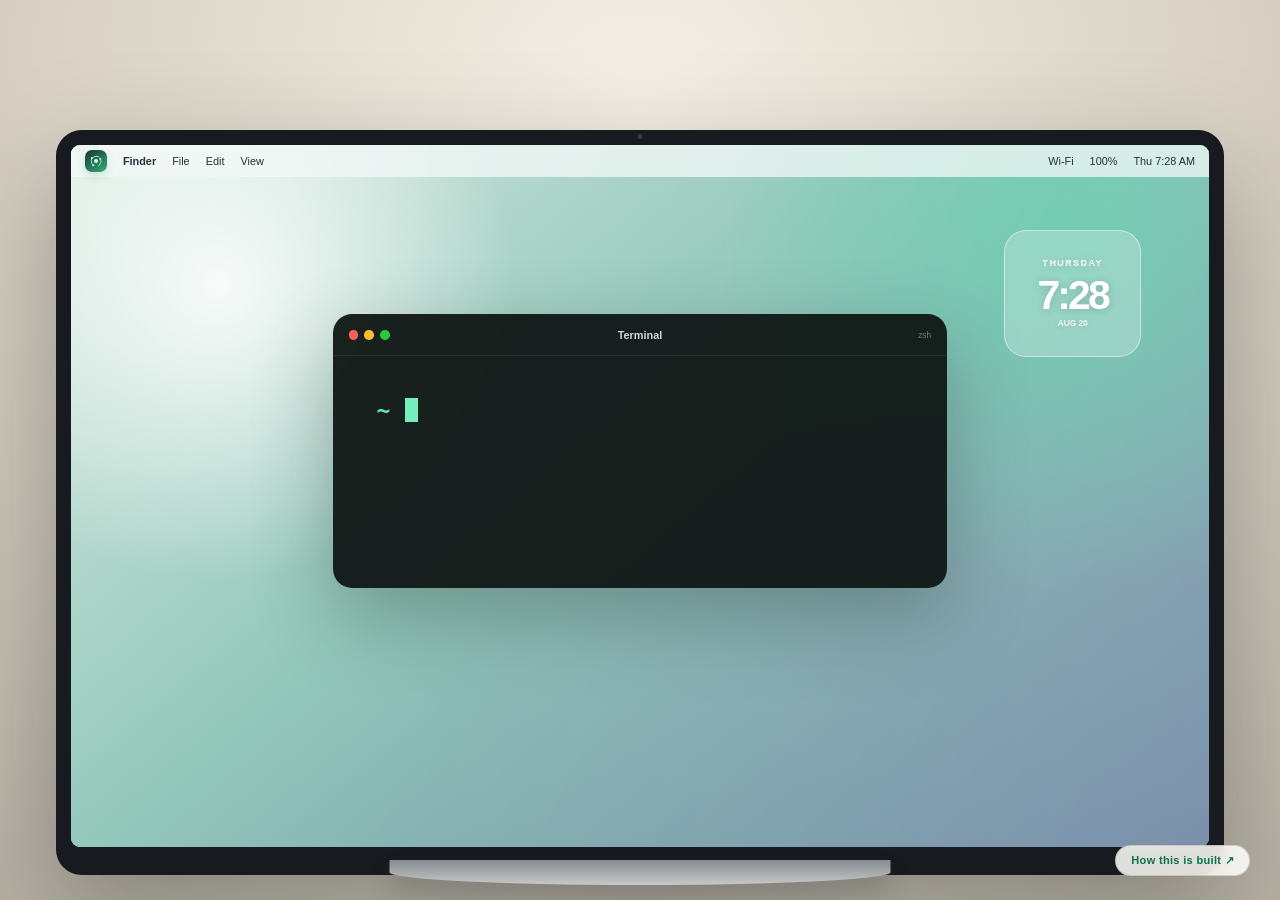
<file: docs/demo.html>
<!doctype html>
<html lang="en">
  <head>
    <meta charset="utf-8">
    <meta name="viewport" content="width=device-width, initial-scale=1">
    <meta
      name="description"
      content="A cinematic morning briefing from a persistent personal agent."
    >
    <title>Persistent Personal Agent</title>
    <link rel="icon" href="data:,">
    <link rel="stylesheet" href="styles.css">
    <link rel="stylesheet" href="tool-processes.css">
    <link rel="stylesheet" href="tool-previews.css">
  </head>
  <body>
    <main id="stage" class="stage" aria-label="Persistent personal agent animation">
      <section id="ad-narration" class="ad-narration" aria-hidden="true">
        <strong id="ad-narration-headline">Your day. Optimized.</strong>
        <span id="ad-narration-detail">Turns your messages, calendars, and commitments into a prioritized day.</span>
      </section>
      <div class="computer">
        <div class="camera-dot"></div>
        <div class="screen">
          <div class="desktop">
            <div class="menu-bar">
              <div class="menu-left">
                <span class="menu-logo" aria-hidden="true">
                  <svg viewBox="0 0 48 48">
                    <path d="M13 16C17 10 25 8 32 11M37 18C41 25 38 33 32 38M16 37C10 33 8 24 11 18"></path>
                    <circle cx="24" cy="24" r="6"></circle>
                    <circle cx="12" cy="15" r="3"></circle>
                    <circle cx="37" cy="17" r="3"></circle>
                    <circle cx="16" cy="37" r="3"></circle>
                  </svg>
                </span>
                <strong>Finder</strong>
                <span>File</span>
                <span>Edit</span>
                <span>View</span>
              </div>
              <div class="menu-right">
                <span>Wi-Fi</span>
                <span>100%</span>
                <span>Thu 7:28 AM</span>
              </div>
            </div>

            <div class="desktop-note">
              <span>THURSDAY</span>
              <strong>7:28</strong>
              <small>AUG 20</small>
            </div>

            <section id="terminal-window" class="terminal-window">
              <header class="window-header terminal-header">
                <div class="traffic-lights" aria-hidden="true">
                  <span></span><span></span><span></span>
                </div>
                <strong>Terminal</strong>
                <span>zsh</span>
              </header>
              <div class="terminal-body">
                <div class="terminal-prompt">
                  <span class="prompt-path">~</span>
                  <span id="typed-command"></span>
                  <span id="command-caret" class="command-caret"></span>
                </div>
                <div id="boot-status" class="boot-status">
                  <span class="boot-spinner"></span>
                  <div>
                    <strong>Preparing your day</strong>
                    <small>Calendar, spending, offers, alerts, and work</small>
                  </div>
                </div>
              </div>
            </section>

            <section id="assistant-window" class="assistant-window">
              <header class="assistant-topbar">
                <div class="brand-lockup">
                  <span class="agent-mark" aria-hidden="true">
                    <svg viewBox="0 0 48 48">
                      <path d="M13 16C17 10 25 8 32 11M37 18C41 25 38 33 32 38M16 37C10 33 8 24 11 18"></path>
                      <circle cx="24" cy="24" r="6"></circle>
                      <circle cx="12" cy="15" r="3"></circle>
                      <circle cx="37" cy="17" r="3"></circle>
                      <circle cx="16" cy="37" r="3"></circle>
                    </svg>
                  </span>
                  <div>
                    <strong>Yuchen Assistant</strong>
                    <small><i></i> Ready</small>
                  </div>
                </div>
                <div class="assistant-date">
                  <strong>Thursday</strong>
                  <span>August 20 · Bellevue</span>
                </div>
              </header>

              <div class="assistant-body">
                <aside class="agent-runtime">
                  <section id="preparation-panel" class="preparation-panel">
                    <div class="preparation-copy">
                      <span class="preparation-kicker"><i></i> AGENT STATUS</span>
                      <strong id="preparation-title">Searching your inbox</strong>
                      <p id="preparation-note">
                        Automatically choosing the best available access method for each account.
                      </p>
                    </div>
                    <div id="preparation-routes" class="preparation-routes">
                      <span>Gmail · API</span>
                      <span>Outlook · Chrome</span>
                    </div>
                  </section>

                  <section id="tool-preview" class="tool-preview" data-tool="gmail">
                    <header>
                      <span id="tool-preview-title">Gmail API</span>
                      <small>LIVE WORKSPACE</small>
                    </header>
                    <div class="tool-screen">
                      <div class="browser-chrome">
                        <i></i><i></i><i></i>
                        <span class="browser-tab">Authenticated workspace</span>
                        <span class="browser-lock">● secure</span>
                      </div>

                      <div class="tool-frame gmail-frame">
                        <div class="gmail-top">
                          <span class="gmail-menu">☰</span>
                          <span class="gmail-logo">M</span>
                          <strong>Gmail</strong>
                          <span class="gmail-search">⌕ Search mail</span>
                          <span class="app-avatar">YZ</span>
                        </div>
                        <div class="gmail-shell">
                          <nav class="gmail-sidebar">
                            <b>＋ Compose</b>
                            <span class="active">▣ Inbox <i>3</i></span>
                            <span>☆ Starred</span>
                            <span>◷ Snoozed</span>
                            <span>➤ Sent</span>
                          </nav>
                          <div class="gmail-inbox">
                            <div class="gmail-actions">☐　↻　⋮</div>
                            <div class="gmail-email unread"><i>☆</i><b>Priya Raman</b><span>OpenAI referral — Action required</span><time>9:42 AM</time></div>
                            <div class="gmail-email unread"><i>☆</i><b>Bellevue Medical</b><span>Your $20 balance is due</span><time>8:15 AM</time></div>
                            <div class="gmail-email"><i>☆</i><b>Research Sync</b><span>Agenda for this afternoon</span><time>Yesterday</time></div>
                          </div>
                        </div>
                      </div>

                      <div class="tool-frame outlook-frame">
                        <div class="outlook-top">
                          <span class="outlook-grid">⠿</span>
                          <span class="outlook-logo">O</span>
                          <strong>Outlook</strong>
                          <span class="outlook-search">⌕ Search</span>
                          <span class="app-avatar">YZ</span>
                        </div>
                        <div class="outlook-shell">
                          <nav class="outlook-rail"><span>✉</span><span class="active">▦</span><span>☑</span><span>♙</span></nav>
                          <aside class="outlook-mini">
                            <b>Calendar</b>
                            <span>My calendars</span>
                            <i>■ Work</i>
                            <i>■ Personal</i>
                          </aside>
                          <div class="outlook-calendar">
                            <header><b>Thursday, August 20</b><span>Day　Week</span></header>
                            <div class="calendar-row"><time>10 AM</time><span class="calendar-event purple">Review with Marcus</span></div>
                            <div class="calendar-row"><time>1 PM</time><span class="calendar-event green">Research sync</span></div>
                            <div class="calendar-row"><time>3 PM</time><span class="calendar-event blue">Team planning update</span></div>
                          </div>
                        </div>
                      </div>

                      <div class="tool-frame chrome-frame">
                        <div class="chrome-launch">
                          <span class="chrome-logo"></span>
                          <strong>Google Chrome</strong>
                          <p>Opening your authenticated work profile</p>
                          <div class="chrome-profile"><span class="app-avatar">YZ</span><div><b>Yuchen</b><small>Microsoft account · Sync on</small></div><i>✓</i></div>
                        </div>
                        <div class="chrome-navigation">
                          <div class="chrome-tabs"><span class="active">New Tab</span><i>＋</i></div>
                          <div class="chrome-address-row"><span>‹　›　↻</span><b>🔒 <i id="chrome-address"></i></b><em>YZ</em></div>
                          <div class="chrome-new-tab"><span class="chrome-logo"></span><strong>Google</strong><p>Searching and opening Microsoft Teams…</p></div>
                        </div>
                      </div>

                      <div class="tool-frame teams-frame">
                        <div class="teams-top">
                          <span class="teams-grid">⠿</span>
                          <span class="teams-logo">T</span>
                          <span class="teams-search">⌕ Search</span>
                          <span class="app-avatar">YZ</span>
                        </div>
                        <div class="teams-shell">
                          <nav class="teams-rail"><span>◉</span><span class="active">▣</span><span>♟</span><span>▦</span></nav>
                          <aside class="teams-chats">
                            <b>Chat</b>
                            <span class="active"><i>MA</i><em>Marcus</em><small>Let's review the new...</small></span>
                            <span><i>BP</i><em>BenchPress</em><small>New evaluation ready</small></span>
                            <span><i>RO</i><em>Research Ops</em><small>Planning update at 3:30</small></span>
                          </aside>
                          <div class="teams-thread">
                            <header><i>MA</i><div><b>Marcus</b><span>Manager · Available</span></div></header>
                            <p><b>Marcus</b>Let's review the new BenchPress version tomorrow. We can also discuss the team changes.</p>
                            <div class="teams-compose">Type a new message　　➤</div>
                          </div>
                        </div>
                      </div>

                      <div class="tool-frame market-frame">
                        <div class="invest-terminal">
                          <header><i></i><i></i><i></i><span>investment-mcp — zsh</span></header>
                          <div class="invest-output">
                            <span class="invest-step"><b>$</b> web_search --today fed · geopolitics · ai-semis · msft · holdings · commodities</span>
                            <span class="invest-step success">✓ 6 sweeps · 41 sources read</span>
                            <span class="invest-step"><b>$</b> read knowledge/tickers/** --sectors 9</span>
                            <span class="invest-step success">✓ 113 ticker files loaded</span>
                            <span class="invest-step"><b>$</b> mcp call investor-agent get_ticker_data --batch 113</span>
                            <span class="invest-step success">✓ 113 quotes · each stamped with source + timestamp</span>
                            <span class="invest-step"><b>$</b> fetch sec.gov/edgar MRVL 8-K 2026-08-19</span>
                            <span class="invest-step alert">→ verdict: no new actionable candidate</span>
                            <i class="terminal-caret"></i>
                          </div>
                        </div>
                      </div>
                      <div class="tool-frame sources-frame">
                        <div class="source-query">
                          <span>⌕</span>
                          <div>
                            <small>SEARCHING ACROSS SOURCES</small>
                            <strong id="source-activity-title">Finding relevant signals</strong>
                          </div>
                        </div>
                        <div id="source-activity-list" class="source-activity-list"></div>
                      </div>
                      <div class="tool-frame network-frame">
                        <div class="agent-tool-title"><span>◎</span><div><b>Personal network</b><small>Relationship memory</small></div></div>
                        <span class="profile-name">Marcus</span>
                        <span>Manager · BenchPress collaborator</span>
                        <span>Preferred channel · Microsoft Teams</span>
                      </div>
                    </div>
                  </section>
                </aside>

                <main class="result-stage">
                  <div id="assistant-content" class="assistant-content">
                  <section id="day-heading" class="day-heading">
                    <div>
                      <strong>Good morning, Yuchen.</strong>
                      <small>Here is what matters today.</small>
                    </div>
                    <span class="weather-pill">66 F · Clear</span>
                  </section>

                  <section id="important-card" class="important-card">
                    <div class="important-title">
                      <span>IMPORTANT TODAY</span>
                      <strong>Three things need your attention.</strong>
                      <small class="result-source">Agent searched Gmail through APIs and Outlook through authenticated Chrome.</small>
                    </div>
                    <div class="important-items">
                      <span><b>1</b> Reply to OpenAI referral email</span>
                      <span><b>2</b> Resolve the 11:00 meeting conflict</span>
                      <span><b>3</b> Pay the $20 medical bill</span>
                    </div>
                  </section>

                  <section id="schedule-card" class="schedule-card">
                    <header class="schedule-header">
                      <div>
                        <span class="section-label">TODAY'S SCHEDULE</span>
                        <h1>Your day, at a glance.</h1>
                        <small class="result-source schedule-source">Agent merged Google Calendar APIs and Outlook Calendar through Chrome.</small>
                      </div>
                      <span class="schedule-count">3 events</span>
                    </header>
                    <div class="schedule-line">
                      <article>
                        <time>10:00</time>
                        <span class="event-dot meeting"></span>
                        <div>
                          <strong>Review with Marcus</strong>
                          <small>Teams · 30 minutes</small>
                        </div>
                      </article>
                      <article>
                        <time>1:30</time>
                        <span class="event-dot focus"></span>
                        <div>
                          <strong>Research sync</strong>
                          <small>Memory agents · Room 4</small>
                        </div>
                      </article>
                      <article>
                        <time>3:30</time>
                        <span class="event-dot company"></span>
                        <div>
                          <strong>Team planning update</strong>
                          <small>Room 2 / Teams</small>
                        </div>
                      </article>
                    </div>
                  </section>

                  <section id="report-sections" class="report-sections">
                    <article class="report-section food-section">
                      <button class="report-trigger" type="button" data-section="food">
                        <span class="report-icon">🍽️</span>
                        <span class="report-title">
                          <strong>Food recommendations for today</strong>
                          <small>Agent combined calendar, spending, preferences, and card offers</small>
                        </span>
                        <span class="report-status">2 picks</span>
                        <span class="report-arrow">→</span>
                      </button>
                    </article>

                    <article class="report-section work-section">
                      <button class="report-trigger" type="button" data-section="work">
                        <span class="report-icon">💼</span>
                        <span class="report-title">
                          <strong>Work & inbox for today</strong>
                          <small>Agent checked Outlook and Teams through authenticated Chrome</small>
                        </span>
                        <span class="report-status">5 updates</span>
                        <span class="report-arrow">→</span>
                      </button>
                    </article>

                    <article class="report-section stock-section">
                      <button
                        class="report-trigger"
                        type="button"
                        data-section="stock"
                      >
                        <span class="report-icon">📈</span>
                        <span class="report-title">
                          <strong>Stock report for today</strong>
                          <small>113 tickers screened across 9 sectors · 0 recommended</small>
                        </span>
                        <span class="report-status neutral">0 buys</span>
                        <span class="report-arrow">→</span>
                      </button>
                    </article>

                    <article class="report-section news-section">
                      <button
                        class="report-trigger"
                        type="button"
                        data-section="news"
                      >
                        <span class="report-icon">🧠</span>
                        <span class="report-title">
                          <strong>AI & research for today</strong>
                          <small>Agent filtered AI news, new papers, and research memory</small>
                        </span>
                        <span class="report-status">3 new</span>
                        <span class="report-arrow">→</span>
                      </button>
                    </article>

                    <article class="report-section deals-section">
                      <button
                        class="report-trigger"
                        type="button"
                        data-section="deals"
                      >
                        <span class="report-icon">🏷️</span>
                        <span class="report-title">
                          <strong>Good deals for today</strong>
                          <small>Agent matched card offers and coupons to today's spending</small>
                        </span>
                        <span class="report-status">2 useful</span>
                        <span class="report-arrow">→</span>
                      </button>
                    </article>

                    <article class="report-section secondhand-section">
                      <button
                        class="report-trigger"
                        type="button"
                        data-section="secondhand"
                      >
                        <span class="report-icon">♻️</span>
                        <span class="report-title">
                          <strong>Secondhand for today</strong>
                          <small>Agent checked Marketplace messages, listings, and price changes</small>
                        </span>
                        <span class="report-status">1 alert</span>
                        <span class="report-arrow">→</span>
                      </button>
                    </article>
                  </section>
                  </div>
                </main>
              </div>

              <section id="conversation-window" class="conversation-window">
                <header class="conversation-header">
                  <span>ASK YOUR ASSISTANT</span>
                  <strong>One request becomes a complete workflow.</strong>
                </header>
                <div id="conversation-scroll" class="conversation-scroll">
                  <article id="user-request-bubble" class="user-request-bubble">
                    <span>YOU</span>
                    <p>Check Marcus's latest Teams message and help me reply.</p>
                  </article>
                  <div class="agent-trace">
                    <article class="trace-step"><b>1</b><div><strong>Searching your network</strong><span>people-ops · locating Marcus and your relationship</span></div></article>
                    <article class="trace-step"><b>2</b><div><strong>Relationship identified</strong><span>Manager · BenchPress collaborator</span></div></article>
                    <article class="trace-step"><b>3</b><div><strong>Opening the conversation</strong><span>Microsoft Teams has no supported message API → authenticated Chrome</span></div></article>
                    <article class="trace-step"><b>4</b><div><strong>Reading context and history</strong><span>Latest thread, BenchPress update, team changes, and your established tone</span></div></article>
                    <article class="trace-step"><b>5</b><div><strong>Applying workplace communication</strong><span>Concise · warm · proactive · appropriate for your manager</span></div></article>
                  </div>
                  <article id="reply-draft" class="reply-draft">
                    <span>DRAFT READY · WAITING FOR APPROVAL</span>
                    <p>Sounds good — I have the next BenchPress version ready, so we can review it tomorrow and use the rest of the time to discuss the team changes.</p>
                  </article>
                </div>
                <footer id="chat-composer" class="chat-composer">
                  <span id="chat-input"></span><i></i><b>↑</b>
                </footer>
              </section>
            </section>

            <section id="stock-detail-window" class="stock-detail-window">
              <header class="detail-topbar">
                <div class="detail-brand">
                  <span class="detail-mark">DB</span>
                  <div>
                    <span>DAILY BREAKING</span>
                    <strong>Stock report for today</strong>
                  </div>
                </div>
                <div class="market-state">
                  <i></i>
                  <div>
                    <strong>Market open</strong>
                    <span>Thursday · August 20</span>
                  </div>
                </div>
              </header>

              <div id="stock-scroll" class="stock-scroll">
                <section class="stock-overview">
                  <span class="detail-eyebrow">TODAY'S STOCK RESEARCH</span>
                  <h1>Buy nothing today.</h1>
                  <p>
                    It read <strong>113 tickers</strong> across nine sectors,
                    swept the news six ways, and pulled one SEC filing —
                    to tell you to do nothing.
                  </p>
                  <div class="overview-facts">
                    <span><b>113</b> tickers screened</span>
                    <span><b>41</b> sources read</span>
                    <span><b>0</b> recommended</span>
                  </div>
                  <div class="scroll-prompt">
                    <span>↓</span>
                    Scroll for the work behind it
                  </div>
                </section>

                <section class="stock-feed">
                  <header class="feed-heading">
                    <span>WHAT IT ACTUALLY DID</span>
                    <h2>Nine sectors. Every ticker. One at a time.</h2>
                    <p>No shortlist. It opens the whole universe every morning.</p>
                  </header>

                  <ol class="scan-grid">
                    <li class="chain-link scan-row"><span>01 · defense &amp; hedge</span><b>15</b><i style="--w:52%"></i></li>
                    <li class="chain-link scan-row"><span>02 · sectors</span><b>32</b><i style="--w:100%"></i></li>
                    <li class="chain-link scan-row"><span>03 · semiconductors</span><b>15</b><i style="--w:52%"></i></li>
                    <li class="chain-link scan-row"><span>04 · tech &amp; internet</span><b>13</b><i style="--w:45%"></i></li>
                    <li class="chain-link scan-row"><span>05 · geographic</span><b>15</b><i style="--w:52%"></i></li>
                    <li class="chain-link scan-row"><span>06 · commodities</span><b>8</b><i style="--w:28%"></i></li>
                    <li class="chain-link scan-row"><span>07 · broad income</span><b>10</b><i style="--w:34%"></i></li>
                    <li class="chain-link scan-row"><span>08 · themes</span><b>5</b><i style="--w:18%"></i></li>
                    <li class="chain-link scan-row"><span>09 · AI infrastructure</span><b>29</b><i style="--w:91%"></i></li>
                    <li class="chain-link scan-total"><span>total read today</span><b>113</b></li>
                  </ol>

                  <header class="feed-heading">
                    <span>HOW IT NARROWED</span>
                    <h2>Four questions, asked 113 times.</h2>
                  </header>

                  <ol class="gate-list">
                    <li class="chain-link gate-row">
                      <span class="gate-q">Is it a physical bottleneck in AI capex?</span>
                      <span class="gate-n">113 <i>→</i> 41</span>
                    </li>
                    <li class="chain-link gate-row">
                      <span class="gate-q">Any new hard signal in the last 24 hours?</span>
                      <span class="gate-n">41 <i>→</i> 6</span>
                    </li>
                    <li class="chain-link gate-row">
                      <span class="gate-q">Evidence — or is it just up on hype?</span>
                      <span class="gate-n">6 <i>→</i> 1</span>
                    </li>
                    <li class="chain-link gate-row gate-final">
                      <span class="gate-q">Still early — or am I chasing the move?</span>
                      <span class="gate-n">1 <i>→</i> 0</span>
                    </li>
                  </ol>

                  <section class="memory-block">
                    <header class="feed-heading">
                      <span>THE ONE THAT GOT CLOSEST</span>
                      <h2>And why it still said no.</h2>
                    </header>

                    <article class="memory-receipt lead-card">
                      <header class="lead-head">
                        <span class="lead-tic">MRVL</span>
                        <span class="lead-co">Marvell Technology</span>
                        <span class="lead-mv">+5.79% <b>$251.01</b></span>
                      </header>
                      <dl class="lead-rows">
                        <div><dt>Bottleneck</dt><dd>Optical interconnect &amp; custom silicon for AI data centers</dd></div>
                        <div><dt>Hard signal</dt><dd>Form 8-K, Aug 19 — Google granted a warrant for <b>58,970,907</b> shares at <b>$206.58</b></dd></div>
                        <div><dt>Source</dt><dd class="lead-src">sec.gov/edgar · filed by the company itself <i>↗</i></dd></div>
                      </dl>
                    </article>

                    <article class="memory-receipt against-card">
                      <p class="receipt-question">⚠ And here is the case against it</p>
                      <ul class="against-list">
                        <li>That warrant dilutes existing shareholders</li>
                        <li>The whole thesis leans on one customer — Google</li>
                        <li>Already +20.7% this month · buying now is chasing</li>
                      </ul>
                      <p class="receipt-source"><i>⤷</i> written before any recommendation, not after</p>
                    </article>

                    <article class="memory-receipt proof-card">
                      <p class="receipt-question">Every number above, and where it came from</p>
                      <dl class="proof-rows">
                        <div><dt>$251.01 · +5.79%</dt><dd>investor-agent · Aug 20 close</dd></div>
                        <div><dt>58,970,907 @ $206.58</dt><dd>SEC Form 8-K · filed Aug 19</dd></div>
                        <div><dt>+20.70% · 1 month</dt><dd>investor-agent · 30-day window</dd></div>
                      </dl>
                      <p class="receipt-source"><i>⤷</i> nothing estimated · a number it cannot source, it does not write</p>
                    </article>
                  </section>

                  <section class="closing-action">
                    <span>TODAY'S VERDICT</span>
                    <strong>No new actionable candidate.</strong>
                    <p>113 screened. 0 recommended. Every product wants you to trade. This one shows the work, then tells you to sit still.</p>
                  </section>
                </section>
              </div>
            </section>

            <svg
              id="cursor"
              class="cursor"
              viewBox="0 0 32 40"
              aria-hidden="true"
            >
              <path
                d="M2 2L2 31L10 24L16 37L22 34L16 22L27 22L2 2Z"
                fill="white"
                stroke="#10151d"
                stroke-width="2"
                stroke-linejoin="round"
              />
            </svg>
          </div>
        </div>
        <div class="computer-base"></div>
      </div>
    </main>

    <a class="writeup-link" href="./">
      How this is built &nearr;
    </a>

    <script src="app.js"></script>
  </body>
</html>
</file>
<file: docs/doc.css>
:root {
  color-scheme: light;
  --paper: #fffefa;
  --page: #f2f0e9;
  --ink: #17201c;
  --muted: #5f6d66;
  --faint: #8a958f;
  --green: #167a57;
  --green-soft: #e6f2ec;
  --blue-soft: #eaf0f7;
  --line: #d9ddd8;
  --code: #17231e;
}

* {
  box-sizing: border-box;
}

html {
  scroll-behavior: smooth;
  scroll-padding-top: 92px;
}

body {
  margin: 0;
  background:
    linear-gradient(rgba(23, 32, 28, 0.025) 1px, transparent 1px),
    var(--page);
  background-size: 100% 28px;
  color: var(--ink);
  font-family: Inter, ui-sans-serif, -apple-system, BlinkMacSystemFont, "Segoe UI", sans-serif;
}

a {
  color: var(--green);
}

.site-header {
  position: sticky;
  z-index: 20;
  top: 0;
  display: flex;
  width: 100%;
  min-height: 64px;
  align-items: center;
  justify-content: space-between;
  gap: 24px;
  border-bottom: 1px solid rgba(23, 32, 28, 0.11);
  background: rgba(255, 254, 250, 0.92);
  padding: 12px clamp(18px, 3vw, 56px);
  backdrop-filter: blur(18px);
}

.brand {
  display: flex;
  align-items: center;
  gap: 10px;
  color: var(--ink);
  font-size: 13px;
  font-weight: 800;
  text-decoration: none;
}

.brand svg {
  width: 32px;
  height: 32px;
  border-radius: 9px;
  background: linear-gradient(145deg, #173d2f, #36aa7d);
  color: #dcfff1;
  padding: 6px;
}

.brand path {
  fill: none;
  stroke: currentColor;
  stroke-linecap: round;
  stroke-width: 2.5;
}

.brand circle {
  fill: currentColor;
}

.site-header nav {
  display: flex;
  align-items: center;
  gap: 20px;
}

.site-header nav a {
  color: #435149;
  font-size: 12px;
  font-weight: 750;
  text-decoration: none;
}

.site-header nav a:hover {
  color: var(--green);
}

main {
  width: calc(100% - clamp(24px, 4vw, 80px));
  max-width: 1800px;
  margin: 32px auto 64px;
}

.paper {
  border: 1px solid rgba(23, 32, 28, 0.12);
  background: var(--paper);
  box-shadow: 0 22px 70px rgba(36, 44, 40, 0.11);
}

.paper-header {
  border-bottom: 1px solid var(--line);
  padding:
    clamp(46px, 6vw, 110px)
    clamp(28px, 8vw, 160px)
    clamp(54px, 5vw, 74px);
}

.eyebrow,
.section-number,
.table-of-contents > p {
  color: var(--green);
  font-size: 10px;
  font-weight: 900;
  letter-spacing: 0.16em;
}

.paper-header h1 {
  width: clamp(720px, 86vw, 1500px);
  max-width: 100%;
  margin: 16px 0 22px;
  font-family: Charter, "Iowan Old Style", "Palatino Linotype", Georgia, serif;
  font-size: clamp(42px, 4vw, 64px);
  font-weight: 650;
  letter-spacing: -0.045em;
  line-height: 1.02;
  text-wrap: balance;
}

.dek {
  width: clamp(680px, 74vw, 1240px);
  max-width: 100%;
  margin: 0;
  color: #46534c;
  font-family: Charter, "Iowan Old Style", Georgia, serif;
  font-size: clamp(18px, 1.35vw, 22px);
  line-height: 1.45;
}

.paper-meta {
  display: flex;
  flex-wrap: wrap;
  gap: 8px 22px;
  margin-top: 28px;
  color: var(--muted);
  font-size: 12px;
  font-weight: 650;
}

.paper-actions {
  display: flex;
  flex-wrap: wrap;
  align-items: center;
  gap: 14px 22px;
  margin-top: 30px;
}

.paper-actions a {
  font-size: 12px;
  font-weight: 800;
  text-decoration: none;
}

.paper-actions .primary-action {
  border-radius: 6px;
  background: var(--ink);
  color: white;
  padding: 12px 16px;
}

.paper-layout {
  display: grid;
  grid-template-columns: clamp(210px, 17vw, 300px) minmax(0, 1000px);
  justify-content: center;
  gap: clamp(40px, 5vw, 90px);
  padding:
    clamp(54px, 5vw, 74px)
    clamp(28px, 7vw, 128px)
    clamp(72px, 7vw, 104px);
}

.table-of-contents {
  align-self: start;
  position: sticky;
  top: 100px;
}

.table-of-contents nav {
  display: grid;
  margin-top: 16px;
}

.table-of-contents nav a {
  border-left: 0;
  color: var(--muted);
  font-size: 12.5px;
  font-weight: 650;
  line-height: 1.3;
  padding: 7px 0;
  text-decoration: none;
}

.table-of-contents nav a:hover {
  border-color: var(--green);
  color: var(--green);
}

.implementation-note {
  display: grid;
  gap: 6px;
  margin-top: 28px;
  border: 1px solid #c9d8d0;
  border-radius: 8px;
  background: #f0f7f3;
  padding: 14px;
}

.implementation-note strong {
  color: var(--green);
  font-size: 10px;
  text-transform: uppercase;
}

.implementation-note span {
  color: #53635b;
  font-size: 10px;
  line-height: 1.5;
}

.paper-body {
  min-width: 0;
}

.paper-body section {
  scroll-margin-top: 96px;
  margin-top: 82px;
}

.paper-body section:first-child {
  margin-top: 0;
}

.paper-body h2 {
  margin: 7px 0 20px;
  font-family: Charter, "Iowan Old Style", Georgia, serif;
  font-size: clamp(32px, 4.5vw, 48px);
  font-weight: 650;
  letter-spacing: -0.04em;
  line-height: 1.05;
}

.paper-body h3 {
  margin: 34px 0 12px;
  font-family: Charter, "Iowan Old Style", Georgia, serif;
  font-size: 23px;
  line-height: 1.2;
}

.paper-body p,
.paper-body li {
  color: #37443d;
  font-family: Charter, "Iowan Old Style", Georgia, serif;
  font-size: 17px;
  line-height: 1.72;
}

.paper-body p {
  margin: 0 0 20px;
}

.paper-body code {
  color: #0e6445;
  font-family: "SFMono-Regular", Consolas, "Liberation Mono", monospace;
  font-size: 0.85em;
}

.abstract {
  border-left: 3px solid var(--green);
  background: #f3f7f4;
  padding: 24px 28px;
}

.abstract h2 {
  margin-top: 0;
  font-size: 27px;
}

.abstract p {
  margin-bottom: 0;
  font-size: 16px;
}

.design-grid,
.future-grid {
  display: grid;
  grid-template-columns: repeat(2, 1fr);
  gap: 10px;
  margin-top: 28px;
}

.design-grid article,
.future-grid article {
  display: grid;
  gap: 7px;
  border: 1px solid var(--line);
  background: #fbfcfa;
  padding: 17px;
}

.design-grid strong,
.future-grid strong {
  font-size: 13px;
}

.design-grid span,
.future-grid span {
  color: var(--muted);
  font-size: 11px;
  line-height: 1.5;
}

.system-figure {
  margin: 32px 0;
  border: 1px solid #cfd6d1;
  background: #f7f9f7;
  padding: 20px;
}

.figure-title {
  display: flex;
  gap: 5px;
  margin-bottom: 18px;
  color: var(--muted);
  font-size: 10px;
}

.pipeline {
  display: grid;
  grid-template-columns: 1fr 22px 1fr 22px 1fr 22px 1fr;
  align-items: stretch;
}

.pipeline article {
  display: grid;
  align-content: start;
  gap: 5px;
  min-height: 112px;
  border: 1px solid #cbd4ce;
  background: white;
  padding: 13px;
}

.pipeline article small {
  color: var(--green);
  font-size: 8px;
  font-weight: 900;
  letter-spacing: 0.13em;
}

.pipeline article strong {
  font-size: 11px;
  line-height: 1.3;
}

.pipeline article span {
  color: var(--muted);
  font-size: 9px;
  line-height: 1.45;
}

.pipeline > i {
  display: grid;
  place-items: center;
  color: #7d9287;
  font-style: normal;
}

.pipeline-bridge {
  display: grid;
  justify-items: center;
  gap: 2px;
  padding: 10px 0;
  color: var(--green);
}

.pipeline-bridge span {
  font-size: 8px;
  font-weight: 850;
  letter-spacing: 0.1em;
  text-transform: uppercase;
}

.pipeline-bridge i {
  font-style: normal;
}

.feedback-bar {
  margin-top: 13px;
  border: 1px solid #bfd5c9;
  background: var(--green-soft);
  color: #315346;
  padding: 10px 13px;
  font-size: 9px;
  font-weight: 700;
  line-height: 1.5;
  text-align: center;
}

.schema-table-wrap {
  overflow-x: auto;
  margin: 28px 0;
}

.schema-table {
  width: 100%;
  min-width: 650px;
  border-collapse: collapse;
  font-size: 11px;
  text-align: left;
}

.schema-table th,
.schema-table td {
  border: 1px solid var(--line);
  padding: 12px;
  vertical-align: top;
}

.schema-table th {
  background: #f0f3f1;
  color: #45534b;
  font-size: 9px;
  letter-spacing: 0.08em;
  text-transform: uppercase;
}

.schema-table td {
  color: var(--muted);
  line-height: 1.5;
}

.equation,
.score-card {
  display: grid;
  gap: 9px;
  margin: 22px 0;
  border: 1px solid #c8d7cf;
  background: #f2f8f5;
  padding: 20px;
  text-align: center;
}

.equation span,
.score-card span {
  color: var(--green);
  font-size: 9px;
  font-weight: 900;
  letter-spacing: 0.13em;
  text-transform: uppercase;
}

.equation strong,
.score-card strong {
  font-family: "SFMono-Regular", Consolas, "Liberation Mono", monospace;
  font-size: clamp(14px, 2vw, 18px);
  line-height: 1.5;
}

.score-card small {
  color: var(--muted);
  font-family: "SFMono-Regular", Consolas, monospace;
  font-size: 10px;
}

pre {
  overflow-x: auto;
  margin: 26px 0;
  border-radius: 5px;
  background: var(--code);
  color: #dce9e2;
  padding: 22px;
  box-shadow: inset 0 1px 0 rgba(255, 255, 255, 0.07);
}

pre code {
  color: inherit !important;
  font-size: 11px !important;
  line-height: 1.72;
}

.version-example {
  display: grid;
  grid-template-columns: 1fr 40px 1fr;
  align-items: stretch;
  margin: 26px 0;
}

.version-example article {
  display: grid;
  gap: 7px;
  border: 1px solid var(--line);
  padding: 16px;
}

.version-example small {
  color: var(--faint);
  font-size: 8px;
  font-weight: 900;
  letter-spacing: 0.09em;
}

.version-example strong {
  font-family: "SFMono-Regular", Consolas, monospace;
  font-size: 11px;
}

.version-example span {
  color: var(--muted);
  font-size: 9px;
}

.version-example > i {
  display: grid;
  place-items: center;
  color: var(--green);
  font-style: normal;
}

.old-version {
  background: #f4f4f2;
}

.active-version {
  background: var(--green-soft);
}

.callout,
.safety-rules {
  margin: 26px 0;
  border-left: 3px solid #4b76a4;
  background: var(--blue-soft);
  padding: 18px 20px;
}

.callout > strong {
  font-size: 12px;
}

.callout p {
  margin: 7px 0 0;
  font-size: 14px;
}

.layer-stack {
  display: grid;
  gap: 7px;
  margin: 28px 0;
}

.layer-stack article {
  display: grid;
  grid-template-columns: 36px 1fr;
  gap: 13px;
  border: 1px solid var(--line);
  background: #fafbf9;
  padding: 14px;
}

.layer-stack article > span {
  display: grid;
  width: 31px;
  height: 31px;
  place-items: center;
  border-radius: 50%;
  background: var(--green-soft);
  color: var(--green);
  font-size: 9px;
  font-weight: 900;
}

.layer-stack strong {
  font-size: 12px;
}

.layer-stack p {
  margin: 3px 0 0;
  color: var(--muted);
  font-family: Inter, ui-sans-serif, sans-serif;
  font-size: 10px;
  line-height: 1.45;
}

.scenario {
  border-left: 3px solid var(--ink);
  padding-left: 18px;
  font-size: 19px !important;
  font-style: italic;
}

.walkthrough {
  display: grid;
  gap: 0;
  margin: 30px 0 0;
  padding: 0;
  list-style: none;
  counter-reset: step;
}

.walkthrough li {
  counter-increment: step;
  display: grid;
  grid-template-columns: 36px 1fr;
  gap: 4px 13px;
  border-top: 1px solid var(--line);
  padding: 17px 0;
}

.walkthrough li::before {
  grid-row: 1 / span 2;
  content: counter(step);
  display: grid;
  width: 30px;
  height: 30px;
  place-items: center;
  border-radius: 50%;
  background: var(--ink);
  color: white;
  font-family: Inter, sans-serif;
  font-size: 9px;
  font-weight: 900;
}

.walkthrough strong {
  font-family: Inter, sans-serif;
  font-size: 12px;
}

.walkthrough span {
  color: var(--muted);
  font-size: 14px;
  line-height: 1.55;
}

.boundary-grid {
  display: grid;
  grid-template-columns: 1fr 1fr;
  gap: 12px;
  margin: 28px 0;
}

.boundary-grid article {
  border: 1px solid var(--line);
  background: #fafbf9;
  padding: 20px;
}

.boundary-grid article > p {
  margin: 0;
  color: var(--green);
  font-family: Inter, sans-serif;
  font-size: 8px;
  font-weight: 900;
  letter-spacing: 0.14em;
}

.boundary-grid h3 {
  margin-top: 8px;
  font-size: 21px;
}

.boundary-grid ul,
.safety-rules ul {
  margin: 0;
  padding-left: 18px;
}

.boundary-grid li,
.safety-rules li {
  color: var(--muted);
  font-family: Inter, sans-serif;
  font-size: 10px;
  line-height: 1.65;
}

.safety-rules {
  border-color: var(--green);
  background: #edf6f1;
}

.safety-rules h3 {
  margin: 0 0 11px;
  font-family: Inter, sans-serif;
  font-size: 12px;
}

.paper-footer {
  display: grid;
  gap: 8px;
  margin-top: 88px;
  border-top: 1px solid var(--line);
  color: var(--muted);
  padding-top: 24px;
  font-size: 10px;
  line-height: 1.5;
}

@media (max-width: 1080px) {
  .paper-layout {
    grid-template-columns: 1fr;
    gap: 48px;
  }

  .table-of-contents {
    position: static;
    display: grid;
    grid-template-columns: 1fr 220px;
    gap: 18px;
  }

  .table-of-contents nav {
    grid-column: 1;
  }

  .implementation-note {
    grid-column: 2;
    grid-row: 1 / span 2;
    margin-top: 0;
  }
}

@media (max-width: 720px) {
  .site-header {
    padding: 11px 16px;
  }

  .site-header nav a:first-child {
    display: none;
  }

  main {
    width: 100%;
    margin-top: 0;
  }

  .paper {
    border-right: 0;
    border-left: 0;
  }

  .paper-layout {
    padding-right: 22px;
    padding-left: 22px;
  }

  .pipeline {
    grid-template-columns: 1fr;
    gap: 6px;
  }

  .pipeline > i {
    transform: rotate(90deg);
  }

  .pipeline article {
    min-height: auto;
  }

  .design-grid,
  .future-grid,
  .boundary-grid {
    grid-template-columns: 1fr;
  }

  .version-example {
    grid-template-columns: 1fr;
    gap: 7px;
  }

  .version-example > i {
    height: 22px;
    font-size: 0;
    transform: none;
  }

  .version-example > i::after {
    content: "\2193";
    font-size: 14px;
  }
}

@media (max-width: 500px) {
  .brand span {
    display: none;
  }

  .site-header nav {
    gap: 15px;
  }

  .paper-header {
    padding-right: 22px;
    padding-left: 22px;
  }

  .paper-header h1 {
    font-size: 38px;
  }

  .table-of-contents {
    grid-template-columns: 1fr;
  }

  .implementation-note {
    grid-column: 1;
    grid-row: auto;
  }

  .paper-body p,
  .paper-body li {
    font-size: 16px;
  }
}

/* Top-level bullet lists in the article body */
.paper-body > section > ul {
  margin: 22px 0;
  padding: 0;
  list-style: none;
  display: grid;
  gap: 13px;
}

.paper-body > section > ul > li {
  position: relative;
  padding-left: 22px;
  font-size: 15px;
  line-height: 1.62;
}

.paper-body > section > ul > li::before {
  content: "";
  position: absolute;
  top: 10px;
  left: 2px;
  width: 9px;
  height: 3px;
  background: var(--green);
}

.paper-body > section > ul > li > strong {
  color: var(--ink);
}

.paper-body > section > ul > li > code,
.schema-table code {
  font-size: 11px;
}

.schema-table td code {
  color: var(--ink);
  background: #f1f4f1;
  padding: 1px 4px;
}

.layer-stack article > div {
  min-width: 0;
}

.paper-body q {
  font-style: italic;
}

@media (max-width: 720px) {
  .paper-body > section > ul > li {
    font-size: 14px;
  }
}

.paper-body h4 {
  margin: 30px 0 10px;
  font-family: "SFMono-Regular", Consolas, "Liberation Mono", monospace;
  font-size: 13px;
  font-weight: 600;
  letter-spacing: 0.08em;
  text-transform: uppercase;
  color: var(--green);
}

.paper-body > section > ol {
  margin: 0 0 22px;
  padding-left: 26px;
}

.paper-body > section > ol > li {
  margin-bottom: 11px;
  padding-left: 6px;
}

.paper-body > section > ol > li::marker {
  color: var(--green);
  font-family: "SFMono-Regular", Consolas, monospace;
  font-size: 14px;
  font-weight: 600;
}

.table-of-contents nav a.toc-sub {
  margin-left: 10px;
  border-left: 1px solid var(--line);
  padding-left: 12px;
  font-size: 11px;
  color: var(--muted);
}

.scenario-box {
  margin: 26px 0;
  padding: 16px 20px 4px;
  border: 1px solid var(--line);
  border-left: 3px solid var(--green);
  border-radius: 4px;
  background: var(--paper);
}

.scenario-box .scenario-title {
  margin: 0 0 8px;
  font-size: 13px !important;
  font-weight: 650;
  letter-spacing: 0.04em;
  text-transform: uppercase;
  color: var(--green);
}

.scenario-box p {
  font-size: 17px !important;
  color: var(--muted);
}

.system-figure + p {
  margin-top: 22px;
}

.map-caption {
  display: block;
  margin-top: 14px;
  color: var(--muted);
  font-size: 13.5px;
  line-height: 1.55;
}

.map-caption code {
  font-family: "SFMono-Regular", Menlo, Consolas, monospace;
  font-size: 0.92em;
  background: none;
  padding: 0;
  color: inherit;
  white-space: nowrap;
}

/* ---------------------------------------------------------------- trace map */
.trace-figure {
  background: #fff;
}

.trace {
  position: relative;
}

.trace-map {
  display: block;
  width: 100%;
  height: auto;
  font-family: "SFMono-Regular", Menlo, Consolas, monospace;
  font-size: 13px;
}

.trace-map .trace-prompt {
  font-family: Georgia, "Times New Roman", serif;
  font-size: 14px;
  font-style: italic;
  fill: #3d4a44;
}

.trace-map marker path {
  fill: #4a7c59;
}

.trace-map marker#tr-email-on path,
.trace-map marker[id$="-on"] path {
  fill: #2f5d43;
}

.trace-map .trow text {
  fill: #1f2937;
}

.trace-map .trow.tell text {
  fill: #b6bcb8;
}

.trace-map .thl {
  fill: #4a7c59;
  fill-opacity: 0;
  transition: fill-opacity 0.12s;
}

.trace-map .trow.on .thl {
  fill-opacity: 0.16;
}

.trace-map .trow.on text {
  font-weight: 600;
}

.trace-map .tbox {
  fill: none;
  stroke: #2f5d43;
  stroke-width: 0;
  opacity: 0;
  transition: opacity 0.12s;
}

.trace-map .trow.end .tbox {
  stroke-width: 1.4;
  opacity: 1;
}

.trace-map .twire {
  stroke: #4a7c59;
  stroke-width: 1.3;
  stroke-opacity: 0.65;
}

.trace-map .thit {
  stroke: transparent;
  stroke-width: 15;
}

.trace-map .tbadge {
  fill: #4a7c59;
}

.trace-map .tnum {
  fill: #fff;
  font-size: 10.5px;
  font-weight: 700;
}

.trace-map .thop.on .twire {
  stroke: #2f5d43;
  stroke-opacity: 1;
  stroke-width: 2.1;
}

.trace-map .thop.on .tbadge {
  fill: #2f5d43;
}

.trace-map .thop.dim .twire {
  stroke-opacity: 0.16;
}

.trace-map .thop.dim .tbadge {
  fill-opacity: 0.28;
}

.trace-map .thop.dim .tnum {
  fill-opacity: 0.55;
}

.trace-tip {
  position: absolute;
  top: 0;
  left: 0;
  width: min(300px, 62vw);
  padding: 12px 14px;
  border: 1px solid #4a7c59;
  border-left: 3px solid #4a7c59;
  border-radius: 5px;
  background: #fff;
  box-shadow: 0 3px 14px rgba(31, 41, 55, 0.1);
  opacity: 0;
  transition: opacity 0.12s;
  pointer-events: none;
  z-index: 3;
}

.trace-tip.show {
  opacity: 1;
}

.trace-tip .hd {
  margin-bottom: 7px;
  font-family: "SFMono-Regular", Menlo, Consolas, monospace;
  font-size: 11.5px;
  line-height: 1.6;
  color: #1f2937;
}

.trace-tip .hd .n {
  display: inline-block;
  width: 17px;
  height: 17px;
  margin-right: 6px;
  border-radius: 50%;
  background: #4a7c59;
  color: #fff;
  font-size: 10.5px;
  font-weight: 700;
  line-height: 17px;
  text-align: center;
  vertical-align: 1px;
}

.trace-tip .hd .ar {
  color: #4a7c59;
}

.trace-tip .why {
  font-family: Georgia, "Times New Roman", serif;
  font-size: 12.5px;
  line-height: 1.55;
  color: #5a635e;
}
</file>
<file: docs/styles.css>
:root {
  color-scheme: light;
  --ink: #17211d;
  --muted: #718079;
  --line: rgba(38, 61, 52, 0.11);
  --green: #31c98c;
  --green-dark: #0c7150;
  --violet: #7667e8;
  --orange: #f19a58;
  --blue: #4e8cc9;
  --shadow: 0 42px 110px rgba(17, 26, 23, 0.34);
}

* { box-sizing: border-box; }
html, body { width: 100%; height: 100%; }
body {
  margin: 0;
  overflow: hidden;
  background:
    radial-gradient(circle at 50% 12%, #f5f0e6 0, #d9d2c5 58%, #b7b0a5 100%);
  color: var(--ink);
  font-family: Inter, ui-sans-serif, -apple-system, BlinkMacSystemFont, "Segoe UI", sans-serif;
}
button { font: inherit; }

.stage {
  display: grid;
  width: 100%;
  height: 100%;
  place-items: center;
  padding: clamp(16px, 3vw, 44px);
}
.computer {
  position: relative;
  width: min(1380px, 96vw, calc(92vh * 16 / 10.2));
  aspect-ratio: 16 / 10.2;
  border: clamp(8px, 1.2vw, 16px) solid #171b20;
  border-bottom-width: clamp(18px, 2.2vw, 28px);
  border-radius: clamp(16px, 2vw, 28px);
  background: #171b20;
  box-shadow: var(--shadow);
}
.camera-dot {
  position: absolute;
  z-index: 8;
  top: calc(clamp(8px, 1.2vw, 16px) * -0.72);
  left: 50%;
  width: 5px;
  height: 5px;
  border-radius: 50%;
  background: #353b42;
  transform: translateX(-50%);
}
.screen {
  position: relative;
  width: 100%;
  height: 100%;
  overflow: hidden;
  border-radius: 9px;
  background: #a8ccc2;
}
.computer-base {
  position: absolute;
  bottom: clamp(-38px, -3vw, -26px);
  left: 50%;
  width: 44%;
  height: clamp(18px, 2vw, 28px);
  border-radius: 0 0 70% 70%;
  background: linear-gradient(180deg, #878b8e, #c7c8c9);
  transform: translateX(-50%);
  box-shadow: 0 14px 24px rgba(35, 38, 40, 0.24);
}
.desktop {
  position: absolute;
  inset: 0;
  overflow: hidden;
  background:
    radial-gradient(circle at 13% 20%, rgba(255, 255, 255, 0.88), transparent 26%),
    radial-gradient(circle at 88% 14%, rgba(92, 209, 169, 0.72), transparent 30%),
    linear-gradient(140deg, #dcebe3 0%, #94c8bb 43%, #677f9e 100%);
}
.desktop::after {
  position: absolute;
  inset: 0;
  content: "";
  pointer-events: none;
  background: linear-gradient(115deg, transparent 42%, rgba(255, 255, 255, 0.14));
}
.menu-bar {
  position: relative;
  z-index: 9;
  display: flex;
  align-items: center;
  justify-content: space-between;
  height: 4.5%;
  min-height: 28px;
  background: rgba(244, 249, 247, 0.76);
  color: #25323a;
  padding: 0 1.25%;
  font-size: clamp(8px, 0.85vw, 12px);
  backdrop-filter: blur(18px);
}
.menu-left, .menu-right { display: flex; align-items: center; gap: 16px; }
.menu-logo {
  display: grid;
  width: 22px;
  height: 22px;
  place-items: center;
  border-radius: 7px;
  background: linear-gradient(145deg, #14372a, #35ad7e);
  color: #d7fff0;
  box-shadow: 0 4px 10px rgba(37, 151, 109, 0.2);
}
.menu-logo svg { width: 16px; height: 16px; overflow: visible; }
.menu-logo path { fill: none; stroke: currentColor; stroke-width: 2.5; stroke-linecap: round; }
.menu-logo circle { fill: currentColor; }
.desktop-note {
  position: absolute;
  top: 12%;
  right: 6%;
  display: grid;
  width: 12%;
  min-width: 106px;
  place-items: center;
  border: 1px solid rgba(255, 255, 255, 0.48);
  border-radius: 22px;
  background: rgba(248, 252, 250, 0.25);
  color: white;
  padding: 2.4% 1%;
  text-shadow: 0 1px 8px rgba(20, 40, 35, 0.22);
  backdrop-filter: blur(15px);
}
.desktop-note span { font-size: clamp(7px, 0.7vw, 10px); font-weight: 850; letter-spacing: 0.16em; }
.desktop-note strong { margin: 8% 0 4%; font-size: clamp(22px, 3.2vw, 46px); letter-spacing: -0.07em; line-height: 0.9; }
.desktop-note small { font-size: clamp(7px, 0.65vw, 10px); font-weight: 750; opacity: 0.82; }

.cursor {
  position: absolute;
  z-index: 30;
  top: 24%;
  left: 78%;
  width: clamp(20px, 2vw, 30px);
  filter: drop-shadow(0 2px 2px rgba(0, 0, 0, 0.25));
  transition: top 650ms cubic-bezier(0.2, 0.8, 0.2, 1), left 650ms cubic-bezier(0.2, 0.8, 0.2, 1), transform 120ms ease, opacity 180ms ease;
}
.cursor.to-terminal { top: 88%; left: 62%; }
.cursor.to-stock { top: 55%; left: 88%; }
.cursor.to-stock-scroll { top: 68%; left: 80%; }
.cursor.clicking { transform: scale(0.78); }
.cursor.hidden { opacity: 0; }
.cursor.scrolling { animation: cursor-scroll 850ms ease-in-out infinite; }

.terminal-window, .assistant-window, .stock-detail-window {
  position: absolute;
  z-index: 6;
  overflow: hidden;
  border: 1px solid rgba(31, 51, 43, 0.16);
  border-radius: clamp(13px, 1.5vw, 21px);
  box-shadow: 0 30px 80px rgba(27, 42, 36, 0.3);
}
.terminal-window {
  top: 24%;
  left: 23%;
  width: 54%;
  height: 39%;
  opacity: 0;
  background: rgba(17, 24, 22, 0.96);
  color: #e9fff6;
  transform: scale(0.72) translateY(24%);
  transform-origin: 70% 100%;
  transition: opacity 250ms ease, transform 410ms cubic-bezier(0.18, 0.9, 0.2, 1);
}
.terminal-window.open { opacity: 1; transform: scale(1) translateY(0); }
.terminal-window.complete { opacity: 0; transform: scale(1.07) translateY(-5%); }
.window-header {
  display: flex;
  align-items: center;
  min-height: 15%;
  border-bottom: 1px solid rgba(255, 255, 255, 0.08);
  padding: 0 2.5%;
}
.traffic-lights { display: flex; gap: 6px; width: 30%; }
.traffic-lights span { width: clamp(7px, 0.75vw, 11px); height: clamp(7px, 0.75vw, 11px); border-radius: 50%; background: #ff5f57; }
.traffic-lights span:nth-child(2) { background: #febc2e; }
.traffic-lights span:nth-child(3) { background: #28c840; }
.terminal-header strong { flex: 1; color: #cfd9d4; font-size: clamp(8px, 0.85vw, 12px); text-align: center; }
.terminal-header > span { width: 30%; color: #6e7c76; font-size: clamp(7px, 0.65vw, 10px); text-align: right; }
.terminal-body { padding: 6% 7%; font-family: "SFMono-Regular", Consolas, monospace; }
.terminal-prompt { display: flex; align-items: center; min-height: 1.5em; font-size: clamp(14px, 1.8vw, 26px); }
.prompt-path { margin-right: 12px; color: #66e8b4; font-weight: 850; }
.command-caret { width: 0.55em; height: 1.05em; margin-left: 3px; background: #72efbd; animation: blink 650ms steps(1) infinite; }
.command-caret.enter { width: 0; animation: none; }
.boot-status {
  display: flex;
  align-items: center;
  gap: 12px;
  margin-top: 8%;
  opacity: 0;
  transform: translateY(8px);
  transition: opacity 180ms ease, transform 180ms ease;
}
.boot-status.visible { opacity: 1; transform: translateY(0); }
.boot-status div { display: grid; gap: 3px; }
.boot-status strong { color: #bcefd9; font-family: inherit; font-size: clamp(8px, 0.85vw, 12px); }
.boot-status small { color: #73857e; font-family: inherit; font-size: clamp(7px, 0.65vw, 10px); }
.boot-spinner { width: 16px; height: 16px; border: 2px solid #3a4a44; border-top-color: #66e8b4; border-radius: 50%; animation: spin 700ms linear infinite; }

.assistant-window {
  inset: 6% 5% 8%;
  opacity: 0;
  background:
    radial-gradient(circle at 90% 3%, rgba(104, 222, 174, 0.14), transparent 25%),
    linear-gradient(145deg, #fbfcf8, #f3f5ef);
  transform: scale(0.91) translateY(4%);
  transition: opacity 360ms ease, transform 540ms cubic-bezier(0.18, 0.9, 0.2, 1);
}
.assistant-window.visible { opacity: 1; transform: scale(1) translateY(0); }
.assistant-window.receded { opacity: 0.28; transform: scale(0.94) translateY(0); filter: blur(2px); }
.assistant-topbar {
  display: flex;
  align-items: center;
  justify-content: space-between;
  height: 9%;
  border-bottom: 1px solid var(--line);
  background: rgba(255, 255, 255, 0.72);
  padding: 0 3%;
}
.brand-lockup { display: flex; align-items: center; gap: 10px; }
.brand-lockup div, .assistant-date { display: grid; gap: 2px; }
.brand-lockup strong { font-size: clamp(9px, 0.95vw, 14px); }
.brand-lockup small { display: flex; align-items: center; gap: 5px; color: var(--green-dark); font-size: clamp(6px, 0.6vw, 9px); font-weight: 750; }
.brand-lockup small i { width: 6px; height: 6px; border-radius: 50%; background: var(--green); }
.agent-mark {
  display: grid;
  width: clamp(27px, 2.8vw, 40px);
  aspect-ratio: 1;
  place-items: center;
  border-radius: 11px;
  background: linear-gradient(145deg, #14372a, #35ad7e);
  color: #c6ffe9;
  font-size: clamp(7px, 0.7vw, 10px);
  font-weight: 900;
  box-shadow: 0 8px 20px rgba(37, 151, 109, 0.22);
}
.agent-mark svg { width: 70%; height: 70%; overflow: visible; }
.agent-mark path { fill: none; stroke: currentColor; stroke-width: 2.5; stroke-linecap: round; }
.agent-mark circle { fill: currentColor; }
.assistant-date { text-align: right; }
.assistant-date strong { font-size: clamp(8px, 0.78vw, 12px); }
.assistant-date span { color: var(--muted); font-size: clamp(6px, 0.58vw, 9px); }
.day-heading { display: flex; align-items: center; justify-content: space-between; opacity: 0; transform: translateY(8px); transition: opacity 260ms ease, transform 260ms ease; }
.day-heading.visible { opacity: 1; transform: translateY(0); }
.day-heading div { display: grid; gap: 2px; }
.day-heading strong { font-size: clamp(15px, 1.8vw, 27px); letter-spacing: -0.045em; }
.day-heading small { color: var(--muted); font-size: clamp(7px, 0.7vw, 10px); }
.weather-pill { border-radius: 999px; background: #e9f5ef; color: var(--green-dark); padding: 6px 10px; font-size: clamp(6px, 0.6vw, 9px); font-weight: 800; }

.important-card { display: grid; gap: 14px; opacity: 0; margin-top: 2%; border: 1px solid #ecd9cb; border-radius: clamp(10px, 1vw, 14px); background: linear-gradient(90deg, #fff8f2, #fffdf9); padding: 2.6% 3%; transform: translateY(8px); transition: opacity 260ms ease, transform 300ms ease; }
.important-card.visible { opacity: 1; transform: translateY(0); }
.important-title { display: grid; gap: 5px; }
.important-title span { color: #af5c2b; font-size: clamp(10px, 0.95vw, 14px); font-weight: 900; letter-spacing: 0.13em; }
.important-title strong { font-size: clamp(15px, 1.5vw, 22px); }
.result-source { color: #7b6c63; font-size: clamp(10px, 0.86vw, 13px); font-weight: 650; line-height: 1.35; }
.important-items { display: grid; gap: 8px; }
.important-items span { display: flex; align-items: center; color: #544b45; font-size: clamp(12px, 1.15vw, 17px); font-weight: 700; line-height: 1.35; }
.important-items b { display: inline-grid; flex: 0 0 auto; width: 26px; height: 26px; place-items: center; margin-right: 10px; border-radius: 50%; background: #f8e5d8; color: #9d4d20; font-size: 10px; }

.schedule-card {
  opacity: 0;
  margin-top: 1.1%;
  border: 1px solid var(--line);
  border-radius: clamp(12px, 1.25vw, 18px);
  background: linear-gradient(115deg, #173b30, #245b49);
  color: white;
  padding: 1.3% 2%;
  transform: translateY(10px);
  box-shadow: 0 16px 32px rgba(31, 75, 59, 0.15);
  transition: opacity 300ms ease, transform 350ms cubic-bezier(0.18, 0.9, 0.2, 1);
}
.schedule-card.visible { opacity: 1; transform: translateY(0); }
.schedule-header { display: flex; align-items: center; justify-content: space-between; }
.section-label { color: #7ce0b8; font-size: clamp(5px, 0.54vw, 8px); font-weight: 900; letter-spacing: 0.14em; }
.schedule-header h1 { margin: 2px 0 0; font-size: clamp(11px, 1.25vw, 18px); letter-spacing: -0.025em; }
.schedule-source { color: #b6d1c5; }
.schedule-count { border-radius: 999px; background: rgba(255, 255, 255, 0.11); color: #d5e9e0; padding: 5px 8px; font-size: clamp(5px, 0.54vw, 8px); }
.schedule-line { display: grid; grid-template-columns: repeat(3, 1fr); gap: 1.6%; margin-top: 1%; }
.schedule-line article { display: grid; grid-template-columns: auto auto 1fr; align-items: center; gap: 8px; min-width: 0; border-left: 1px solid rgba(255, 255, 255, 0.12); padding-left: 8%; }
.schedule-line article:first-child { border-left: 0; padding-left: 0; }
.schedule-line time { color: #acd0c0; font-size: clamp(6px, 0.62vw, 9px); font-weight: 800; }
.schedule-line article div { display: grid; gap: 1px; min-width: 0; }
.schedule-line strong { overflow: hidden; font-size: clamp(7px, 0.72vw, 11px); text-overflow: ellipsis; white-space: nowrap; }
.schedule-line small { overflow: hidden; color: #a9c7ba; font-size: clamp(5px, 0.52vw, 8px); text-overflow: ellipsis; white-space: nowrap; }
.event-dot { width: 7px; height: 7px; border-radius: 50%; background: var(--green); box-shadow: 0 0 0 3px rgba(49, 201, 140, 0.15); }
.event-dot.meeting { background: #9b8ff5; }
.event-dot.lunch { background: #f5a56e; }
.event-dot.company { background: #73aee7; }

.report-sections { display: grid; grid-template-rows: repeat(6, minmax(94px, auto)); gap: 10px; height: auto; margin: 2% 0 3%; opacity: 0; transform: translateY(10px); transition: opacity 300ms ease, transform 350ms cubic-bezier(0.18, 0.9, 0.2, 1); }
.report-sections.visible { opacity: 1; transform: translateY(0); }
.report-section { overflow: hidden; opacity: 0; border: 1px solid var(--line); border-radius: clamp(11px, 1.1vw, 16px); background: rgba(255, 255, 255, 0.9); transform: translateY(10px); box-shadow: 0 8px 22px rgba(39, 61, 51, 0.055); transition: opacity 280ms ease, transform 320ms ease; }
.report-section.visible { opacity: 1; transform: translateY(0); }
.report-trigger { display: grid; grid-template-columns: auto 1fr auto auto; align-items: center; gap: 1.4%; width: 100%; height: 100%; min-height: 94px; border: 0; background: transparent; color: inherit; padding: 12px 16px; text-align: left; pointer-events: none; }
.report-icon { display: grid; width: clamp(44px, 4vw, 56px); aspect-ratio: 1; place-items: center; border-radius: 11px; background: #e6f5ee; color: var(--green-dark); font-family: "Apple Color Emoji", "Segoe UI Emoji", sans-serif; font-size: clamp(24px, 2.3vw, 32px); font-weight: 900; }
.news-section .report-icon { background: #eceaff; color: #594bc4; }
.food-section .report-icon { background: #fff0df; color: #ad5b21; }
.work-section .report-icon { background: #e8f1fa; color: #3478b6; }
.deals-section .report-icon { background: #fff4cf; color: #9b6a00; }
.secondhand-section .report-icon { background: #f1e9fb; color: #7145a7; }
.report-title { display: grid; gap: 2px; }
.report-title strong { font-size: clamp(16px, 1.45vw, 21px); }
.report-title small { display: block; color: #78847e; font-size: clamp(11px, 0.95vw, 14px); font-weight: 650; line-height: 1.3; }
.report-status { border-radius: 999px; background: #f0f2f1; color: #68756f; padding: 6px 10px; font-size: clamp(11px, 0.95vw, 14px); font-weight: 850; }
.report-status.positive { background: #e6f7ef; color: var(--green-dark); }
.report-arrow { color: #829089; font-size: clamp(18px, 1.7vw, 24px); font-weight: 800; }

.stock-detail-window {
  top: 14%;
  left: 37%;
  z-index: 12;
  width: 58%;
  height: 77%;
  opacity: 0;
  background:
    radial-gradient(circle at 92% 5%, rgba(91, 217, 166, 0.16), transparent 27%),
    linear-gradient(145deg, #fbfcf9, #f1f4ef);
  transform: scale(0.88) translateY(5%);
  transition: opacity 360ms ease, transform 520ms cubic-bezier(0.18, 0.9, 0.2, 1);
}
.stock-detail-window.visible { opacity: 1; transform: scale(1) translateY(0); }
.detail-topbar {
  display: flex;
  align-items: center;
  justify-content: space-between;
  height: 9%;
  border-bottom: 1px solid var(--line);
  background: rgba(255, 255, 255, 0.76);
  padding: 0 3%;
}
.detail-brand, .market-state { display: flex; align-items: center; gap: 10px; }
.detail-brand div, .market-state div { display: grid; gap: 2px; }
.detail-mark {
  display: grid;
  width: clamp(28px, 2.8vw, 40px);
  aspect-ratio: 1;
  place-items: center;
  border-radius: 11px;
  background: #173c2f;
  color: #79e0b7;
  font-size: clamp(6px, 0.6vw, 9px);
  font-weight: 900;
}
.detail-brand span, .market-state span { color: var(--muted); font-size: clamp(5px, 0.52vw, 8px); font-weight: 800; letter-spacing: 0.09em; }
.detail-brand strong, .market-state strong { font-size: clamp(8px, 0.8vw, 12px); }
.market-state i { width: 7px; height: 7px; border-radius: 50%; background: var(--green); box-shadow: 0 0 0 4px rgba(49, 201, 140, 0.13); }
.stock-scroll {
  height: 91%;
  overflow: hidden;
  scroll-behavior: smooth;
}
.stock-overview {
  display: grid;
  min-height: 100%;
  align-content: center;
  justify-items: center;
  padding: 7%;
  text-align: center;
}
.detail-eyebrow, .feed-heading > span, .story-news > span { color: var(--green-dark); font-size: clamp(5px, 0.54vw, 8px); font-weight: 900; letter-spacing: 0.13em; }
.stock-overview h1 { max-width: 76%; margin: 1.5% 0; font-size: clamp(26px, 3.8vw, 55px); letter-spacing: -0.06em; line-height: 1; }
.stock-overview > p { max-width: 62%; margin: 0; color: var(--muted); font-size: clamp(8px, 0.9vw, 13px); line-height: 1.5; }
.stock-overview > p strong { color: var(--green-dark); }
.overview-facts { display: flex; gap: 10px; margin-top: 4%; }
.overview-facts span { border-radius: 999px; background: white; color: var(--muted); padding: 8px 12px; font-size: clamp(6px, 0.62vw, 9px); box-shadow: 0 7px 18px rgba(39, 61, 51, 0.07); }
.overview-facts b { color: #33423b; }
.scroll-prompt { display: flex; align-items: center; gap: 8px; margin-top: 7%; color: #7b8882; font-size: clamp(6px, 0.62vw, 9px); }
.scroll-prompt span { display: grid; width: 24px; height: 24px; place-items: center; border-radius: 50%; background: #e5f4ed; color: var(--green-dark); }
.stock-feed { min-height: 100%; padding: 7% 8% 10%; background: #f7f8f4; }
.feed-heading { margin-bottom: 4%; }
.feed-heading h2 { margin: 0.8% 0; font-size: clamp(18px, 2.3vw, 33px); letter-spacing: -0.045em; }
.feed-heading p { margin: 0; color: var(--muted); font-size: clamp(7px, 0.7vw, 10px); }
.stock-story {
  display: grid;
  grid-template-columns: 24% 1fr auto;
  align-items: center;
  gap: 3%;
  border-top: 1px solid #dfe5e1;
  padding: 3.4% 0;
}
.story-stock { display: flex; align-items: center; gap: 10px; }
.story-stock div, .story-news { display: grid; gap: 2px; }
.story-ticker { display: grid; width: clamp(34px, 3.5vw, 50px); aspect-ratio: 1; place-items: center; border-radius: 11px; background: #e4f3ec; color: var(--green-dark); font-size: clamp(6px, 0.62vw, 9px); font-weight: 900; }
.story-stock strong { font-size: clamp(8px, 0.82vw, 12px); }
.story-stock small { color: var(--muted); font-size: clamp(5px, 0.52vw, 8px); }
.story-news strong { font-size: clamp(8px, 0.86vw, 13px); line-height: 1.3; }
.story-news p { margin: 2px 0 0; color: var(--muted); font-size: clamp(6px, 0.6vw, 9px); line-height: 1.4; }
.story-action { min-width: 58px; border-radius: 999px; padding: 6px 8px; font-size: clamp(5px, 0.5vw, 7px); font-weight: 900; text-align: center; }
.story-action.watch { background: #fff0df; color: #ad5b21; }
.story-action.hold { background: #e4f4ec; color: var(--green-dark); }
.story-action.research { background: #eceaff; color: #594bc4; }

@keyframes spin { to { transform: rotate(360deg); } }
@keyframes blink { 50% { opacity: 0; } }
@keyframes cursor-scroll { 50% { transform: translateY(14px); } }
@keyframes prep-pulse { 50% { opacity: 0.45; transform: scale(0.82); } }

@media (prefers-reduced-motion: reduce) {
  *, *::before, *::after { animation-duration: 1ms !important; transition-duration: 1ms !important; }
}
@media (max-aspect-ratio: 4 / 5) {
  .stage { padding: 10px; }
  .computer { width: 98vw; transform: rotate(90deg) scale(0.62); }
}

/* ---- Stock scene rewrite: causal chain + memory receipts ---- */

.causal-chain { display: grid; gap: 0; margin: 0 0 6%; padding: 0; list-style: none; }
.chain-link {
  position: relative;
  display: grid;
  gap: 3px;
  border: 1px solid var(--line);
  border-radius: 14px;
  background: white;
  padding: 2.4% 3%;
  opacity: 0;
  transform: translateY(14px);
  box-shadow: 0 10px 26px rgba(39, 61, 51, 0.06);
  transition: opacity 340ms ease, transform 340ms ease;
}
.chain-link.visible { opacity: 1; transform: translateY(0); }
.chain-link + .chain-link { margin-top: 26px; }
.chain-link + .chain-link::before {
  content: "↓";
  position: absolute;
  top: -23px;
  left: 50%;
  display: grid;
  width: 20px;
  height: 20px;
  place-items: center;
  transform: translateX(-50%);
  color: var(--green);
  font-size: 13px;
  font-weight: 900;
}
.chain-scope { color: var(--green-dark); font-size: clamp(5px, 0.54vw, 8px); font-weight: 900; letter-spacing: 0.13em; }
.chain-link strong { font-size: clamp(9px, 1vw, 15px); line-height: 1.3; letter-spacing: -0.02em; }
.chain-link.chain-alert { border-color: #f0c9a6; background: #fff7ef; }
.chain-link.chain-alert .chain-scope { color: #ad5b21; }
.chain-link.chain-alert .chain-scope::before { content: "⚠ "; }
.chain-link.chain-alert strong { color: #8f4715; }
.chain-link.chain-alert + .chain-link::before,
.chain-link.chain-alert::before { color: #d99155; }

.memory-block { margin-bottom: 6%; }
.memory-receipt {
  display: grid;
  gap: 2px;
  border: 1px solid #cfe4d9;
  border-left: 3px solid var(--green);
  border-radius: 14px;
  background: linear-gradient(120deg, rgba(235, 248, 241, 0.9), white);
  padding: 2.4% 3%;
  opacity: 0;
  transform: translateY(14px);
  transition: opacity 360ms ease, transform 360ms ease;
}
.memory-receipt.visible { opacity: 1; transform: translateY(0); }
.memory-receipt + .memory-receipt { margin-top: 2.4%; }
.receipt-question { margin: 0; color: var(--muted); font-size: clamp(7px, 0.76vw, 11px); }
.receipt-verdict { margin: 1px 0 0; font-size: clamp(10px, 1.15vw, 17px); font-weight: 800; letter-spacing: -0.03em; line-height: 1.2; }
.receipt-source { display: flex; align-items: center; gap: 5px; margin: 4px 0 0; color: var(--green-dark); font-size: clamp(6px, 0.62vw, 9px); font-weight: 700; }
.receipt-source i { font-style: normal; opacity: 0.65; }
.receipt-source b { border-radius: 999px; background: rgba(49, 201, 140, 0.16); padding: 2px 6px; font-weight: 900; }

.closing-action {
  display: grid;
  gap: 3px;
  border-radius: 16px;
  background: var(--ink);
  padding: 3% 3.4%;
  color: white;
  opacity: 0;
  transform: translateY(14px);
  transition: opacity 360ms ease, transform 360ms ease;
}
.closing-action.visible { opacity: 1; transform: translateY(0); }
.closing-action > span { color: var(--green); font-size: clamp(5px, 0.54vw, 8px); font-weight: 900; letter-spacing: 0.13em; }
.closing-action strong { font-size: clamp(10px, 1.15vw, 17px); letter-spacing: -0.03em; line-height: 1.25; }
.closing-action p { margin: 2px 0 0; color: rgba(255, 255, 255, 0.62); font-size: clamp(6px, 0.64vw, 9px); }

/* ---- Stock entry press feedback: make the click unmistakable ---- */
.report-section { transition: transform 160ms ease, box-shadow 220ms ease, border-color 220ms ease; }
.report-section.opening {
  transform: scale(0.975);
  border-color: var(--green);
  box-shadow: 0 0 0 3px rgba(49, 201, 140, 0.28), 0 10px 26px rgba(39, 61, 51, 0.14);
}
.report-section.opening .report-arrow { color: var(--green-dark); transform: translateX(3px); }
.report-arrow { transition: transform 200ms ease, color 200ms ease; }


/* ---- Stock scene: show the work ---- */
.scan-row + .scan-row::before,
.scan-total::before { content: none !important; }
.scan-row + .scan-row, .scan-total { margin-top: 0 !important; }
.scan-grid { list-style: none; margin: 0 0 30px; padding: 0; display: grid; gap: 7px; }
.scan-row {
  display: grid; grid-template-columns: 1fr auto; align-items: center;
  column-gap: 14px; row-gap: 6px;
  padding: 9px 14px; border: 1px solid rgba(23, 33, 29, 0.09);
  border-radius: 9px; background: #fff;
}
.scan-row span { font-size: 12.5px; color: var(--muted); letter-spacing: 0.01em; }
.scan-row b { font-size: 15px; font-weight: 700; color: var(--ink); font-variant-numeric: tabular-nums; }
.scan-row i {
  grid-column: 1 / -1; display: block; height: 3px; border-radius: 2px;
  background: linear-gradient(90deg, var(--green), rgba(49, 201, 140, 0.25));
  width: var(--w); transform-origin: left center; transform: scaleX(0);
  transition: transform 0.5s cubic-bezier(0.22, 1, 0.36, 1) 0.1s;
}
.scan-row.visible i { transform: scaleX(1); }
.scan-total {
  display: flex; justify-content: space-between; align-items: baseline;
  padding: 13px 16px; border-radius: 10px; margin-top: 3px;
  background: var(--ink); color: #fff;
}
.scan-total span { font-size: 11.5px; letter-spacing: 0.13em; text-transform: uppercase; opacity: 0.62; }
.scan-total b { font-size: 26px; font-weight: 700; font-variant-numeric: tabular-nums; }

.gate-list { list-style: none; margin: 0 0 30px; padding: 0; display: grid; gap: 9px; }
.gate-row {
  display: flex; justify-content: space-between; align-items: center; gap: 16px;
  padding: 13px 16px; border-radius: 10px;
  border: 1px solid rgba(23, 33, 29, 0.09); background: #fff;
}
.gate-q { font-size: 13.5px; color: var(--ink); line-height: 1.4; }
.gate-n {
  flex: none; font-size: 15px; font-weight: 700; color: var(--green-dark);
  font-variant-numeric: tabular-nums; white-space: nowrap;
}
.gate-n i { font-style: normal; opacity: 0.4; margin: 0 4px; }
.gate-final { border-color: rgba(49, 201, 140, 0.5); background: rgba(49, 201, 140, 0.07); }
.gate-final .gate-n { font-size: 17px; }

.lead-card { border-color: rgba(23, 33, 29, 0.13); }
.lead-head { display: flex; align-items: baseline; gap: 10px; flex-wrap: wrap; margin-bottom: 12px; }
.lead-tic {
  font-size: 15px; font-weight: 700; color: #fff; background: var(--ink);
  padding: 3px 9px; border-radius: 6px; letter-spacing: 0.03em;
}
.lead-co { font-size: 13px; color: var(--muted); }
.lead-mv { margin-left: auto; font-size: 13px; color: var(--green-dark); font-weight: 600; }
.lead-mv b { font-weight: 700; color: var(--ink); }
.lead-rows { margin: 0; display: grid; gap: 9px; }
.lead-rows > div { display: grid; grid-template-columns: 96px 1fr; gap: 12px; align-items: start; }
.lead-rows dt {
  font-size: 10.5px; letter-spacing: 0.11em; text-transform: uppercase;
  color: var(--muted); padding-top: 2px;
}
.lead-rows dd { margin: 0; font-size: 13px; line-height: 1.45; color: var(--ink); }
.lead-rows dd b { font-variant-numeric: tabular-nums; }
.lead-src { color: var(--green-dark); font-weight: 600; }
.lead-src i { font-style: normal; }

.against-card { border-color: rgba(214, 138, 40, 0.42); background: rgba(230, 160, 60, 0.07); }
.against-list { margin: 10px 0 12px; padding-left: 17px; display: grid; gap: 5px; }
.against-list li { font-size: 13px; line-height: 1.45; color: var(--ink); }

.missing-card { border-color: rgba(214, 138, 40, 0.42); background: rgba(230, 160, 60, 0.07); }
.invest-step.warn { color: #d68a28; }


/* ---- Provenance card ---- */
.proof-card { border-color: rgba(23, 33, 29, 0.13); }
.proof-rows { margin: 11px 0 10px; display: grid; gap: 7px; }
.proof-rows > div {
  display: grid; grid-template-columns: minmax(0, 1fr) minmax(0, 1fr);
  gap: 12px; align-items: baseline;
  padding-bottom: 7px; border-bottom: 1px dashed rgba(23, 33, 29, 0.12);
}
.proof-rows > div:last-child { border-bottom: none; padding-bottom: 0; }
.proof-rows dt { font-size: 13px; font-weight: 700; color: var(--ink); font-variant-numeric: tabular-nums; }
.proof-rows dd { margin: 0; font-size: 12px; color: var(--green-dark); font-weight: 600; text-align: right; }

/* Link from the demo to the write-up */
.writeup-link {
  position: fixed;
  z-index: 40;
  right: clamp(14px, 2.4vw, 30px);
  bottom: clamp(12px, 2vw, 24px);
  border: 1px solid rgba(23, 33, 29, 0.16);
  border-radius: 999px;
  background: rgba(255, 254, 250, 0.86);
  padding: 8px 15px;
  color: var(--green-dark);
  font-size: 11px;
  font-weight: 700;
  letter-spacing: 0.03em;
  text-decoration: none;
  backdrop-filter: blur(7px);
  transition: background 160ms ease, border-color 160ms ease;
}

.writeup-link:hover {
  border-color: rgba(12, 113, 80, 0.45);
  background: #fffefa;
}
</file>
<file: docs/tool-processes.css>
.stage {
  position: relative;
  grid-template-rows: auto minmax(0, 1fr);
  align-content: center;
  justify-items: center;
  gap: 10px;
  padding: 4px 20px 14px;
}
.computer { width: min(1600px, 96vw, calc((100vh - 155px) * 16 / 10.2)); transform: none; }
.ad-narration {
  position: relative;
  z-index: 20;
  top: auto;
  left: auto;
  display: grid;
  width: min(1500px, 96vw);
  justify-items: center;
  gap: 4px;
  opacity: 0;
  text-align: center;
  transform: translateY(-6px);
  pointer-events: none;
  transition: opacity 360ms ease, transform 420ms ease;
}
.ad-narration.visible { opacity: 1; transform: translateY(0); }
.ad-narration.changing { animation: narration-change 520ms ease both; }
.ad-narration strong { color: #17211d; font-size: clamp(60px, 6vw, 88px); letter-spacing: -0.055em; line-height: 0.96; }
.ad-narration span { color: #54645d; font-size: clamp(20px, 2vw, 30px); font-weight: 600; line-height: 1.1; }

.tool-preview[data-tool="chrome"] .chrome-frame { display: grid; }
.chrome-launch, .chrome-navigation { display: none; height: 100%; }
.tool-preview[data-phase="launch"] .chrome-launch,
.tool-preview[data-phase="signed-in"] .chrome-launch,
.tool-preview[data-phase="address"] .chrome-navigation { display: grid; }

.chrome-launch {
  align-content: center;
  justify-items: center;
  gap: 7px;
  background: #f7f8fb;
  padding: 18px;
  text-align: center;
}
.chrome-logo {
  display: block;
  width: 35px;
  height: 35px;
  border: 5px solid #fbbc04;
  border-radius: 50%;
  background: #4285f4;
  box-shadow: inset 0 0 0 5px white;
}
.chrome-launch strong { color: #30343a; font-size: 13px; }
.chrome-launch > p { margin: 0; color: #717780; font-size: 9px; }
.chrome-profile {
  display: grid;
  grid-template-columns: auto 1fr auto;
  align-items: center;
  gap: 8px;
  width: 86%;
  margin-top: 6px;
  border: 1px solid #d9dde3;
  border-radius: 9px;
  background: white;
  padding: 9px;
  text-align: left;
}
.chrome-profile div { display: grid; }
.chrome-profile b { font-size: 9px; }
.chrome-profile small { color: #717780; font-size: 8px; }
.chrome-profile > i { color: #2f9b63; font-style: normal; }
.chrome-navigation { grid-template-rows: 27px 31px 1fr; background: white; }
.chrome-tabs {
  display: flex;
  align-items: end;
  gap: 5px;
  background: #dfe3e8;
  padding: 4px 8px 0;
}
.chrome-tabs span { border-radius: 7px 7px 0 0; background: white; padding: 6px 28px 5px 8px; font-size: 8px; }
.chrome-tabs i { padding-bottom: 5px; font-size: 9px; font-style: normal; }
.chrome-address-row {
  display: grid;
  grid-template-columns: auto 1fr auto;
  align-items: center;
  gap: 7px;
  border-bottom: 1px solid #e1e4e8;
  padding: 0 8px;
  color: #5f6670;
  font-size: 9px;
}
.chrome-address-row b {
  min-height: 20px;
  border-radius: 10px;
  background: #eef0f3;
  padding: 5px 9px;
  color: #343a42;
  font-size: 9px;
  font-weight: 500;
}
.chrome-address-row b i { font-style: normal; }
.chrome-address-row em {
  display: grid;
  width: 20px;
  height: 20px;
  place-items: center;
  border-radius: 50%;
  background: #345b9c;
  color: white;
  font-size: 6px;
  font-style: normal;
  font-weight: 800;
}
.chrome-new-tab { display: grid; align-content: center; justify-items: center; gap: 7px; color: #4a5159; }
.chrome-new-tab .chrome-logo { width: 29px; height: 29px; border-width: 4px; }
.chrome-new-tab strong { font-size: 14px; }
.chrome-new-tab p { margin: 0; color: #777e86; font-size: 9px; }

.invest-terminal {
  height: 100%;
  background: #101715;
  color: #d7e5df;
  font-family: "SFMono-Regular", Consolas, monospace;
}
.invest-terminal header { display: flex; align-items: center; gap: 5px; height: 27px; background: #252d2a; padding: 0 8px; }
.invest-terminal header i { width: 6px; height: 6px; border-radius: 50%; background: #69736f; }
.invest-terminal header span { margin-left: 5px; color: #a9b5b0; font-size: 9px; }
.invest-output { display: grid; align-content: start; gap: 8px; height: calc(100% - 27px); overflow-y: auto; padding: 12px 11px; scrollbar-width: none; }
.invest-output::-webkit-scrollbar { display: none; }
.invest-step {
  opacity: 0;
  color: #d3ddd9;
  font-size: clamp(9px, 0.72vw, 11px);
  line-height: 1.35;
  transform: translateY(3px);
  transition: opacity 180ms ease, transform 220ms ease;
}
.invest-step.visible { opacity: 1; transform: translateY(0); }
.invest-step b { color: #5ce0a7; }
.invest-step.success { color: #79d8b0; padding-left: 10px; }
.invest-step.alert { border-left: 2px solid #f1b35f; background: rgba(241, 179, 95, 0.08); color: #ffd092; padding: 5px 7px; }
.terminal-caret { width: 6px; height: 12px; background: #65e5b1; animation: blink 800ms step-end infinite; }
.assistant-body { display: grid; grid-template-columns: 34% minmax(0, 1fr); gap: 14px; height: 91%; overflow: hidden; padding: 1.6% 2% 2%; }
.assistant-body.chat-transition .result-stage, .assistant-body.stock-transition .result-stage { opacity: 0; transform: translateY(-10px); pointer-events: none; }
.agent-runtime { display: grid; grid-template-rows: auto minmax(0, 1fr); gap: 11px; min-height: 0; }
.result-stage { min-width: 0; min-height: 0; transition: opacity 280ms ease, transform 360ms ease; }
.assistant-content { height: 100%; min-height: 0; overflow-y: auto; border: 1px solid #dfe8e3; border-radius: 16px; background: rgba(255, 255, 255, 0.72); padding: 14px 16px 20px; scroll-behavior: smooth; scrollbar-width: none; }
.assistant-content::-webkit-scrollbar { display: none; }
.preparation-panel { position: relative; display: grid; align-content: start; gap: 10px; opacity: 0; border: 1px solid #cfe4d9; border-radius: 16px; background: linear-gradient(120deg, rgba(235, 248, 241, 0.97), rgba(255, 255, 255, 0.97)); padding: 15px 16px; transform: translateY(8px); box-shadow: 0 14px 30px rgba(34, 84, 63, 0.12); transition: opacity 280ms ease, transform 320ms ease; }
.preparation-panel.visible { opacity: 1; transform: translateY(0); }
.preparation-copy { display: grid; gap: 4px; }
.preparation-kicker { display: flex; align-items: center; gap: 7px; color: var(--green-dark); font-size: 10px; font-weight: 900; letter-spacing: 0.12em; }
.preparation-kicker i { width: 8px; height: 8px; border-radius: 50%; background: var(--green); box-shadow: 0 0 0 5px rgba(49, 201, 140, 0.13); animation: prep-pulse 1.2s ease-in-out infinite; }
.preparation-copy strong { font-size: clamp(17px, 1.6vw, 23px); letter-spacing: -0.025em; }
.preparation-copy p { margin: 0; color: #617169; font-size: clamp(10px, 0.9vw, 13px); line-height: 1.4; }
.preparation-routes { display: flex; flex-wrap: wrap; gap: 7px; }
.preparation-routes span { border: 1px solid #cfe4d9; border-radius: 999px; background: white; color: #315b49; padding: 7px 10px; font-size: clamp(10px, 0.86vw, 13px); font-weight: 800; white-space: nowrap; }
.tool-preview { display: grid; grid-template-rows: auto minmax(0, 1fr); min-height: 0; overflow: hidden; border: 1px solid #d6e1db; border-radius: 16px; background: #f8faf8; box-shadow: 0 12px 26px rgba(34, 67, 53, 0.09); }
.tool-preview > header { display: flex; align-items: center; justify-content: space-between; border-bottom: 1px solid #dce5e0; background: white; padding: 10px 12px; }
.tool-preview > header span { font-size: clamp(11px, 1vw, 14px); font-weight: 850; }
.tool-preview > header small { color: var(--green-dark); font-size: 8px; font-weight: 900; letter-spacing: 0.1em; }
.tool-screen { min-height: 0; overflow: hidden; background: #eef2ef; padding: 9px; }
.tool-toolbar { display: flex; align-items: center; gap: 5px; height: 25px; border-radius: 8px 8px 0 0; background: #e1e7e3; padding: 0 8px; }
.tool-toolbar i { width: 6px; height: 6px; border-radius: 50%; background: #a9b5af; }
.tool-toolbar span { margin-left: auto; color: #75827b; font-size: 8px; }
.tool-frame { display: none; height: calc(100% - 25px); align-content: start; gap: 8px; border-radius: 0 0 8px 8px; background: white; padding: 12px; }
.tool-frame b { color: #31423a; font-size: clamp(11px, 1vw, 14px); }
.tool-preview[data-tool="gmail"] .gmail-frame, .tool-preview[data-tool="teams"] .teams-frame, .tool-preview[data-tool="market"] .market-frame, .tool-preview[data-tool="network"] .network-frame { display: grid; }
.mail-row, .market-line, .teams-message, .network-frame span { border-radius: 8px; background: #f2f5f3; color: #69766f; padding: 8px 9px; font-size: clamp(9px, 0.8vw, 12px); line-height: 1.3; }
.mail-row.active, .market-line.active { background: #e5f4ec; color: var(--green-dark); font-weight: 800; }
.teams-frame p { margin: 0; border-left: 3px solid #6e68c9; background: #f2f0fb; color: #58556a; padding: 10px; font-size: clamp(9px, 0.8vw, 12px); line-height: 1.45; }
.profile-name { color: #283c33 !important; font-size: clamp(15px, 1.4vw, 20px) !important; font-weight: 850; }

.conversation-window { position: absolute; top: 9%; right: 2%; bottom: 2%; left: 36%; display: grid; grid-template-rows: auto minmax(0, 1fr) auto; gap: 12px; z-index: 10; opacity: 0; border: 1px solid #dfe8e3; border-radius: 16px; background: linear-gradient(145deg, #f7faf7, #edf3ef); padding: 20px 24px 22px; transform: translateY(18px); pointer-events: none; transition: opacity 320ms ease, transform 420ms ease; }
.conversation-window.visible { opacity: 1; transform: translateY(0); pointer-events: auto; }
.conversation-header { display: grid; gap: 3px; }
.conversation-header span { color: var(--green-dark); font-size: 10px; font-weight: 900; letter-spacing: 0.13em; }
.conversation-header strong { font-size: clamp(18px, 1.8vw, 26px); letter-spacing: -0.03em; }
.conversation-scroll { min-height: 0; overflow-y: auto; display: grid; align-content: start; gap: 9px; padding-right: 4px; scroll-behavior: smooth; scrollbar-width: none; }
.conversation-scroll::-webkit-scrollbar { display: none; }
.user-request-bubble { justify-self: end; max-width: 68%; opacity: 0; border-radius: 16px 16px 4px 16px; background: #1e5b45; color: white; padding: 11px 14px; transform: translateY(8px); transition: opacity 260ms ease, transform 300ms ease; }
.user-request-bubble.visible, .trace-step.visible, .reply-draft.visible { opacity: 1; transform: translateY(0); }
.user-request-bubble span, .reply-draft span { font-size: 9px; font-weight: 900; letter-spacing: 0.1em; opacity: 0.72; }
.user-request-bubble p, .reply-draft p { margin: 4px 0 0; font-size: clamp(13px, 1.15vw, 17px); line-height: 1.4; }
.agent-trace { display: grid; gap: 7px; }
.trace-step { display: grid; grid-template-columns: 30px 1fr; align-items: center; gap: 10px; opacity: 0; border: 1px solid #dbe6e0; border-radius: 13px; background: white; padding: 9px 12px; transform: translateY(8px); transition: opacity 260ms ease, transform 300ms ease; }
.trace-step b { display: grid; width: 28px; height: 28px; place-items: center; border-radius: 50%; background: #e3f4eb; color: var(--green-dark); font-size: 10px; }
.trace-step div { display: grid; gap: 2px; }
.trace-step strong { font-size: clamp(12px, 1.05vw, 15px); }
.trace-step span { color: #718078; font-size: clamp(10px, 0.86vw, 13px); }
.reply-draft { opacity: 0; border: 1px solid #b9dccb; border-radius: 15px; background: #eef9f3; padding: 13px 15px; transform: translateY(8px); transition: opacity 300ms ease, transform 340ms ease; }
.reply-draft span { color: var(--green-dark); opacity: 1; }
.chat-composer { display: grid; grid-template-columns: 1fr auto auto; align-items: center; min-height: 50px; border: 1px solid #d7e2dc; border-radius: 15px; background: white; padding: 0 9px 0 15px; box-shadow: 0 10px 24px rgba(37, 72, 57, 0.08); }
.chat-composer span { font-size: clamp(12px, 1.05vw, 15px); }
.chat-composer i { width: 2px; height: 18px; background: var(--green-dark); animation: blink 800ms step-end infinite; }
.chat-composer b { display: grid; width: 34px; height: 34px; place-items: center; border-radius: 10px; background: var(--green-dark); color: white; font-size: 17px; }
.chat-composer.submitted { opacity: 0.55; }

.tool-preview[data-tool="sources"] .sources-frame { display: grid; }
.sources-frame { grid-template-rows: auto minmax(0, 1fr); min-height: 0; align-content: stretch; gap: 0; overflow: hidden; background: #f7f9f8; }
.source-query { display: grid; grid-template-columns: 28px 1fr; align-items: center; gap: 9px; min-height: 48px; border-bottom: 1px solid #dce5e0; background: white; padding: 8px 10px; }
.source-query > span { display: grid; width: 27px; height: 27px; place-items: center; border-radius: 9px; background: #e3f4eb; color: var(--green-dark); font-size: 17px; font-weight: 900; }
.source-query div { display: grid; gap: 2px; min-width: 0; }
.source-query small { color: #668075; font-size: 7px; font-weight: 900; letter-spacing: 0.1em; }
.source-query strong { overflow: hidden; color: #24352e; font-size: 10px; text-overflow: ellipsis; white-space: nowrap; }
.source-activity-list { display: grid; align-content: start; gap: 3px; min-height: 0; overflow: hidden; padding: 5px; }
.source-operation { display: grid; grid-template-columns: 25px minmax(0, 1fr) auto; align-items: center; gap: 7px; opacity: 0; border: 1px solid #dfe8e3; border-radius: 9px; background: white; padding: 2px 5px; transform: translateY(4px); transition: opacity 180ms ease, transform 220ms ease; }
.source-operation.visible { opacity: 1; transform: translateY(0); }
.source-operation > span { display: grid; width: 24px; height: 24px; place-items: center; border-radius: 7px; background: #f0f5f2; font-size: 13px; }
.source-operation div { display: grid; gap: 1px; min-width: 0; }
.source-operation b { overflow: hidden; color: #263b32; font-size: 8px; text-overflow: ellipsis; white-space: nowrap; }
.source-operation p { overflow: hidden; margin: 0; color: #68776f; font-size: 7px; text-overflow: ellipsis; white-space: nowrap; }
.source-operation small { border-radius: 999px; background: #e7f5ed; color: #277252; padding: 4px 6px; font-size: 7px; font-weight: 850; white-space: nowrap; }

.market-frame { grid-template-rows: minmax(0, 1fr); min-height: 0; align-content: stretch; gap: 0; overflow: hidden; }
.invest-terminal { height: auto; min-height: 0; overflow: hidden; }
.chrome-frame { grid-template-rows: minmax(0, 1fr); min-height: 0; align-content: stretch; gap: 0; overflow: hidden; }
.chrome-launch, .chrome-navigation { height: auto; min-height: 0; }

@keyframes narration-change {
  0% { opacity: 0; transform: translateY(-6px); }
  100% { opacity: 1; transform: translateY(0); }
}
</file>
<file: docs/tool-previews.css>
.tool-screen {
  padding: 0;
  background: #eef1f4;
}

.browser-chrome {
  display: flex;
  align-items: center;
  gap: 5px;
  height: 25px;
  background: #dee2e7;
  padding: 0 8px;
}

.browser-chrome > i {
  width: 6px;
  height: 6px;
  border-radius: 50%;
  background: #aab1ba;
}

.browser-tab {
  overflow: hidden;
  max-width: 52%;
  margin-left: 4px;
  border-radius: 6px 6px 0 0;
  background: #f7f8fa;
  color: #59616b;
  padding: 5px 9px;
  font-size: 7px;
  text-overflow: ellipsis;
  white-space: nowrap;
}

.browser-lock {
  margin-left: auto;
  color: #68736c;
  font-size: 7px;
}

.tool-frame {
  height: calc(100% - 25px);
  border-radius: 0;
  padding: 0;
}

.gmail-frame,
.outlook-frame,
.teams-frame {
  grid-template-rows: auto minmax(0, 1fr);
  min-height: 0;
  align-content: stretch;
  gap: 0;
  overflow: hidden;
}

.tool-preview[data-tool="outlook"] .outlook-frame {
  display: grid;
}

.app-avatar {
  display: grid;
  width: 19px;
  height: 19px;
  place-items: center;
  border-radius: 50%;
  background: #345b9c;
  color: white;
  font-size: 7px;
  font-weight: 800;
}

.gmail-top {
  display: grid;
  grid-template-columns: auto auto auto 1fr auto;
  align-items: center;
  gap: 6px;
  height: 32px;
  border-bottom: 1px solid #e6e9ed;
  background: white;
  padding: 0 8px;
}

.gmail-menu {
  color: #5f6368;
  font-size: 11px;
}

.gmail-logo {
  background: linear-gradient(135deg, #4285f4 20%, #ea4335 20% 48%, #fbbc04 48% 72%, #34a853 72%);
  color: transparent;
  background-clip: text;
  font-size: 16px;
  font-weight: 950;
}

.gmail-top strong {
  color: #5f6368;
  font-size: 10px;
}

.gmail-search {
  border-radius: 7px;
  background: #edf3fa;
  color: #687078;
  padding: 6px 8px;
  font-size: 7px;
}

.gmail-shell {
  display: grid;
  grid-template-columns: 31% 1fr;
  min-height: 0;
}

.gmail-sidebar {
  display: grid;
  align-content: start;
  gap: 3px;
  background: #f7f9fc;
  padding: 8px 5px;
}

.gmail-sidebar b {
  border-radius: 10px;
  background: #c2e7ff;
  color: #33465a;
  padding: 7px;
  font-size: 7px;
}

.gmail-sidebar span {
  display: flex;
  justify-content: space-between;
  border-radius: 8px;
  color: #59636e;
  padding: 5px 7px;
  font-size: 7px;
}

.gmail-sidebar span.active {
  background: #d3e3fd;
  color: #1f3654;
  font-weight: 800;
}

.gmail-sidebar i {
  font-style: normal;
}

.gmail-inbox {
  background: white;
}

.gmail-actions {
  border-bottom: 1px solid #e5e8eb;
  color: #727980;
  padding: 6px 8px;
  font-size: 7px;
}

.gmail-email {
  display: grid;
  grid-template-columns: auto 29% 1fr auto;
  gap: 5px;
  border-bottom: 1px solid #eceff1;
  color: #5f666d;
  padding: 7px 6px;
  font-size: 6.5px;
}

.gmail-email.unread {
  background: #f6f9ff;
  color: #30353a;
}

.gmail-email i {
  color: #889098;
  font-style: normal;
}

.gmail-email span {
  overflow: hidden;
  text-overflow: ellipsis;
  white-space: nowrap;
}

.gmail-email time {
  font-size: 6px;
  font-weight: 750;
}

.outlook-top {
  display: grid;
  grid-template-columns: auto auto auto 1fr auto;
  align-items: center;
  gap: 6px;
  height: 32px;
  background: #0f6cbd;
  color: white;
  padding: 0 8px;
}

.outlook-grid {
  font-size: 13px;
}

.outlook-logo {
  display: grid;
  width: 18px;
  height: 18px;
  place-items: center;
  background: #1473e6;
  font-size: 9px;
  font-weight: 900;
}

.outlook-top strong {
  font-size: 9px;
}

.outlook-search {
  border-radius: 4px;
  background: rgba(255, 255, 255, 0.9);
  color: #4b5c70;
  padding: 5px 8px;
  font-size: 7px;
}

.outlook-shell {
  display: grid;
  grid-template-columns: 24px 30% 1fr;
  min-height: 0;
  background: white;
}

.outlook-rail,
.teams-rail {
  display: grid;
  align-content: start;
  gap: 5px;
  background: #f2f2f2;
  padding: 8px 4px;
}

.outlook-rail span,
.teams-rail span {
  display: grid;
  height: 20px;
  place-items: center;
  border-radius: 4px;
  color: #61676d;
  font-size: 8px;
}

.outlook-rail span.active {
  background: #dcecff;
  color: #0f6cbd;
}

.outlook-mini {
  display: grid;
  align-content: start;
  gap: 8px;
  border-right: 1px solid #e6e6e6;
  padding: 10px 8px;
  font-size: 7px;
}

.outlook-mini b {
  font-size: 9px;
}

.outlook-mini i {
  color: #586675;
  font-style: normal;
}

.outlook-calendar header {
  display: flex;
  justify-content: space-between;
  border-bottom: 1px solid #e6e6e6;
  padding: 8px;
  font-size: 7px;
}

.calendar-row {
  display: grid;
  grid-template-columns: 32px 1fr;
  min-height: 43px;
  border-bottom: 1px solid #edf0f2;
}

.calendar-row time {
  color: #75808b;
  padding: 6px;
  font-size: 6px;
}

.calendar-event {
  align-self: center;
  border-left: 3px solid;
  border-radius: 3px;
  padding: 6px;
  font-size: 7px;
  font-weight: 750;
}

.calendar-event.purple { border-color: #7b61c9; background: #eee9fb; color: #544189; }
.calendar-event.green { border-color: #2e9b69; background: #e7f5ed; color: #267550; }
.calendar-event.blue { border-color: #2678c7; background: #e5f1fb; color: #205f99; }

.teams-top {
  display: grid;
  grid-template-columns: auto auto 1fr auto;
  align-items: center;
  gap: 7px;
  height: 32px;
  background: #5b5fc7;
  color: white;
  padding: 0 8px;
}

.teams-grid {
  font-size: 13px;
}

.teams-logo {
  display: grid;
  width: 19px;
  height: 19px;
  place-items: center;
  border-radius: 4px;
  background: #7b83eb;
  font-size: 10px;
  font-weight: 900;
}

.teams-search {
  border-radius: 4px;
  background: rgba(255, 255, 255, 0.9);
  color: #545770;
  padding: 5px 8px;
  font-size: 7px;
}

.teams-shell {
  display: grid;
  grid-template-columns: 24px 35% 1fr;
  min-height: 0;
  background: white;
}

.teams-rail {
  background: #ebebf2;
}

.teams-rail span.active {
  background: white;
  color: #5b5fc7;
}

.teams-chats {
  display: grid;
  align-content: start;
  gap: 4px;
  border-right: 1px solid #e3e4e8;
  background: #f7f7f9;
  padding: 8px 5px;
}

.teams-chats > b {
  padding: 0 4px 5px;
  font-size: 9px;
}

.teams-chats > span {
  display: grid;
  grid-template-columns: 20px 1fr;
  border-radius: 5px;
  padding: 5px;
}

.teams-chats > span.active {
  background: #e8e8f5;
}

.teams-chats i,
.teams-thread header > i {
  display: grid;
  width: 19px;
  height: 19px;
  grid-row: span 2;
  place-items: center;
  border-radius: 50%;
  background: #8b72c7;
  color: white;
  font-size: 6px;
  font-style: normal;
}

.teams-chats em {
  font-size: 7px;
  font-style: normal;
  font-weight: 800;
}

.teams-chats small {
  overflow: hidden;
  color: #777b84;
  font-size: 6px;
  text-overflow: ellipsis;
  white-space: nowrap;
}

.teams-thread {
  display: grid;
  grid-template-rows: auto 1fr auto;
  min-width: 0;
  padding: 7px;
}

.teams-thread header {
  display: flex;
  align-items: center;
  gap: 6px;
  border-bottom: 1px solid #e6e6e8;
  padding-bottom: 6px;
}

.teams-thread header div {
  display: grid;
}

.teams-thread header b {
  font-size: 8px;
}

.teams-thread header span {
  color: #6f747d;
  font-size: 6px;
}

.teams-thread p {
  align-self: start;
  margin: 10px 0;
  border-radius: 6px;
  background: #f1f1f5;
  color: #4d4f56;
  padding: 8px;
  font-size: 7px;
  line-height: 1.45;
}

.teams-thread p b {
  display: block;
  margin-bottom: 3px;
  color: #33343a;
}

.teams-compose {
  border: 1px solid #d7d8de;
  border-radius: 4px;
  color: #8a8e97;
  padding: 6px;
  font-size: 6px;
}

.agent-tool-title {
  display: flex;
  align-items: center;
  gap: 9px;
}

.agent-tool-title > span {
  display: grid;
  width: 28px;
  height: 28px;
  place-items: center;
  border-radius: 8px;
  background: #e4f3eb;
  color: #287052;
}

.agent-tool-title div {
  display: grid;
}

.agent-tool-title small {
  color: #77847d;
  font-size: 7px;
}
</file>
